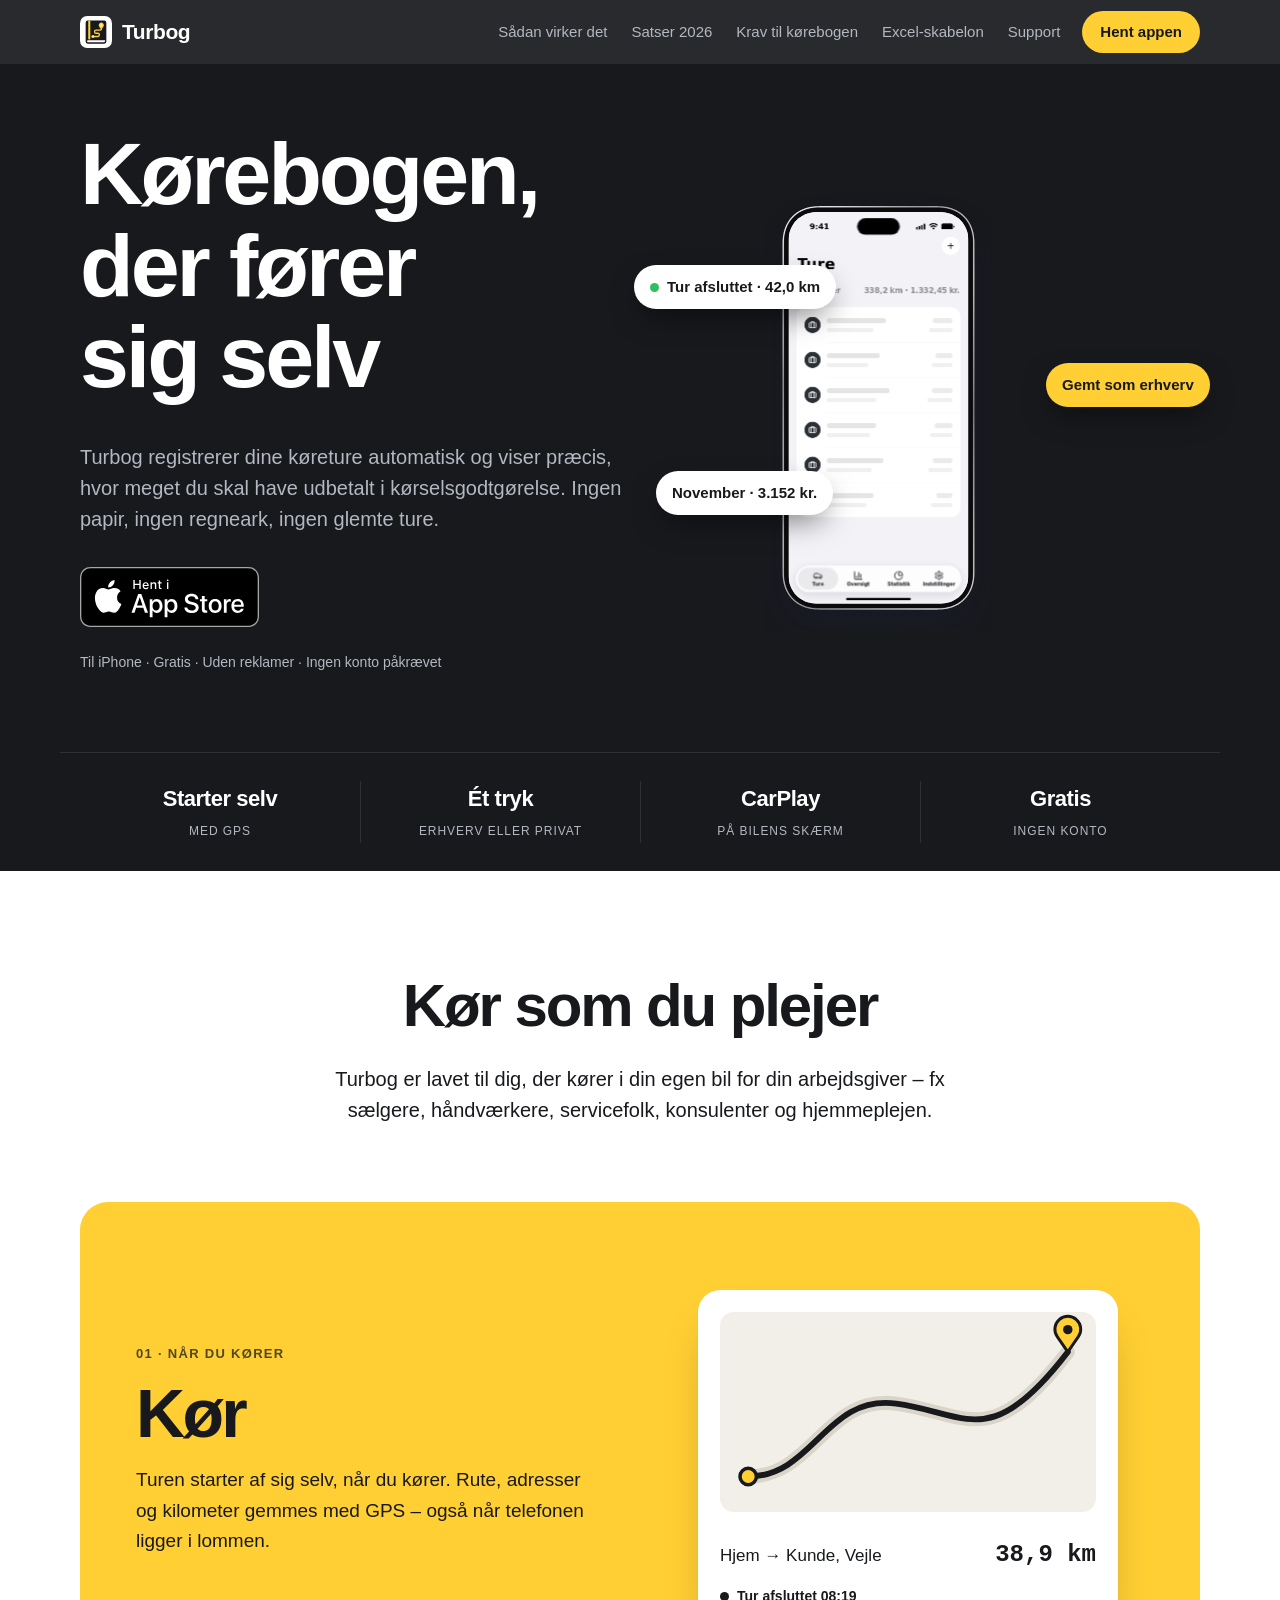
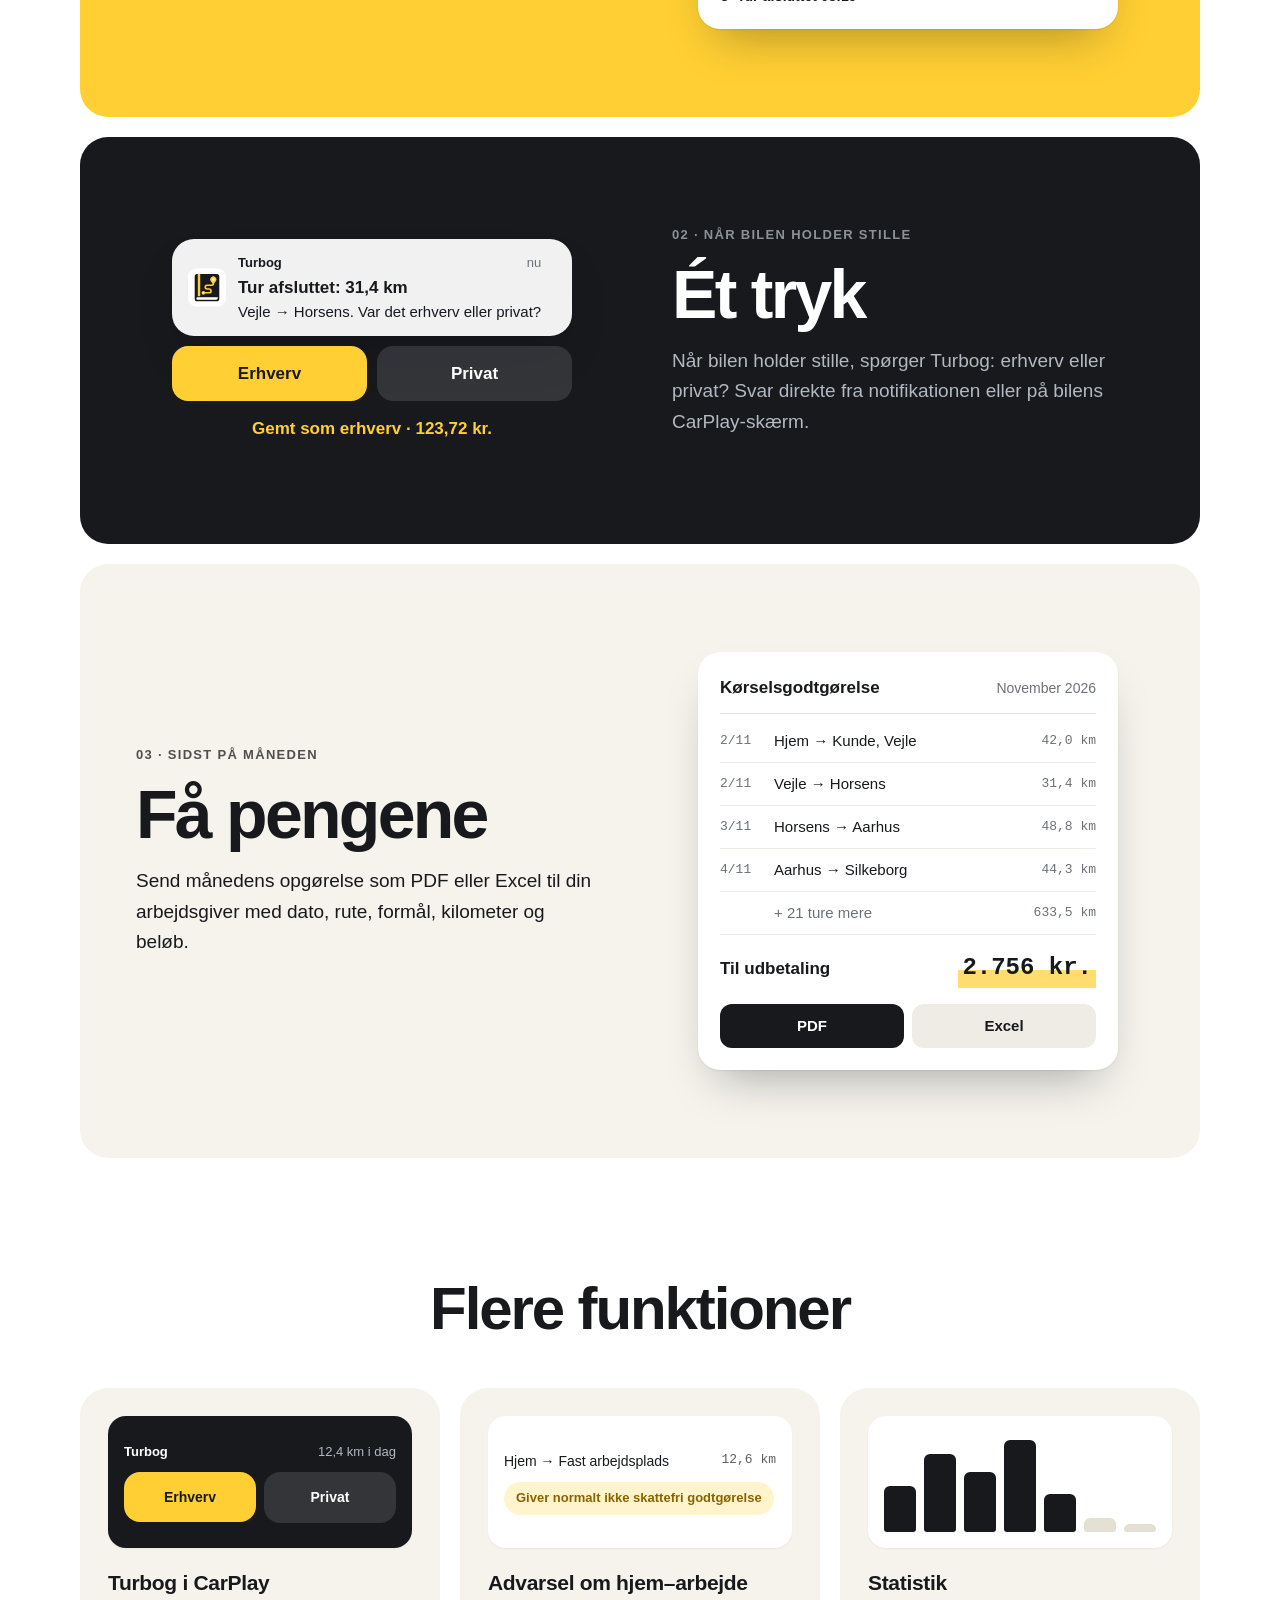
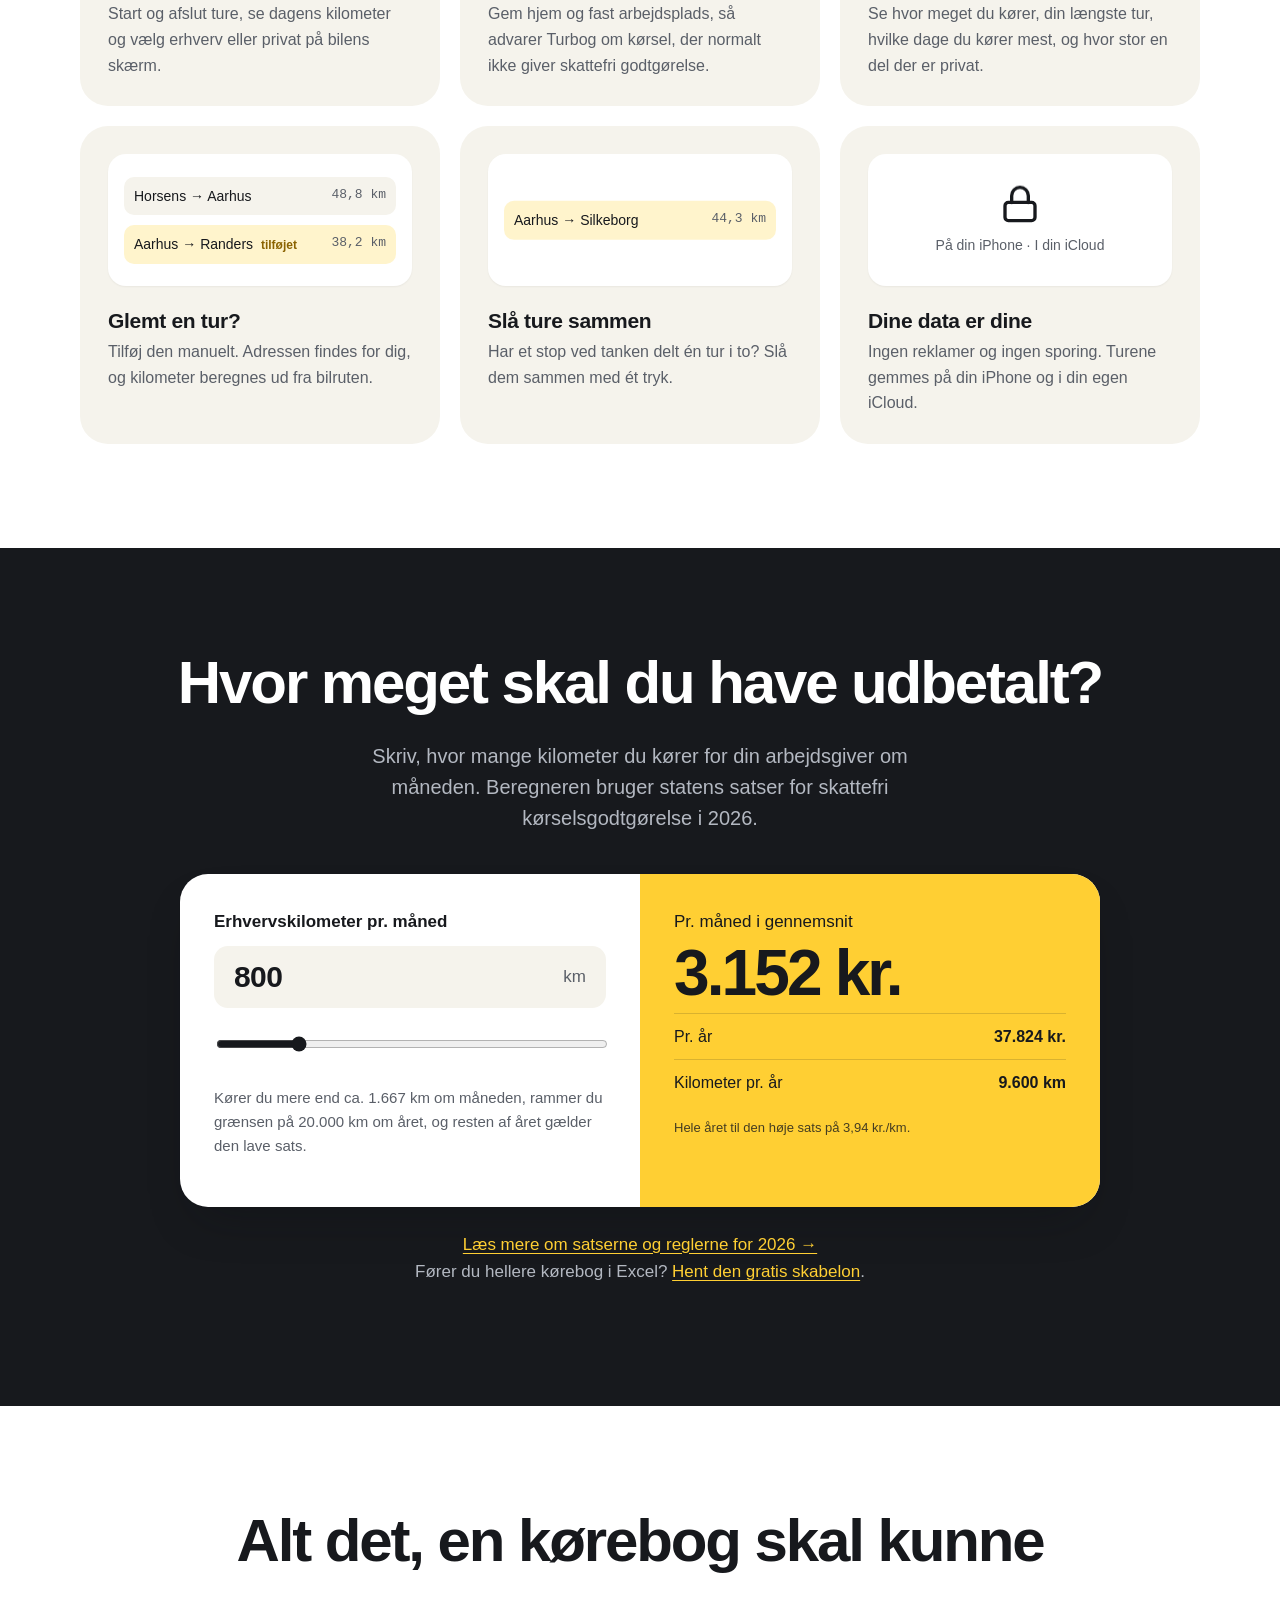
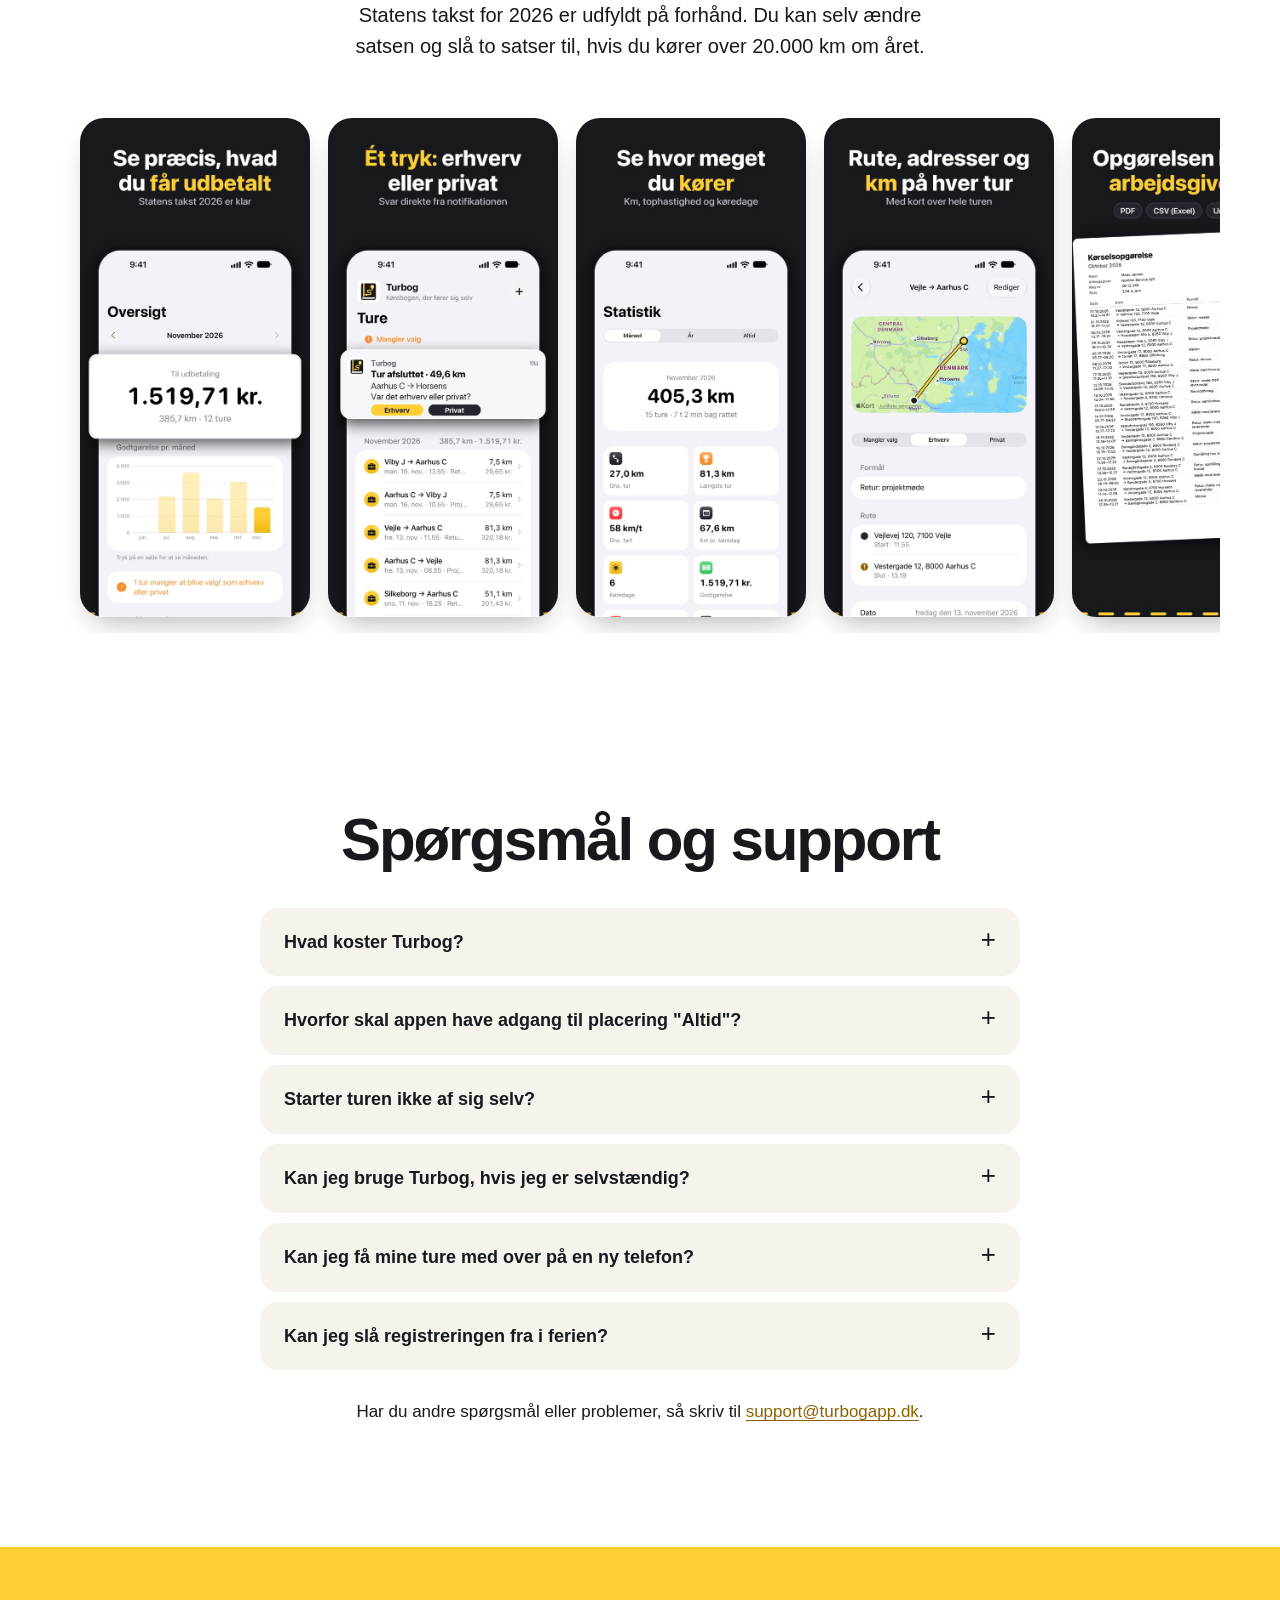
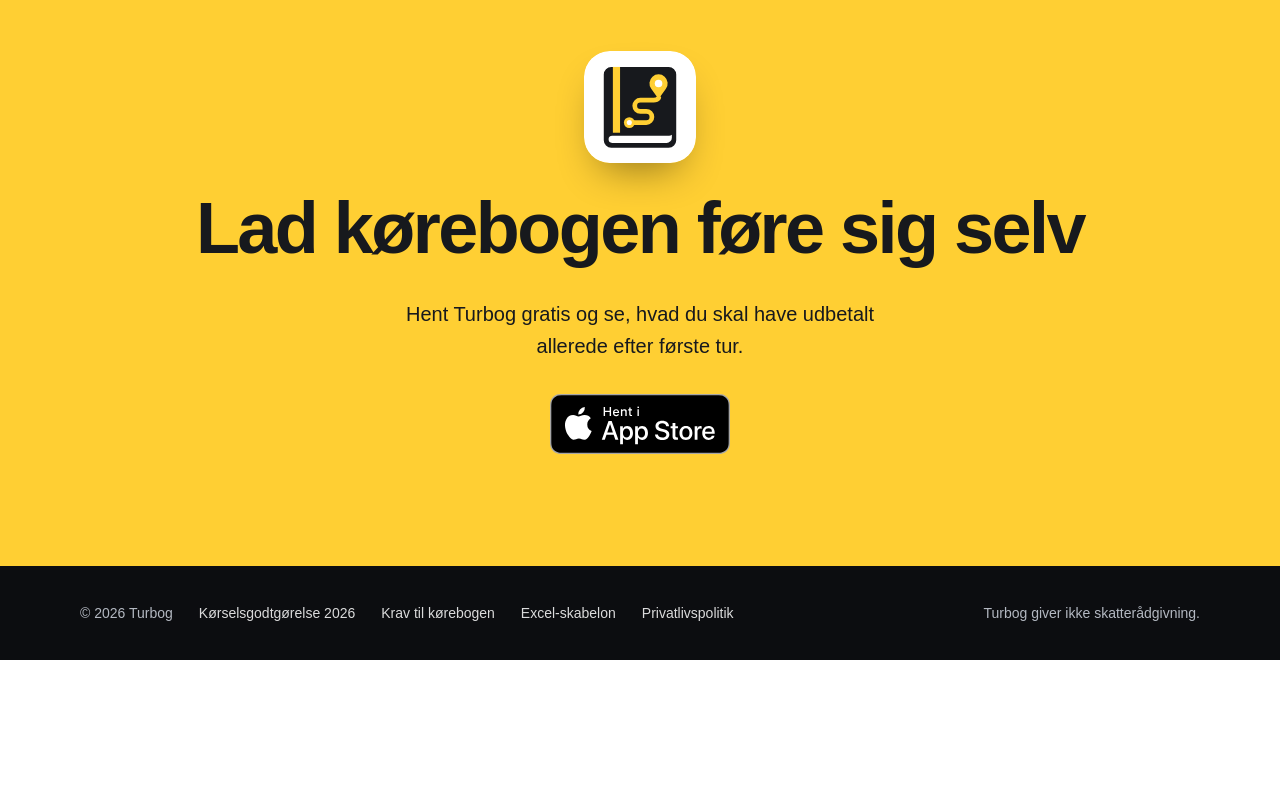
<file: index.html>
<!doctype html>
<html lang="da">
<head>
<meta charset="utf-8">
<meta name="viewport" content="width=device-width, initial-scale=1">
<title>Turbog – automatisk kørebog og kørselsgodtgørelse til iPhone</title>
<meta name="description" content="Gratis automatisk kørebog til iPhone. Registrerer dine ture med GPS, beregner kørselsgodtgørelse og laver opgørelsen til din arbejdsgiver.">
<meta property="og:title" content="Turbog – kørebogen, der fører sig selv">
<meta property="og:description" content="Gratis, automatisk kørebog til iPhone. Se præcis, hvad du får udbetalt i kørselsgodtgørelse.">
<meta property="og:image" content="https://turbogapp.dk/img/da-1-automatisk.jpg">
<meta property="og:type" content="website">
<meta property="og:url" content="https://turbogapp.dk/">
<meta property="og:locale" content="da_DK">
<meta name="apple-itunes-app" content="app-id=6831318578">
<link rel="icon" href="img/logo.svg" type="image/svg+xml">
<link rel="apple-touch-icon" href="img/logo-180.png">
<link rel="canonical" href="https://turbogapp.dk/">
<link rel="stylesheet" href="stageshow/stageshow.css">
<link rel="stylesheet" href="style.css">
<script type="application/ld+json">
{
  "@context": "https://schema.org",
  "@type": "SoftwareApplication",
  "name": "Turbog: Automatisk kørebog",
  "operatingSystem": "iOS",
  "applicationCategory": "BusinessApplication",
  "inLanguage": "da",
  "url": "https://apps.apple.com/dk/app/id6831318578",
  "sameAs": "https://turbogapp.dk/",
  "offers": { "@type": "Offer", "price": "0", "priceCurrency": "DKK" }
}
</script>
</head>
<body>

<header class="top">
  <div class="wrap">
    <a class="brand" href="./"><img src="img/logo.svg" alt="" width="34" height="34">Turbog</a>
    <nav>
      <a href="#saadan">Sådan virker det</a>
      <a href="korselsgodtgorelse-2026.html">Satser 2026</a>
      <a href="korebog-krav.html">Krav til kørebogen</a>
      <a href="korebog-skabelon.html">Excel-skabelon</a>
      <a href="#support">Support</a>
    </nav>
    <a class="btn small" href="https://apps.apple.com/dk/app/id6831318578">Hent appen</a>
  </div>
</header>

<main>
  <section class="hero">
    <div class="wrap hero-grid">
      <div class="hero-text">
        <h1>Kørebogen, der fører sig selv</h1>
        <p class="lead">Turbog registrerer dine køreture automatisk og viser præcis, hvor meget du skal have udbetalt i kørselsgodtgørelse. Ingen papir, ingen regneark, ingen glemte ture.</p>
        <a class="store-badge" href="https://apps.apple.com/dk/app/id6831318578"><img src="img/app-store-badge.svg" alt="Hent i App Store" width="180" height="60"></a>
        <p class="note">Til iPhone · Gratis · Uden reklamer · Ingen konto påkrævet</p>
      </div>
      <div class="hero-device">
        <div class="ss-hero" id="turbog-demo" aria-label="Animation af Turbog: en afsluttet tur strøges til erhverv, og månedens beløb tæller op"></div>
        <div class="boble b1" aria-hidden="true"><span class="prik"></span>Tur afsluttet · 42,0 km</div>
        <div class="boble b2" aria-hidden="true">Gemt som erhverv</div>
        <div class="boble b3" aria-hidden="true">November · 3.152 kr.</div>
      </div>
    </div>
    <ul class="facts wrap">
      <li><strong>Starter selv</strong><span>Med GPS</span></li>
      <li><strong>Ét tryk</strong><span>Erhverv eller privat</span></li>
      <li><strong>CarPlay</strong><span>På bilens skærm</span></li>
      <li><strong>Gratis</strong><span>Ingen konto</span></li>
    </ul>
  </section>

  <section class="intro" id="saadan">
    <div class="wrap center">
      <h2>Kør som du plejer</h2>
      <p class="lead">Turbog er lavet til dig, der kører i din egen bil for din arbejdsgiver – fx sælgere, håndværkere, servicefolk, konsulenter og hjemmeplejen.</p>
    </div>
  </section>

  <!-- Tre situationer. Hver har et lille stykke app, der spiller, når man ruller hen til det (anim.js) -->
  <section class="scene s-gul" data-anim>
    <div class="wrap scene-grid">
      <div class="scene-text">
        <p class="eyebrow">01 · Når du kører</p>
        <h3>Kør</h3>
        <p>Turen starter af sig selv, når du kører. Rute, adresser og kilometer gemmes med GPS – også når telefonen ligger i lommen.</p>
      </div>
      <div class="kort rute-kort" aria-hidden="true">
        <svg viewBox="0 0 320 170" class="kortet">
          <path class="vej" d="M24 140 C 80 140, 90 70, 150 78 S 230 120, 296 34"/>
          <path class="rute" d="M24 140 C 80 140, 90 70, 150 78 S 230 120, 296 34"/>
          <circle class="start" cx="24" cy="140" r="7"/>
          <g class="pin"><path d="M296 34 l-9 -13 a11 11 0 1 1 18 0 z"/><circle cx="296" cy="15" r="4"/></g>
        </svg>
        <div class="kort-row"><span>Hjem → Kunde, Vejle</span><strong><span data-count="42" data-dec="1">0,0</span> km</strong></div>
        <div class="status"><span class="prik"></span><span class="s-paa">Registrerer turen …</span><span class="s-slut">Tur afsluttet 08:19</span></div>
      </div>
    </div>
  </section>

  <section class="scene s-grafit" data-anim>
    <div class="wrap scene-grid vend">
      <div class="scene-text">
        <p class="eyebrow">02 · Når bilen holder stille</p>
        <h3>Ét tryk</h3>
        <p>Når bilen holder stille, spørger Turbog: erhverv eller privat? Svar direkte fra notifikationen eller på bilens CarPlay-skærm.</p>
      </div>
      <div class="notif-stak" aria-hidden="true">
        <div class="notif">
          <img src="img/logo.svg" alt="" width="38" height="38">
          <div>
            <div class="notif-top"><strong>Turbog</strong><span>nu</span></div>
            <div class="notif-titel">Tur afsluttet: 31,4 km</div>
            <div class="notif-tekst">Vejle → Horsens. Var det erhverv eller privat?</div>
          </div>
        </div>
        <div class="valg"><span class="v-erhverv">Erhverv</span><span>Privat</span></div>
        <div class="gemt">Gemt som erhverv · 123,72 kr.</div>
      </div>
    </div>
  </section>

  <section class="scene s-papir" data-anim>
    <div class="wrap scene-grid">
      <div class="scene-text">
        <p class="eyebrow">03 · Sidst på måneden</p>
        <h3>Få pengene</h3>
        <p>Send månedens opgørelse som PDF eller Excel til din arbejdsgiver med dato, rute, formål, kilometer og beløb.</p>
      </div>
      <div class="kort rapport" aria-hidden="true">
        <div class="rapport-top"><strong>Kørselsgodtgørelse</strong><span>November 2026</span></div>
        <ul>
          <li><span>2/11</span><span>Hjem → Kunde, Vejle</span><span>42,0 km</span></li>
          <li><span>2/11</span><span>Vejle → Horsens</span><span>31,4 km</span></li>
          <li><span>3/11</span><span>Horsens → Aarhus</span><span>48,8 km</span></li>
          <li><span>4/11</span><span>Aarhus → Silkeborg</span><span>44,3 km</span></li>
          <li class="flere"><span></span><span>+ 21 ture mere</span><span>633,5 km</span></li>
        </ul>
        <div class="rapport-sum"><span>Til udbetaling</span><strong><span data-count="3152">0</span> kr.</strong></div>
        <div class="rapport-knapper"><span>PDF</span><span>Excel</span></div>
      </div>
    </div>
  </section>

  <section class="mere">
    <div class="wrap">
      <h2 class="center">Flere funktioner</h2>
      <div class="bento">
        <article class="felt" data-anim>
          <div class="mini carplay" aria-hidden="true">
            <div class="cp-top"><span>Turbog</span><span>12,4 km i dag</span></div>
            <div class="cp-knapper"><span class="v-erhverv">Erhverv</span><span>Privat</span></div>
          </div>
          <h3>Turbog i CarPlay</h3>
          <p>Start og afslut ture, se dagens kilometer og vælg erhverv eller privat på bilens skærm.</p>
        </article>
        <article class="felt" data-anim>
          <div class="mini advarsel" aria-hidden="true">
            <div class="adv-linje"><span>Hjem → Fast arbejdsplads</span><span>12,6 km</span></div>
            <div class="adv-chip">Giver normalt ikke skattefri godtgørelse</div>
          </div>
          <h3>Advarsel om hjem–arbejde</h3>
          <p>Gem hjem og fast arbejdsplads, så advarer Turbog om kørsel, der normalt ikke giver skattefri godtgørelse.</p>
        </article>
        <article class="felt" data-anim>
          <div class="mini stat" aria-hidden="true">
            <span style="--h:46%"></span><span style="--h:78%"></span><span style="--h:60%"></span><span style="--h:92%"></span><span style="--h:38%"></span><span class="fri" style="--h:14%"></span><span class="fri" style="--h:8%"></span>
          </div>
          <h3>Statistik</h3>
          <p>Se hvor meget du kører, din længste tur, hvilke dage du kører mest, og hvor stor en del der er privat.</p>
        </article>
        <article class="felt" data-anim>
          <div class="mini glemt" aria-hidden="true">
            <div class="g-linje"><span>Horsens → Aarhus</span><span>48,8 km</span></div>
            <div class="g-linje ny"><span>Aarhus → Randers <em>tilføjet</em></span><span>38,2 km</span></div>
          </div>
          <h3>Glemt en tur?</h3>
          <p>Tilføj den manuelt. Adressen findes for dig, og kilometer beregnes ud fra bilruten.</p>
        </article>
        <article class="felt" data-anim>
          <div class="mini samlet" aria-hidden="true">
            <div class="g-linje del1"><span>Aarhus → Tank</span><span>11,9 km</span></div>
            <div class="g-linje del2"><span>Tank → Silkeborg</span><span>32,4 km</span></div>
            <div class="g-linje hel"><span>Aarhus → Silkeborg</span><span>44,3 km</span></div>
          </div>
          <h3>Slå ture sammen</h3>
          <p>Har et stop ved tanken delt én tur i to? Slå dem sammen med ét tryk.</p>
        </article>
        <article class="felt" data-anim>
          <div class="mini laas" aria-hidden="true">
            <svg viewBox="0 0 24 24"><rect width="18" height="11" x="3" y="11" rx="2"/><path d="M7 11V7a5 5 0 0 1 10 0v4"/></svg>
            <span>På din iPhone · I din iCloud</span>
          </div>
          <h3>Dine data er dine</h3>
          <p>Ingen reklamer og ingen sporing. Turene gemmes på din iPhone og i din egen iCloud.</p>
        </article>
      </div>
    </div>
  </section>

  <section class="regn" id="beregner">
    <div class="wrap">
      <div class="center">
        <h2>Hvor meget skal du have udbetalt?</h2>
        <p class="lead">Skriv, hvor mange kilometer du kører for din arbejdsgiver om måneden. Beregneren bruger statens satser for skattefri kørselsgodtgørelse i 2026.</p>
      </div>
      <div class="calc" data-calc>
        <div class="in">
          <label for="km">Erhvervskilometer pr. måned</label>
          <div class="field"><input id="km" type="number" inputmode="numeric" min="0" step="50" value="800"><span>km</span></div>
          <input type="range" min="0" max="4000" step="50" value="800" aria-label="Kilometer pr. måned">
          <p class="muted">Kører du mere end ca. 1.667 km om måneden, rammer du grænsen på 20.000 km om året, og resten af året gælder den lave sats.</p>
        </div>
        <div class="out" aria-live="polite">
          <div>Pr. måned i gennemsnit</div>
          <div class="big" data-out="month"></div>
          <div class="row"><span>Pr. år</span><strong data-out="year"></strong></div>
          <div class="row"><span>Kilometer pr. år</span><strong data-out="yearkm"></strong></div>
          <small data-out="note"></small>
        </div>
      </div>
      <p class="calc-links center"><a href="korselsgodtgorelse-2026.html">Læs mere om satserne og reglerne for 2026 →</a><br><span class="muted">Fører du hellere kørebog i Excel? <a href="korebog-skabelon.html">Hent den gratis skabelon</a>.</span></p>
    </div>
  </section>

  <section class="billeder">
    <div class="wrap">
      <h2 class="center">Alt det, en kørebog skal kunne</h2>
      <p class="lead center">Statens takst for 2026 er udfyldt på forhånd. Du kan selv ændre satsen og slå to satser til, hvis du kører over 20.000 km om året.</p>
      <div class="shots" tabindex="0" aria-label="Billeder fra appen">
        <img src="img/da-2-udbetalt.jpg" alt="Se præcis, hvad du får udbetalt" loading="lazy" width="900" height="1955">
        <img src="img/da-3-erhverv-privat.jpg" alt="Ét tryk: erhverv eller privat" loading="lazy" width="900" height="1955">
        <img src="img/da-8-statistik.jpg" alt="Se hvor meget du kører: km, tophastighed og køredage" loading="lazy" width="900" height="1955">
        <img src="img/da-4-rute.jpg" alt="Rute, adresser og km på hver tur" loading="lazy" width="900" height="1955">
        <img src="img/da-5-opgoerelse.jpg" alt="Opgørelsen klar til arbejdsgiveren" loading="lazy" width="900" height="1955">
        <img src="img/da-6-glemt-tur.jpg" alt="Glemt en tur? Tilføj den på sekunder" loading="lazy" width="900" height="1955">
        <img src="img/da-7-gratis.jpg" alt="Gratis, uden reklamer, uden konto" loading="lazy" width="900" height="1955">
      </div>
    </div>
  </section>

  <section id="support">
    <div class="wrap faq">
      <h2 class="center">Spørgsmål og support</h2>
      <details>
        <summary>Hvad koster Turbog?</summary>
        <p>Turbog er gratis. Der er ingen reklamer, og du behøver ikke oprette en konto.</p>
      </details>
      <details>
        <summary>Hvorfor skal appen have adgang til placering "Altid"?</summary>
        <p>Så ture kan registreres, uden at du åbner appen. Placeringen bliver på din telefon og i din egen iCloud.</p>
      </details>
      <details>
        <summary>Starter turen ikke af sig selv?</summary>
        <p>Tjek under Indstillinger → Turbog på din iPhone, at placering står til "Altid", og at Bevægelse og fitness er slået til. Du kan altid starte en tur med + i appen.</p>
      </details>
      <details>
        <summary>Kan jeg bruge Turbog, hvis jeg er selvstændig?</summary>
        <p>Ja, du kan bruge den som kørebog. Satserne og opgørelsen i appen er dog lavet til lønmodtagere, der får skattefri kørselsgodtgørelse fra deres arbejdsgiver.</p>
      </details>
      <details>
        <summary>Kan jeg få mine ture med over på en ny telefon?</summary>
        <p>Ja. Turene ligger i din iCloud, når du er logget ind med samme Apple-id.</p>
      </details>
      <details>
        <summary>Kan jeg slå registreringen fra i ferien?</summary>
        <p>Ja. Slå "Al kørsel er privat" til under Indstillinger. Så gemmes turene som private, og du bliver ikke spurgt.</p>
      </details>
      <p class="support-mail">Har du andre spørgsmål eller problemer, så skriv til <a href="mailto:support@turbogapp.dk">support@turbogapp.dk</a>.</p>
    </div>
  </section>

  <section class="cta">
    <div class="wrap center">
      <img class="cta-logo" src="img/logo.svg" alt="" width="112" height="112">
      <h2>Lad kørebogen føre sig selv</h2>
      <p>Hent Turbog gratis og se, hvad du skal have udbetalt allerede efter første tur.</p>
      <a class="store-badge" href="https://apps.apple.com/dk/app/id6831318578"><img src="img/app-store-badge.svg" alt="Hent i App Store" width="180" height="60"></a>
    </div>
  </section>
</main>

<footer>
  <div class="wrap">
    <span>© 2026 Turbog</span>
    <a href="korselsgodtgorelse-2026.html">Kørselsgodtgørelse 2026</a>
    <a href="korebog-krav.html">Krav til kørebogen</a>
    <a href="korebog-skabelon.html">Excel-skabelon</a>
    <a href="privacy.html">Privatlivspolitik</a>
    <span class="spacer"></span>
    <span>Turbog giver ikke skatterådgivning.</span>
  </div>
</footer>

<script src="calc.js"></script>
<script src="anim.js" defer></script>
<script type="module" src="stageshow/turbog-demo.js"></script>
<!-- GoatCounter: tæller besøgende uden cookies. Værtsnavnet sættes foran stien, så én konto dækker alle sider. -->
<script>window.goatcounter = { path: function (p) { return location.host + p } }</script>
<script data-goatcounter="https://emilegholm.goatcounter.com/count" async src="//gc.zgo.at/count.js"></script>
</body>
</html>
</file>
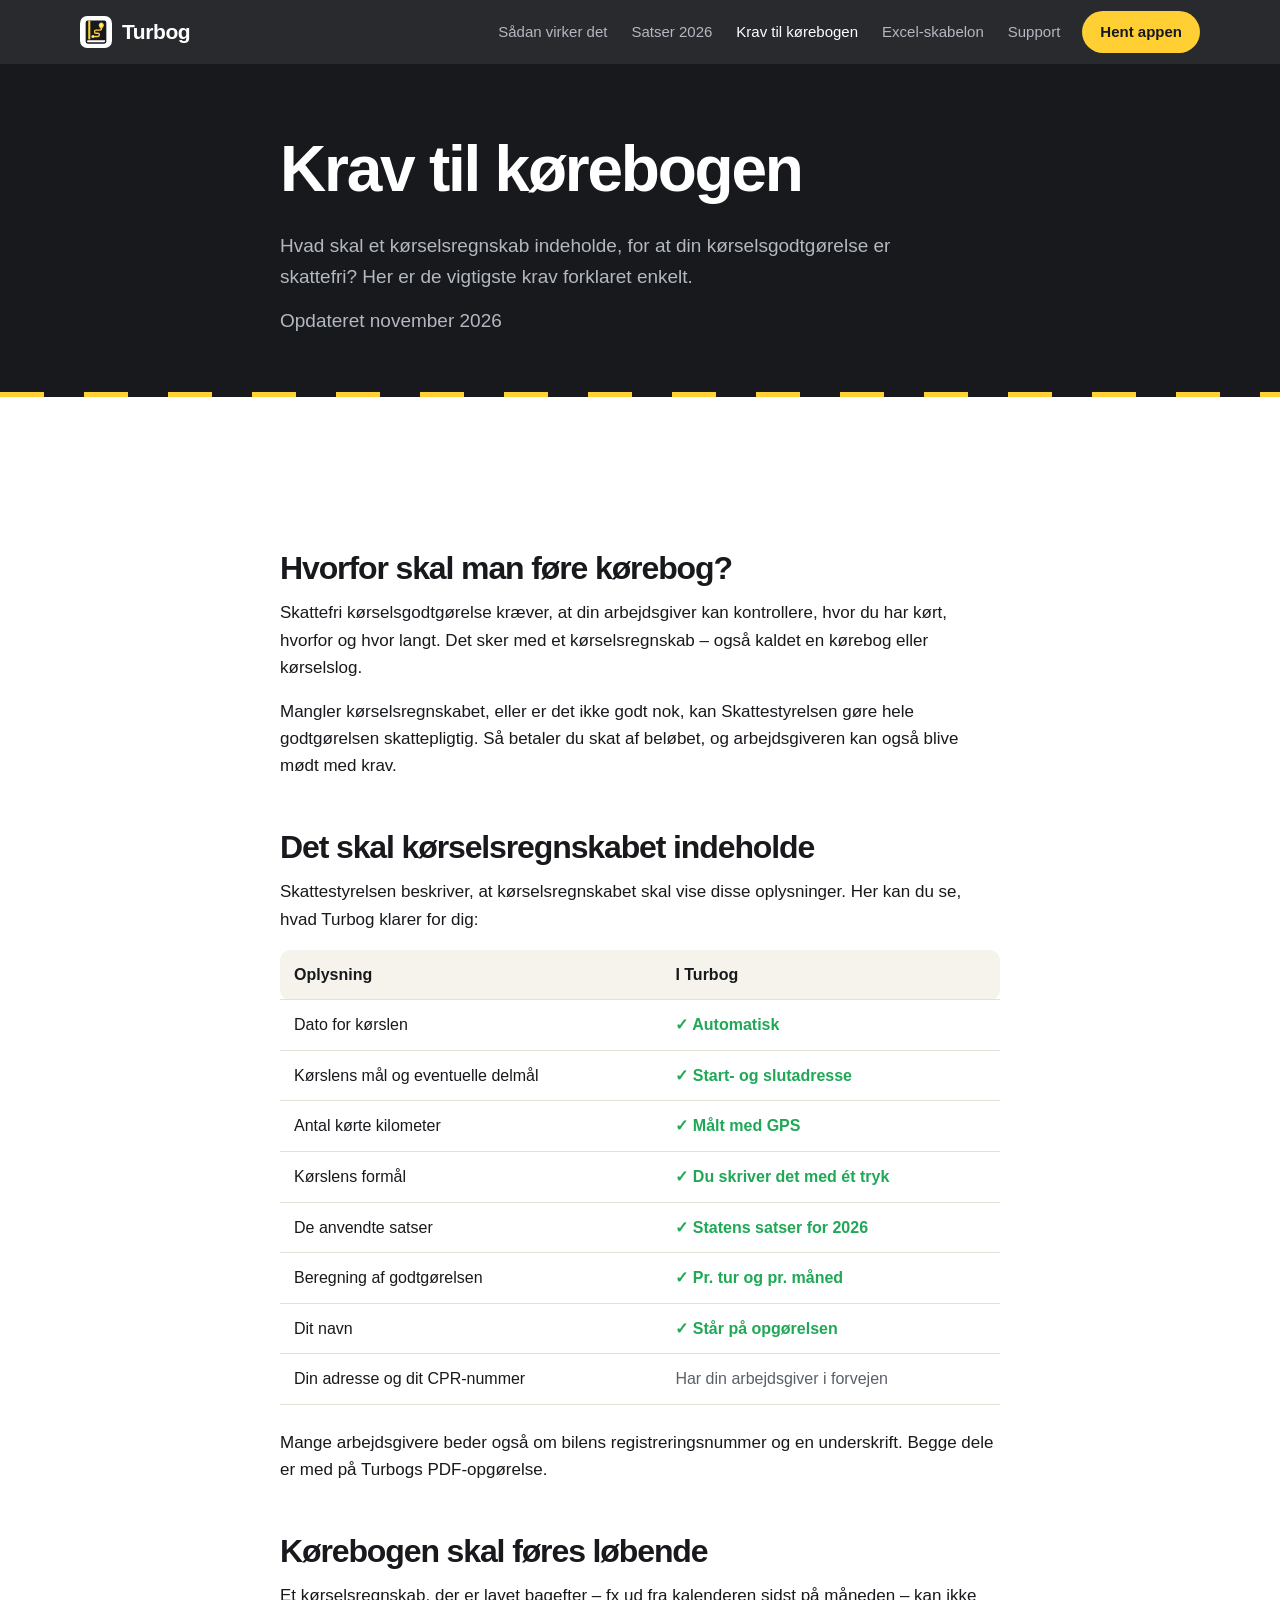
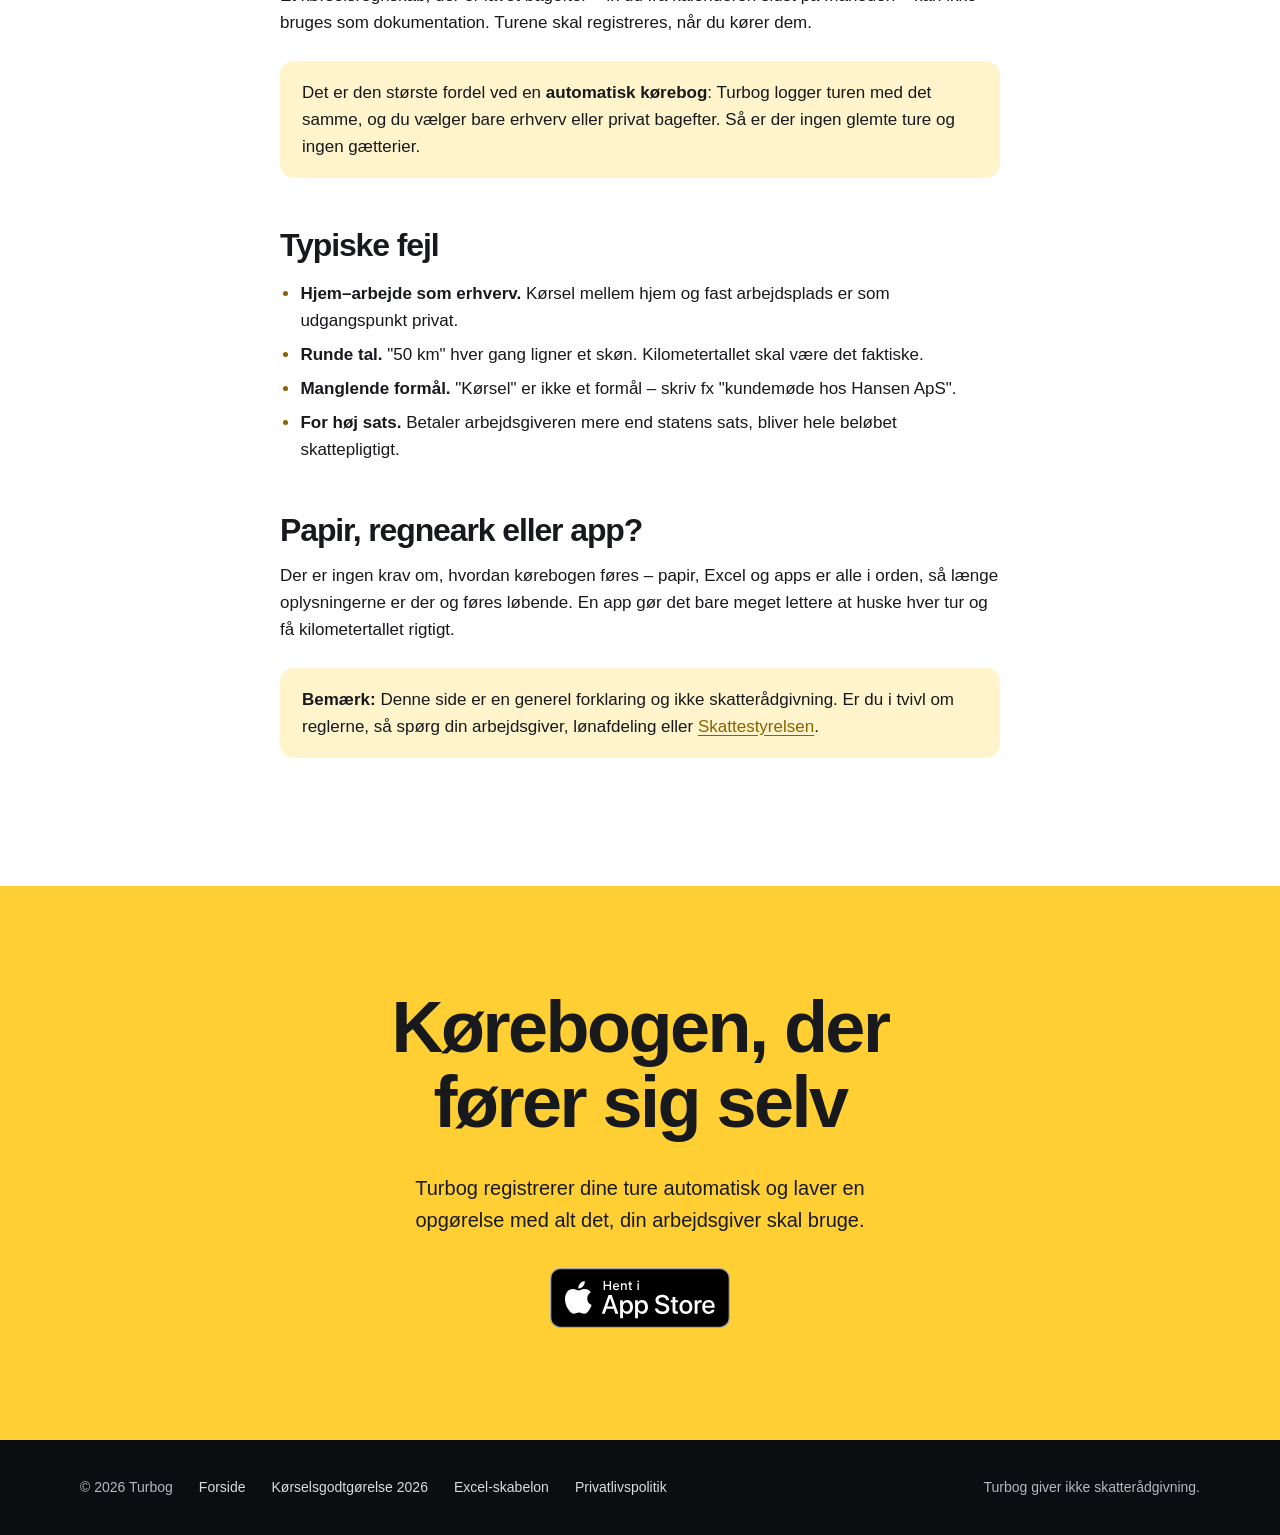
<file: korebog-krav.html>
<!doctype html>
<html lang="da">
<head>
<meta charset="utf-8">
<meta name="viewport" content="width=device-width, initial-scale=1">
<title>Krav til kørebog og kørselsregnskab | Turbog</title>
<meta name="description" content="Hvad skal en kørebog indeholde, for at kørselsgodtgørelsen er skattefri? Se Skattestyrelsens krav, og hvordan en automatisk kørebog hjælper.">
<meta property="og:title" content="Krav til kørebog og kørselsregnskab">
<meta property="og:description" content="Se hvad kørselsregnskabet skal indeholde, så din kørselsgodtgørelse er skattefri.">
<meta property="og:type" content="article">
<meta property="og:url" content="https://turbogapp.dk/korebog-krav.html">
<meta property="og:image" content="https://turbogapp.dk/img/da-5-opgoerelse.jpg">
<meta property="og:locale" content="da_DK">
<meta name="apple-itunes-app" content="app-id=6831318578">
<link rel="icon" href="img/logo.svg" type="image/svg+xml">
<link rel="canonical" href="https://turbogapp.dk/korebog-krav.html">
<link rel="stylesheet" href="style.css">
<style>
  .check { color: #1fa855; font-weight: 700; }
  .self { color: var(--muted); }
</style>
<script type="application/ld+json">
{
  "@context": "https://schema.org",
  "@graph": [
    {
      "@type": "Article",
      "headline": "Krav til kørebog og kørselsregnskab",
      "inLanguage": "da",
      "datePublished": "2026-11-12",
      "dateModified": "2026-11-12",
      "author": { "@type": "Organization", "name": "Turbog", "url": "https://turbogapp.dk/" },
      "mainEntityOfPage": "https://turbogapp.dk/korebog-krav.html"
    },
    {
      "@type": "BreadcrumbList",
      "itemListElement": [
        { "@type": "ListItem", "position": 1, "name": "Turbog", "item": "https://turbogapp.dk/" },
        { "@type": "ListItem", "position": 2, "name": "Krav til kørebogen", "item": "https://turbogapp.dk/korebog-krav.html" }
      ]
    }
  ]
}
</script>
</head>
<body>

<header class="top">
  <div class="wrap">
    <a class="brand" href="./"><img src="img/logo.svg" alt="" width="34" height="34">Turbog</a>
    <nav>
      <a href="./#saadan">Sådan virker det</a>
      <a href="korselsgodtgorelse-2026.html">Satser 2026</a>
      <a href="korebog-krav.html" aria-current="page">Krav til kørebogen</a>
      <a href="korebog-skabelon.html">Excel-skabelon</a>
      <a href="./#support">Support</a>
    </nav>
    <a class="btn small" href="https://apps.apple.com/dk/app/id6831318578">Hent appen</a>
  </div>
</header>

<main>
  <div class="page-head">
    <div class="wrap narrow">
      <h1>Krav til kørebogen</h1>
      <p>Hvad skal et kørselsregnskab indeholde, for at din kørselsgodtgørelse er skattefri? Her er de vigtigste krav forklaret enkelt.</p>
      <p class="updated">Opdateret november 2026</p>
    </div>
  </div>

  <section>
    <div class="wrap narrow article">
      <h2 class="mt-0">Hvorfor skal man føre kørebog?</h2>
      <p>Skattefri kørselsgodtgørelse kræver, at din arbejdsgiver kan kontrollere, hvor du har kørt, hvorfor og hvor langt. Det sker med et kørselsregnskab – også kaldet en kørebog eller kørselslog.</p>
      <p>Mangler kørselsregnskabet, eller er det ikke godt nok, kan Skattestyrelsen gøre hele godtgørelsen skattepligtig. Så betaler du skat af beløbet, og arbejdsgiveren kan også blive mødt med krav.</p>

      <h2>Det skal kørselsregnskabet indeholde</h2>
      <p>Skattestyrelsen beskriver, at kørselsregnskabet skal vise disse oplysninger. Her kan du se, hvad Turbog klarer for dig:</p>
      <table>
        <thead><tr><th>Oplysning</th><th>I Turbog</th></tr></thead>
        <tbody>
          <tr><td>Dato for kørslen</td><td class="check">✓ Automatisk</td></tr>
          <tr><td>Kørslens mål og eventuelle delmål</td><td class="check">✓ Start- og slutadresse</td></tr>
          <tr><td>Antal kørte kilometer</td><td class="check">✓ Målt med GPS</td></tr>
          <tr><td>Kørslens formål</td><td class="check">✓ Du skriver det med ét tryk</td></tr>
          <tr><td>De anvendte satser</td><td class="check">✓ Statens satser for 2026</td></tr>
          <tr><td>Beregning af godtgørelsen</td><td class="check">✓ Pr. tur og pr. måned</td></tr>
          <tr><td>Dit navn</td><td class="check">✓ Står på opgørelsen</td></tr>
          <tr><td>Din adresse og dit CPR-nummer</td><td class="self">Har din arbejdsgiver i forvejen</td></tr>
        </tbody>
      </table>
      <p>Mange arbejdsgivere beder også om bilens registreringsnummer og en underskrift. Begge dele er med på Turbogs PDF-opgørelse.</p>

      <h2>Kørebogen skal føres løbende</h2>
      <p>Et kørselsregnskab, der er lavet bagefter – fx ud fra kalenderen sidst på måneden – kan ikke bruges som dokumentation. Turene skal registreres, når du kører dem.</p>
      <div class="box">Det er den største fordel ved en <strong>automatisk kørebog</strong>: Turbog logger turen med det samme, og du vælger bare erhverv eller privat bagefter. Så er der ingen glemte ture og ingen gætterier.</div>

      <h2>Typiske fejl</h2>
      <ul>
        <li><strong>Hjem–arbejde som erhverv.</strong> Kørsel mellem hjem og fast arbejdsplads er som udgangspunkt privat.</li>
        <li><strong>Runde tal.</strong> "50 km" hver gang ligner et skøn. Kilometertallet skal være det faktiske.</li>
        <li><strong>Manglende formål.</strong> "Kørsel" er ikke et formål – skriv fx "kundemøde hos Hansen ApS".</li>
        <li><strong>For høj sats.</strong> Betaler arbejdsgiveren mere end statens sats, bliver hele beløbet skattepligtigt.</li>
      </ul>

      <h2>Papir, regneark eller app?</h2>
      <p>Der er ingen krav om, hvordan kørebogen føres – papir, Excel og apps er alle i orden, så længe oplysningerne er der og føres løbende. En app gør det bare meget lettere at huske hver tur og få kilometertallet rigtigt.</p>

      <div class="box">
        <strong>Bemærk:</strong> Denne side er en generel forklaring og ikke skatterådgivning. Er du i tvivl om reglerne, så spørg din arbejdsgiver, lønafdeling eller <a href="https://skat.dk">Skattestyrelsen</a>.
      </div>
    </div>
  </section>

  <section class="cta">
    <div class="wrap narrow">
      <h2>Kørebogen, der fører sig selv</h2>
      <p>Turbog registrerer dine ture automatisk og laver en opgørelse med alt det, din arbejdsgiver skal bruge.</p>
      <a class="store-badge" href="https://apps.apple.com/dk/app/id6831318578"><img src="img/app-store-badge.svg" alt="Hent i App Store" width="180" height="60"></a>
    </div>
  </section>
</main>

<footer>
  <div class="wrap">
    <span>© 2026 Turbog</span>
    <a href="./">Forside</a>
    <a href="korselsgodtgorelse-2026.html">Kørselsgodtgørelse 2026</a>
    <a href="korebog-skabelon.html">Excel-skabelon</a>
    <a href="privacy.html">Privatlivspolitik</a>
    <span class="spacer"></span>
    <span>Turbog giver ikke skatterådgivning.</span>
  </div>
</footer>

<!-- GoatCounter: tæller besøgende uden cookies. Værtsnavnet sættes foran stien, så én konto dækker alle sider. -->
<script>window.goatcounter = { path: function (p) { return location.host + p } }</script>
<script data-goatcounter="https://emilegholm.goatcounter.com/count" async src="//gc.zgo.at/count.js"></script>
</body>
</html>
</file>
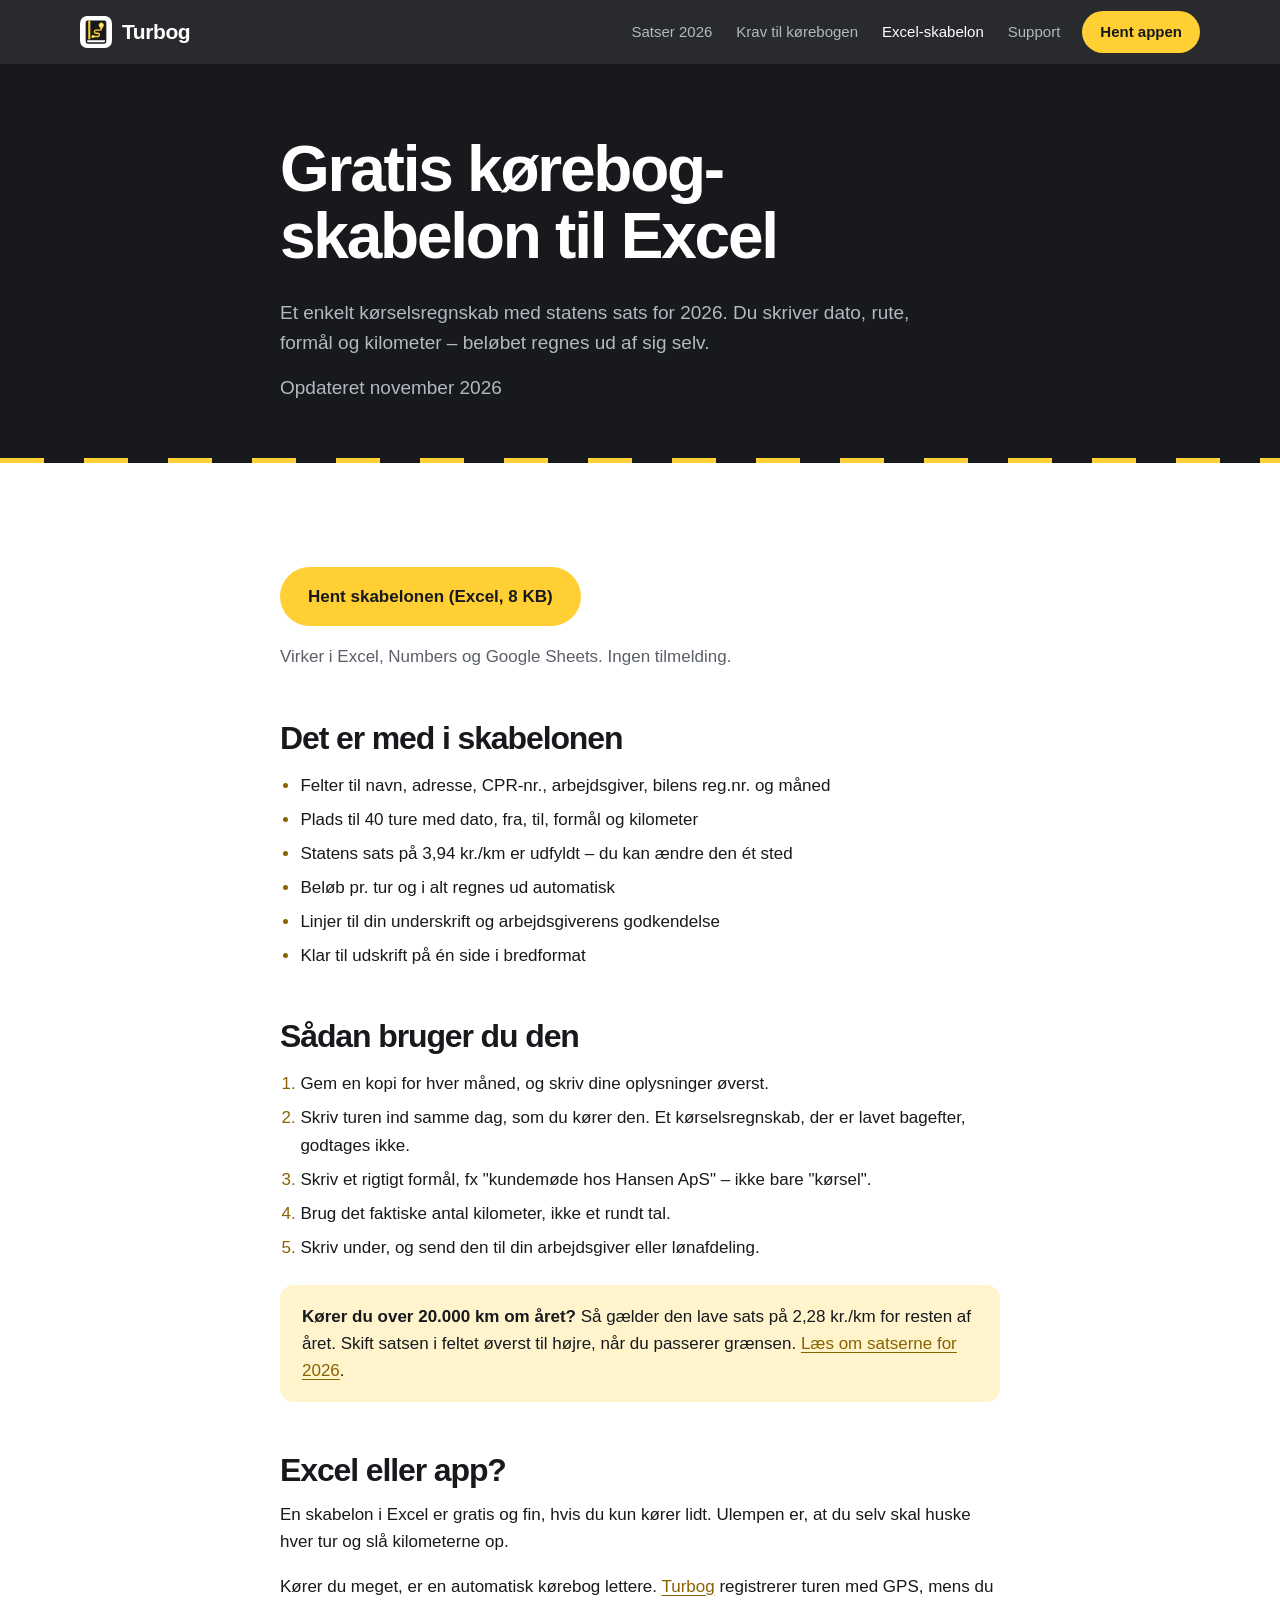
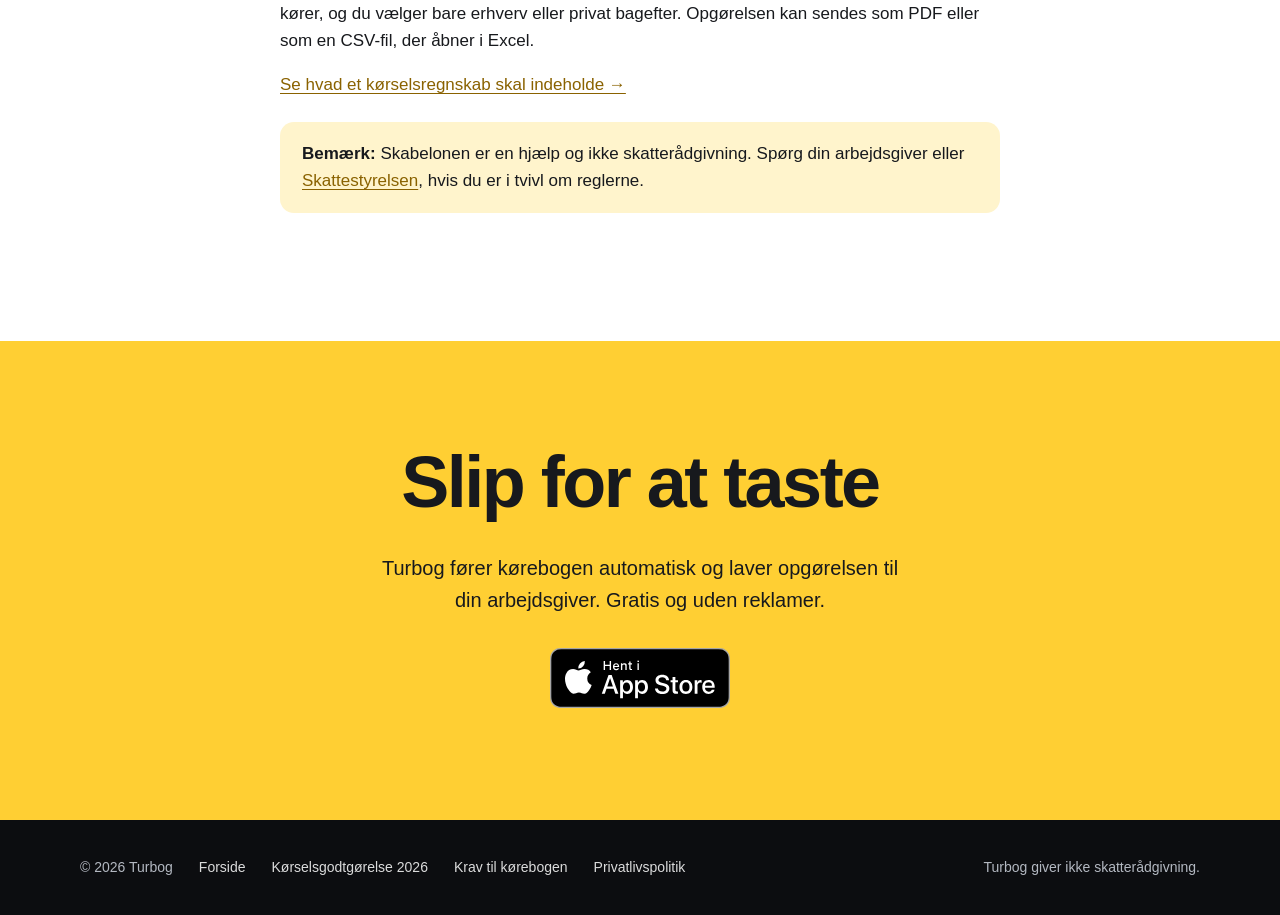
<file: korebog-skabelon.html>
<!doctype html>
<html lang="da">
<head>
<meta charset="utf-8">
<meta name="viewport" content="width=device-width, initial-scale=1">
<title>Gratis kørebog-skabelon til Excel 2026 | Turbog</title>
<meta name="description" content="Hent en gratis kørebog-skabelon til Excel med statens sats for 2026. Felter til dato, rute, formål og km – beløbet regnes ud automatisk.">
<meta property="og:title" content="Gratis kørebog-skabelon til Excel 2026">
<meta property="og:description" content="Kørselsregnskab i Excel med statens sats for 2026. Beløbet regnes ud automatisk.">
<meta property="og:type" content="article">
<meta property="og:url" content="https://turbogapp.dk/korebog-skabelon.html">
<meta property="og:image" content="https://turbogapp.dk/img/da-5-opgoerelse.jpg">
<meta property="og:locale" content="da_DK">
<meta name="apple-itunes-app" content="app-id=6831318578">
<link rel="icon" href="img/logo.svg" type="image/svg+xml">
<link rel="canonical" href="https://turbogapp.dk/korebog-skabelon.html">
<link rel="stylesheet" href="style.css">
<script type="application/ld+json">
{
  "@context": "https://schema.org",
  "@graph": [
    {
      "@type": "Article",
      "headline": "Gratis kørebog-skabelon til Excel 2026",
      "inLanguage": "da",
      "datePublished": "2026-11-12",
      "dateModified": "2026-11-12",
      "author": { "@type": "Organization", "name": "Turbog", "url": "https://turbogapp.dk/" },
      "mainEntityOfPage": "https://turbogapp.dk/korebog-skabelon.html"
    },
    {
      "@type": "BreadcrumbList",
      "itemListElement": [
        { "@type": "ListItem", "position": 1, "name": "Turbog", "item": "https://turbogapp.dk/" },
        { "@type": "ListItem", "position": 2, "name": "Kørebog-skabelon", "item": "https://turbogapp.dk/korebog-skabelon.html" }
      ]
    }
  ]
}
</script>
</head>
<body>

<header class="top">
  <div class="wrap">
    <a class="brand" href="./"><img src="img/logo.svg" alt="" width="34" height="34">Turbog</a>
    <nav>
      <a href="korselsgodtgorelse-2026.html">Satser 2026</a>
      <a href="korebog-krav.html">Krav til kørebogen</a>
      <a href="korebog-skabelon.html" aria-current="page">Excel-skabelon</a>
      <a href="./#support">Support</a>
    </nav>
    <a class="btn small" href="https://apps.apple.com/dk/app/id6831318578">Hent appen</a>
  </div>
</header>

<main>
  <div class="page-head">
    <div class="wrap narrow">
      <h1>Gratis kørebog-skabelon til Excel</h1>
      <p>Et enkelt kørselsregnskab med statens sats for 2026. Du skriver dato, rute, formål og kilometer – beløbet regnes ud af sig selv.</p>
      <p class="updated">Opdateret november 2026</p>
    </div>
  </div>

  <section>
    <div class="wrap narrow article">
      <p><a class="btn" href="korebog-skabelon-2026.xlsx" download>Hent skabelonen (Excel, 8 KB)</a></p>
      <p class="muted">Virker i Excel, Numbers og Google Sheets. Ingen tilmelding.</p>

      <h2>Det er med i skabelonen</h2>
      <ul>
        <li>Felter til navn, adresse, CPR-nr., arbejdsgiver, bilens reg.nr. og måned</li>
        <li>Plads til 40 ture med dato, fra, til, formål og kilometer</li>
        <li>Statens sats på 3,94 kr./km er udfyldt – du kan ændre den ét sted</li>
        <li>Beløb pr. tur og i alt regnes ud automatisk</li>
        <li>Linjer til din underskrift og arbejdsgiverens godkendelse</li>
        <li>Klar til udskrift på én side i bredformat</li>
      </ul>

      <h2>Sådan bruger du den</h2>
      <ol>
        <li>Gem en kopi for hver måned, og skriv dine oplysninger øverst.</li>
        <li>Skriv turen ind samme dag, som du kører den. Et kørselsregnskab, der er lavet bagefter, godtages ikke.</li>
        <li>Skriv et rigtigt formål, fx "kundemøde hos Hansen ApS" – ikke bare "kørsel".</li>
        <li>Brug det faktiske antal kilometer, ikke et rundt tal.</li>
        <li>Skriv under, og send den til din arbejdsgiver eller lønafdeling.</li>
      </ol>

      <div class="box"><strong>Kører du over 20.000 km om året?</strong> Så gælder den lave sats på 2,28 kr./km for resten af året. Skift satsen i feltet øverst til højre, når du passerer grænsen. <a href="korselsgodtgorelse-2026.html">Læs om satserne for 2026</a>.</div>

      <h2>Excel eller app?</h2>
      <p>En skabelon i Excel er gratis og fin, hvis du kun kører lidt. Ulempen er, at du selv skal huske hver tur og slå kilometerne op.</p>
      <p>Kører du meget, er en automatisk kørebog lettere. <a href="./">Turbog</a> registrerer turen med GPS, mens du kører, og du vælger bare erhverv eller privat bagefter. Opgørelsen kan sendes som PDF eller som en CSV-fil, der åbner i Excel.</p>

      <p><a href="korebog-krav.html">Se hvad et kørselsregnskab skal indeholde →</a></p>

      <div class="box">
        <strong>Bemærk:</strong> Skabelonen er en hjælp og ikke skatterådgivning. Spørg din arbejdsgiver eller <a href="https://skat.dk">Skattestyrelsen</a>, hvis du er i tvivl om reglerne.
      </div>
    </div>
  </section>

  <section class="cta">
    <div class="wrap narrow">
      <h2>Slip for at taste</h2>
      <p>Turbog fører kørebogen automatisk og laver opgørelsen til din arbejdsgiver. Gratis og uden reklamer.</p>
      <a class="store-badge" href="https://apps.apple.com/dk/app/id6831318578"><img src="img/app-store-badge.svg" alt="Hent i App Store" width="180" height="60"></a>
    </div>
  </section>
</main>

<footer>
  <div class="wrap">
    <span>© 2026 Turbog</span>
    <a href="./">Forside</a>
    <a href="korselsgodtgorelse-2026.html">Kørselsgodtgørelse 2026</a>
    <a href="korebog-krav.html">Krav til kørebogen</a>
    <a href="privacy.html">Privatlivspolitik</a>
    <span class="spacer"></span>
    <span>Turbog giver ikke skatterådgivning.</span>
  </div>
</footer>

<!-- GoatCounter: tæller besøgende uden cookies. Værtsnavnet sættes foran stien, så én konto dækker alle sider. -->
<script>window.goatcounter = { path: function (p) { return location.host + p } }</script>
<script data-goatcounter="https://emilegholm.goatcounter.com/count" async src="//gc.zgo.at/count.js"></script>
</body>
</html>
</file>
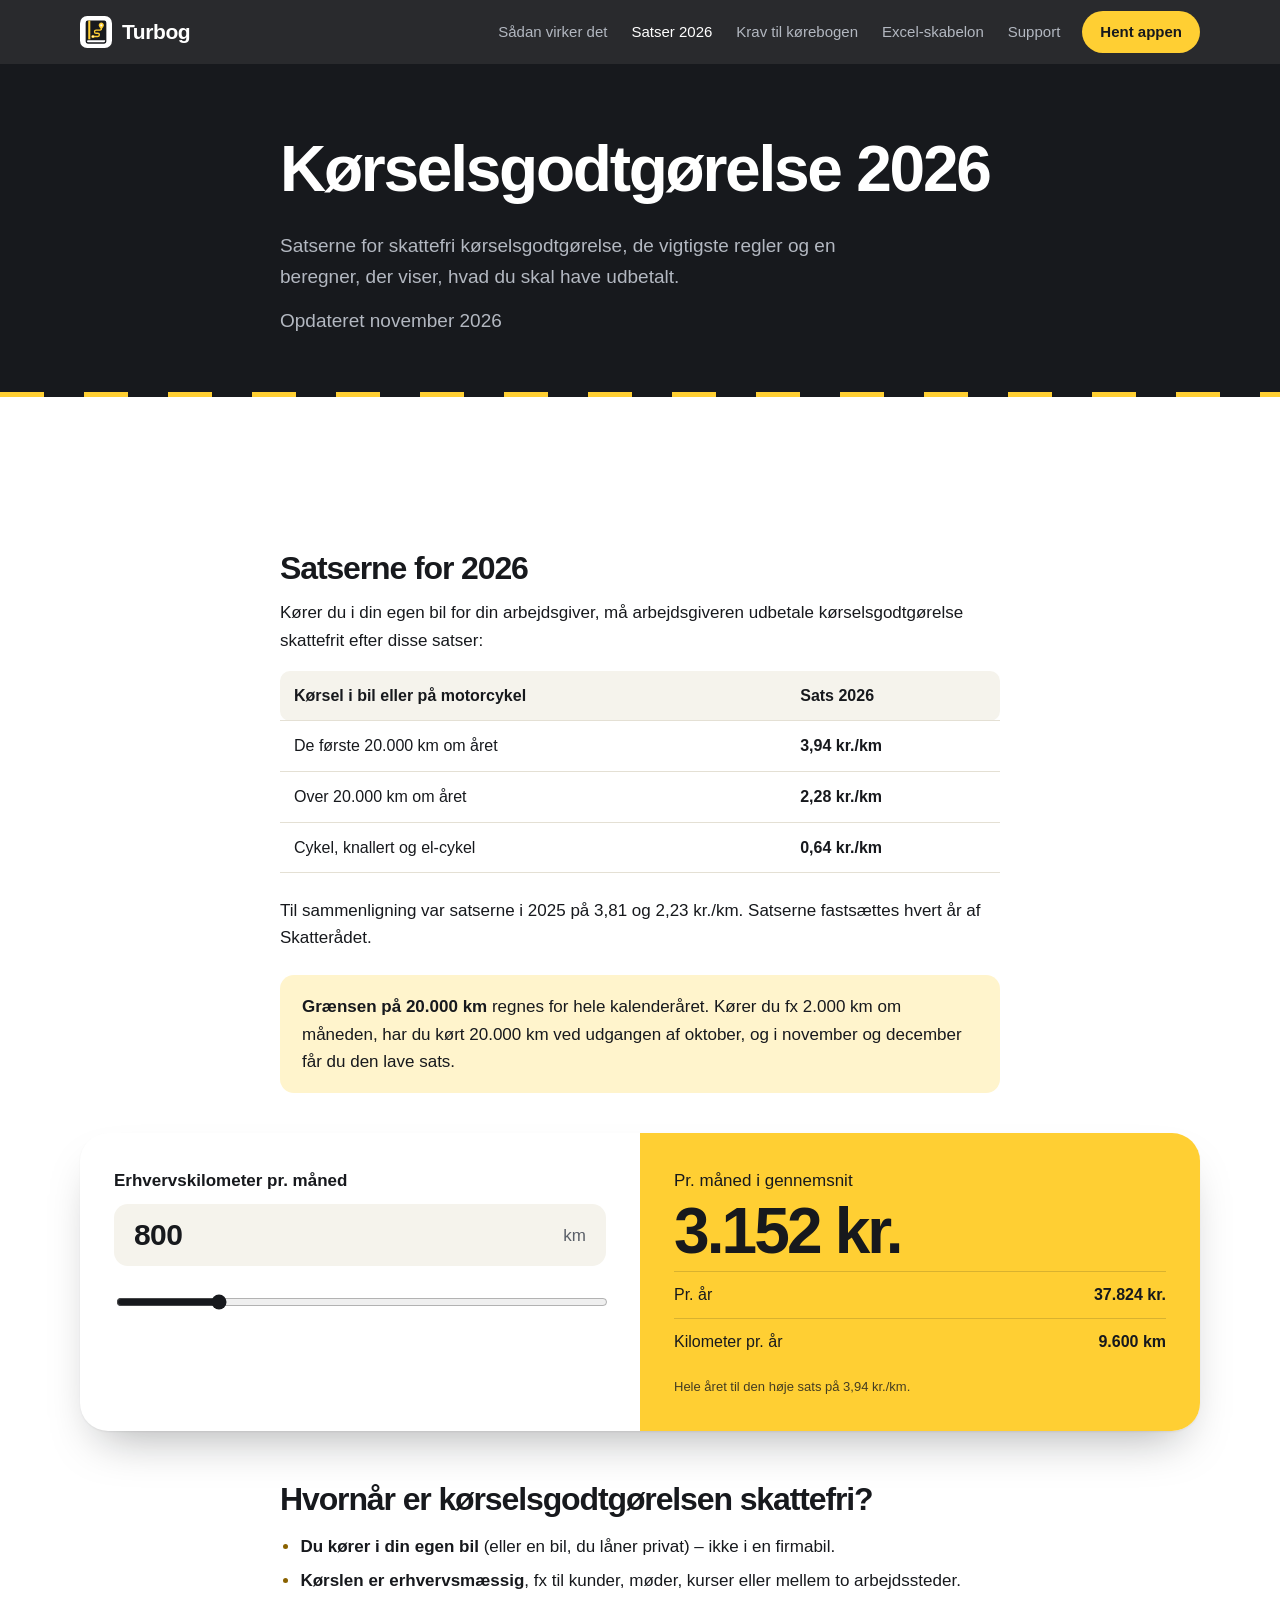
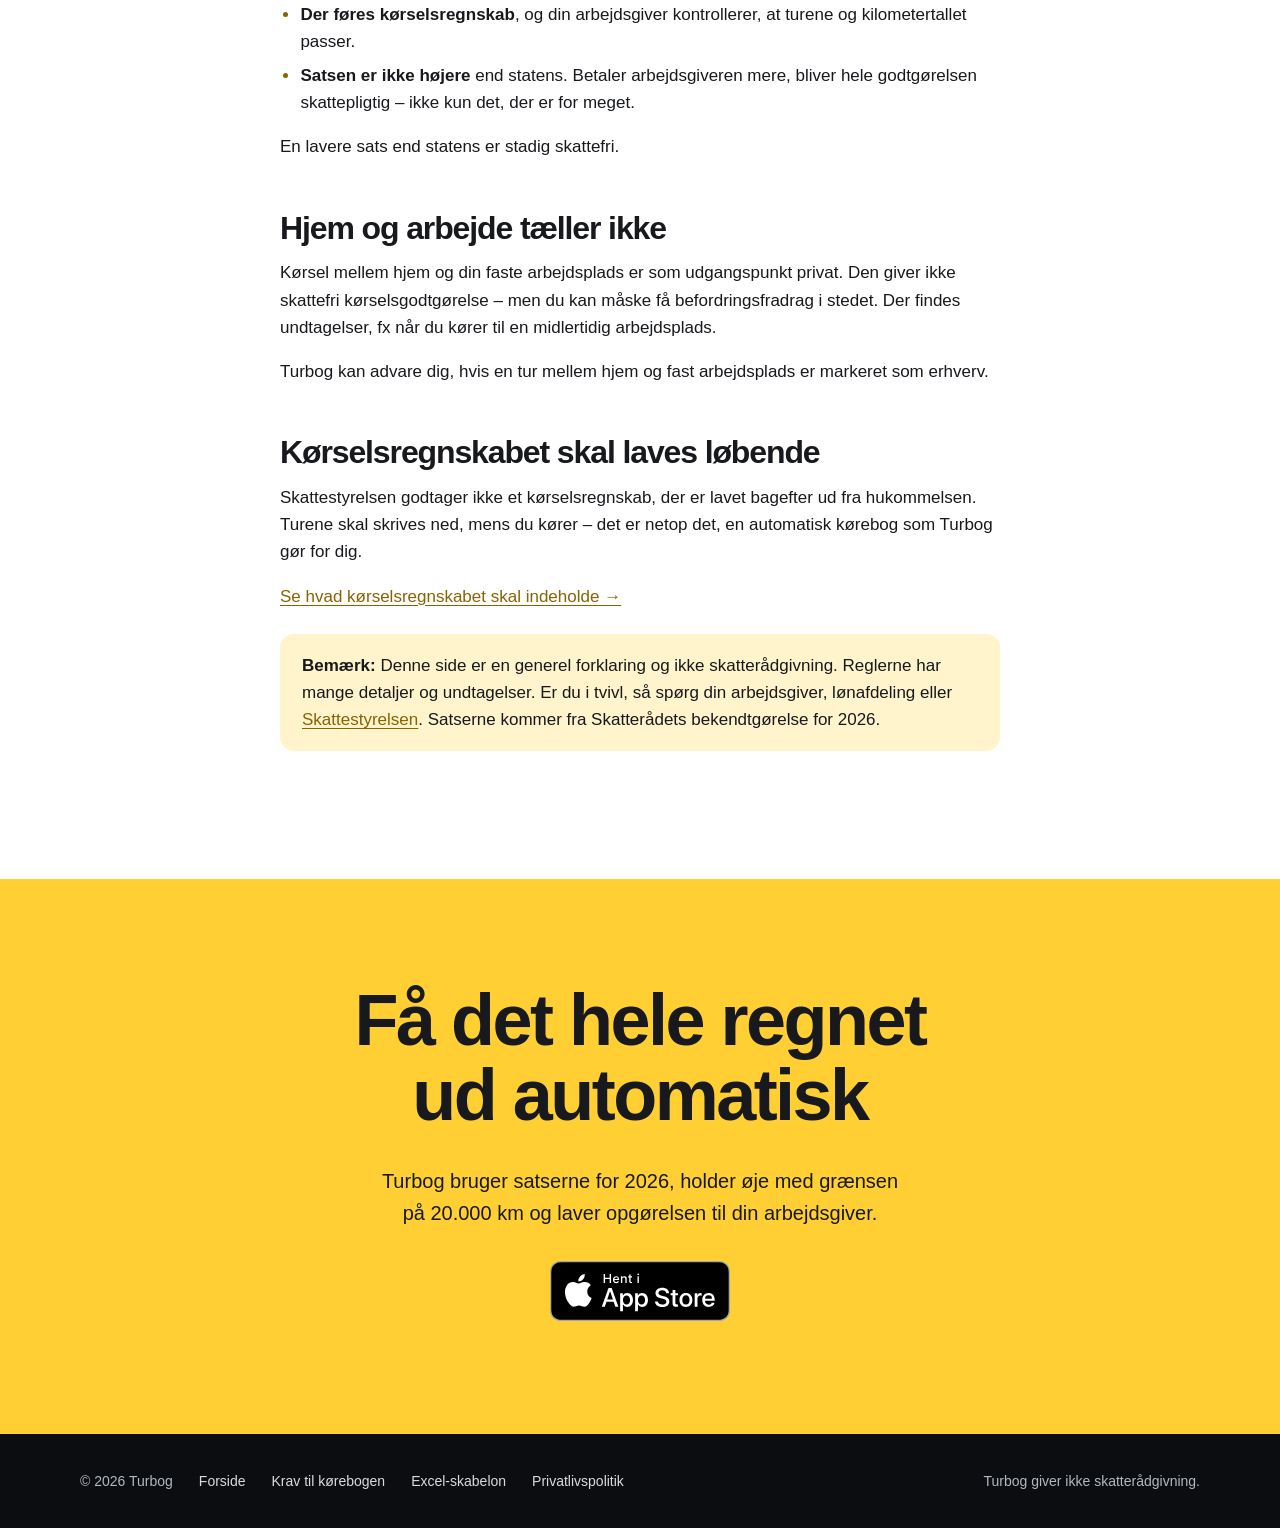
<file: korselsgodtgorelse-2026.html>
<!doctype html>
<html lang="da">
<head>
<meta charset="utf-8">
<meta name="viewport" content="width=device-width, initial-scale=1">
<title>Kørselsgodtgørelse 2026: Satser, regler og beregner | Turbog</title>
<meta name="description" content="Skattefri kørselsgodtgørelse 2026: 3,94 kr. pr. km op til 20.000 km og 2,28 kr. pr. km derover. Se reglerne, og beregn hvad du skal have udbetalt.">
<meta property="og:title" content="Kørselsgodtgørelse 2026: Satser, regler og beregner">
<meta property="og:description" content="3,94 kr./km op til 20.000 km og 2,28 kr./km derover. Beregn din kørselsgodtgørelse.">
<meta property="og:type" content="article">
<meta property="og:url" content="https://turbogapp.dk/korselsgodtgorelse-2026.html">
<meta property="og:image" content="https://turbogapp.dk/img/da-2-udbetalt.jpg">
<meta property="og:locale" content="da_DK">
<meta name="apple-itunes-app" content="app-id=6831318578">
<link rel="icon" href="img/logo.svg" type="image/svg+xml">
<link rel="canonical" href="https://turbogapp.dk/korselsgodtgorelse-2026.html">
<link rel="stylesheet" href="style.css">
<script type="application/ld+json">
{
  "@context": "https://schema.org",
  "@type": "FAQPage",
  "mainEntity": [
    {
      "@type": "Question",
      "name": "Hvad er satsen for skattefri kørselsgodtgørelse i 2026?",
      "acceptedAnswer": { "@type": "Answer", "text": "I 2026 er satsen 3,94 kr. pr. km for de første 20.000 km om året og 2,28 kr. pr. km for kørsel derover." }
    },
    {
      "@type": "Question",
      "name": "Er kørsel mellem hjem og arbejde erhvervskørsel?",
      "acceptedAnswer": { "@type": "Answer", "text": "Nej, kørsel mellem hjem og fast arbejdsplads er som udgangspunkt privat kørsel og giver ikke skattefri kørselsgodtgørelse." }
    },
    {
      "@type": "Question",
      "name": "Må arbejdsgiveren betale en lavere sats?",
      "acceptedAnswer": { "@type": "Answer", "text": "Ja. Satserne er de højeste, der må udbetales skattefrit. En lavere sats er stadig skattefri, men betales der mere end satsen, bliver hele godtgørelsen skattepligtig." }
    }
  ]
}
</script>
<script type="application/ld+json">
{
  "@context": "https://schema.org",
  "@graph": [
    {
      "@type": "Article",
      "headline": "Kørselsgodtgørelse 2026: Satser, regler og beregner",
      "inLanguage": "da",
      "datePublished": "2026-11-12",
      "dateModified": "2026-11-12",
      "author": { "@type": "Organization", "name": "Turbog", "url": "https://turbogapp.dk/" },
      "mainEntityOfPage": "https://turbogapp.dk/korselsgodtgorelse-2026.html"
    },
    {
      "@type": "BreadcrumbList",
      "itemListElement": [
        { "@type": "ListItem", "position": 1, "name": "Turbog", "item": "https://turbogapp.dk/" },
        { "@type": "ListItem", "position": 2, "name": "Kørselsgodtgørelse 2026", "item": "https://turbogapp.dk/korselsgodtgorelse-2026.html" }
      ]
    }
  ]
}
</script>
</head>
<body>

<header class="top">
  <div class="wrap">
    <a class="brand" href="./"><img src="img/logo.svg" alt="" width="34" height="34">Turbog</a>
    <nav>
      <a href="./#saadan">Sådan virker det</a>
      <a href="korselsgodtgorelse-2026.html" aria-current="page">Satser 2026</a>
      <a href="korebog-krav.html">Krav til kørebogen</a>
      <a href="korebog-skabelon.html">Excel-skabelon</a>
      <a href="./#support">Support</a>
    </nav>
    <a class="btn small" href="https://apps.apple.com/dk/app/id6831318578">Hent appen</a>
  </div>
</header>

<main>
  <div class="page-head">
    <div class="wrap narrow">
      <h1>Kørselsgodtgørelse 2026</h1>
      <p>Satserne for skattefri kørselsgodtgørelse, de vigtigste regler og en beregner, der viser, hvad du skal have udbetalt.</p>
      <p class="updated">Opdateret november 2026</p>
    </div>
  </div>

  <section>
    <div class="wrap narrow article">
      <h2 class="mt-0">Satserne for 2026</h2>
      <p>Kører du i din egen bil for din arbejdsgiver, må arbejdsgiveren udbetale kørselsgodtgørelse skattefrit efter disse satser:</p>
      <table>
        <thead><tr><th>Kørsel i bil eller på motorcykel</th><th>Sats 2026</th></tr></thead>
        <tbody>
          <tr><td>De første 20.000 km om året</td><td class="num">3,94 kr./km</td></tr>
          <tr><td>Over 20.000 km om året</td><td class="num">2,28 kr./km</td></tr>
          <tr><td>Cykel, knallert og el-cykel</td><td class="num">0,64 kr./km</td></tr>
        </tbody>
      </table>
      <p>Til sammenligning var satserne i 2025 på 3,81 og 2,23 kr./km. Satserne fastsættes hvert år af Skatterådet.</p>

      <div class="box"><strong>Grænsen på 20.000 km</strong> regnes for hele kalenderåret. Kører du fx 2.000 km om måneden, har du kørt 20.000 km ved udgangen af oktober, og i november og december får du den lave sats.</div>
    </div>

    <div class="wrap">
      <div class="calc" data-calc>
        <div class="in">
          <label for="km">Erhvervskilometer pr. måned</label>
          <div class="field"><input id="km" type="number" inputmode="numeric" min="0" step="50" value="800"><span>km</span></div>
          <input type="range" min="0" max="4000" step="50" value="800" aria-label="Kilometer pr. måned">
        </div>
        <div class="out" aria-live="polite">
          <div>Pr. måned i gennemsnit</div>
          <div class="big" data-out="month"></div>
          <div class="row"><span>Pr. år</span><strong data-out="year"></strong></div>
          <div class="row"><span>Kilometer pr. år</span><strong data-out="yearkm"></strong></div>
          <small data-out="note"></small>
        </div>
      </div>
    </div>

    <div class="wrap narrow article">
      <h2>Hvornår er kørselsgodtgørelsen skattefri?</h2>
      <ul>
        <li><strong>Du kører i din egen bil</strong> (eller en bil, du låner privat) – ikke i en firmabil.</li>
        <li><strong>Kørslen er erhvervsmæssig</strong>, fx til kunder, møder, kurser eller mellem to arbejdssteder.</li>
        <li><strong>Der føres kørselsregnskab</strong>, og din arbejdsgiver kontrollerer, at turene og kilometertallet passer.</li>
        <li><strong>Satsen er ikke højere</strong> end statens. Betaler arbejdsgiveren mere, bliver hele godtgørelsen skattepligtig – ikke kun det, der er for meget.</li>
      </ul>
      <p>En lavere sats end statens er stadig skattefri.</p>

      <h2>Hjem og arbejde tæller ikke</h2>
      <p>Kørsel mellem hjem og din faste arbejdsplads er som udgangspunkt privat. Den giver ikke skattefri kørselsgodtgørelse – men du kan måske få befordringsfradrag i stedet. Der findes undtagelser, fx når du kører til en midlertidig arbejdsplads.</p>
      <p>Turbog kan advare dig, hvis en tur mellem hjem og fast arbejdsplads er markeret som erhverv.</p>

      <h2>Kørselsregnskabet skal laves løbende</h2>
      <p>Skattestyrelsen godtager ikke et kørselsregnskab, der er lavet bagefter ud fra hukommelsen. Turene skal skrives ned, mens du kører – det er netop det, en automatisk kørebog som Turbog gør for dig.</p>
      <p><a href="korebog-krav.html">Se hvad kørselsregnskabet skal indeholde →</a></p>

      <div class="box">
        <strong>Bemærk:</strong> Denne side er en generel forklaring og ikke skatterådgivning. Reglerne har mange detaljer og undtagelser. Er du i tvivl, så spørg din arbejdsgiver, lønafdeling eller <a href="https://skat.dk">Skattestyrelsen</a>. Satserne kommer fra Skatterådets bekendtgørelse for 2026.
      </div>
    </div>
  </section>

  <section class="cta">
    <div class="wrap narrow">
      <h2>Få det hele regnet ud automatisk</h2>
      <p>Turbog bruger satserne for 2026, holder øje med grænsen på 20.000 km og laver opgørelsen til din arbejdsgiver.</p>
      <a class="store-badge" href="https://apps.apple.com/dk/app/id6831318578"><img src="img/app-store-badge.svg" alt="Hent i App Store" width="180" height="60"></a>
    </div>
  </section>
</main>

<footer>
  <div class="wrap">
    <span>© 2026 Turbog</span>
    <a href="./">Forside</a>
    <a href="korebog-krav.html">Krav til kørebogen</a>
    <a href="korebog-skabelon.html">Excel-skabelon</a>
    <a href="privacy.html">Privatlivspolitik</a>
    <span class="spacer"></span>
    <span>Turbog giver ikke skatterådgivning.</span>
  </div>
</footer>

<script src="calc.js"></script>
<!-- GoatCounter: tæller besøgende uden cookies. Værtsnavnet sættes foran stien, så én konto dækker alle sider. -->
<script>window.goatcounter = { path: function (p) { return location.host + p } }</script>
<script data-goatcounter="https://emilegholm.goatcounter.com/count" async src="//gc.zgo.at/count.js"></script>
</body>
</html>
</file>
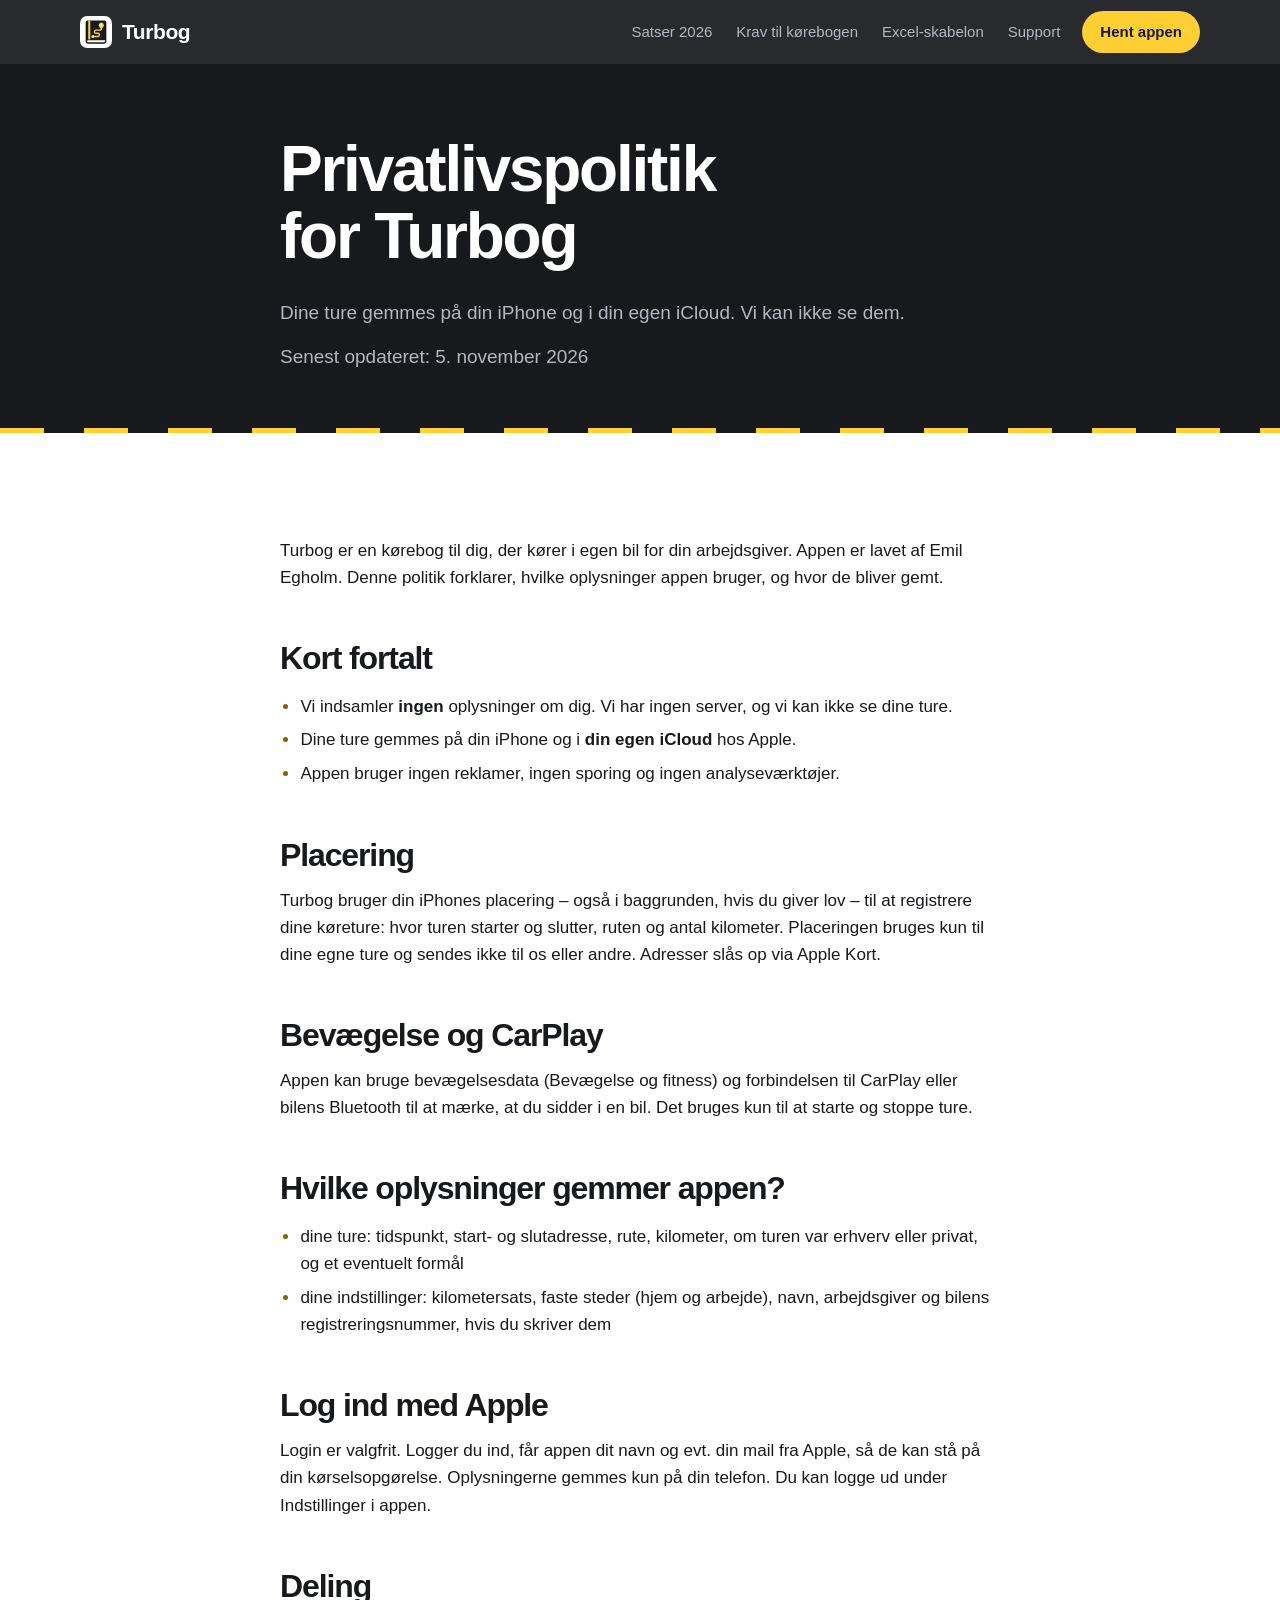
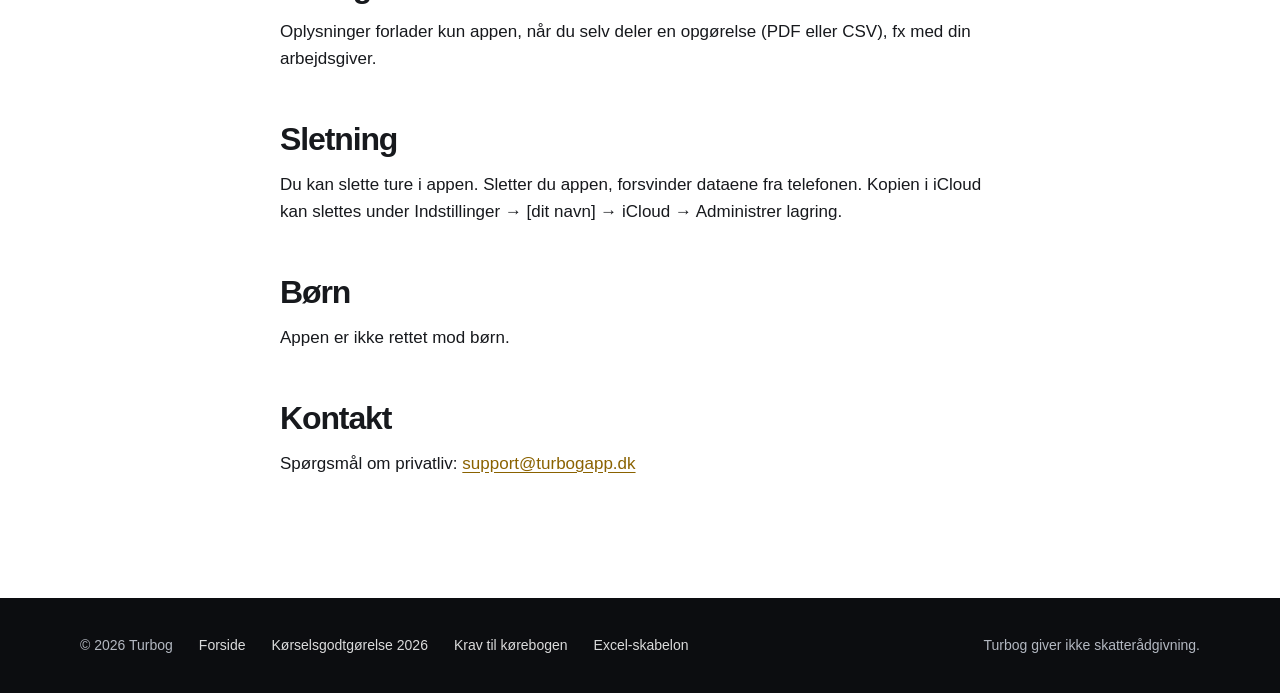
<file: privacy.html>
<!doctype html>
<html lang="da">
<head>
<meta charset="utf-8">
<meta name="viewport" content="width=device-width, initial-scale=1">
<title>Privatlivspolitik – Turbog</title>
<meta name="description" content="Sådan behandler Turbog dine data. Dine ture gemmes på din iPhone og i din egen iCloud.">
<link rel="icon" href="img/logo.svg" type="image/svg+xml">
<link rel="apple-touch-icon" href="img/logo-180.png">
<link rel="canonical" href="https://turbogapp.dk/privacy.html">
<link rel="stylesheet" href="style.css">
</head>
<body>
<header class="top">
  <div class="wrap">
    <a class="brand" href="./"><img src="img/logo.svg" alt="" width="34" height="34">Turbog</a>
    <nav>
      <a href="korselsgodtgorelse-2026.html">Satser 2026</a>
      <a href="korebog-krav.html">Krav til kørebogen</a>
      <a href="korebog-skabelon.html">Excel-skabelon</a>
      <a href="./#support">Support</a>
    </nav>
    <a class="btn small" href="https://apps.apple.com/dk/app/id6831318578">Hent appen</a>
  </div>
</header>

<main>
  <div class="page-head">
    <div class="wrap narrow">
      <h1>Privatlivspolitik for Turbog</h1>
      <p>Dine ture gemmes på din iPhone og i din egen iCloud. Vi kan ikke se dem.</p>
      <p class="updated">Senest opdateret: 5. november 2026</p>
    </div>
  </div>
  <section>
    <div class="wrap narrow article">

<p>Turbog er en kørebog til dig, der kører i egen bil for din arbejdsgiver. Appen er lavet af Emil Egholm. Denne politik forklarer, hvilke oplysninger appen bruger, og hvor de bliver gemt.</p>

<h2>Kort fortalt</h2>
<ul>
  <li>Vi indsamler <strong>ingen</strong> oplysninger om dig. Vi har ingen server, og vi kan ikke se dine ture.</li>
  <li>Dine ture gemmes på din iPhone og i <strong>din egen iCloud</strong> hos Apple.</li>
  <li>Appen bruger ingen reklamer, ingen sporing og ingen analyseværktøjer.</li>
</ul>

<h2>Placering</h2>
<p>Turbog bruger din iPhones placering – også i baggrunden, hvis du giver lov – til at registrere dine køreture: hvor turen starter og slutter, ruten og antal kilometer. Placeringen bruges kun til dine egne ture og sendes ikke til os eller andre. Adresser slås op via Apple Kort.</p>

<h2>Bevægelse og CarPlay</h2>
<p>Appen kan bruge bevægelsesdata (Bevægelse og fitness) og forbindelsen til CarPlay eller bilens Bluetooth til at mærke, at du sidder i en bil. Det bruges kun til at starte og stoppe ture.</p>

<h2>Hvilke oplysninger gemmer appen?</h2>
<ul>
  <li>dine ture: tidspunkt, start- og slutadresse, rute, kilometer, om turen var erhverv eller privat, og et eventuelt formål</li>
  <li>dine indstillinger: kilometersats, faste steder (hjem og arbejde), navn, arbejdsgiver og bilens registreringsnummer, hvis du skriver dem</li>
</ul>

<h2>Log ind med Apple</h2>
<p>Login er valgfrit. Logger du ind, får appen dit navn og evt. din mail fra Apple, så de kan stå på din kørselsopgørelse. Oplysningerne gemmes kun på din telefon. Du kan logge ud under Indstillinger i appen.</p>

<h2>Deling</h2>
<p>Oplysninger forlader kun appen, når du selv deler en opgørelse (PDF eller CSV), fx med din arbejdsgiver.</p>

<h2>Sletning</h2>
<p>Du kan slette ture i appen. Sletter du appen, forsvinder dataene fra telefonen. Kopien i iCloud kan slettes under Indstillinger → [dit navn] → iCloud → Administrer lagring.</p>

<h2>Børn</h2>
<p>Appen er ikke rettet mod børn.</p>

<h2>Kontakt</h2>
<p>Spørgsmål om privatliv: <a href="mailto:support@turbogapp.dk">support@turbogapp.dk</a></p>
    </div>
  </section>
</main>

<footer>
  <div class="wrap">
    <span>© 2026 Turbog</span>
    <a href="./">Forside</a>
    <a href="korselsgodtgorelse-2026.html">Kørselsgodtgørelse 2026</a>
    <a href="korebog-krav.html">Krav til kørebogen</a>
    <a href="korebog-skabelon.html">Excel-skabelon</a>
    <span class="spacer"></span>
    <span>Turbog giver ikke skatterådgivning.</span>
  </div>
</footer>
<!-- GoatCounter: tæller besøgende uden cookies. Værtsnavnet sættes foran stien, så én konto dækker alle sider. -->
<script>window.goatcounter = { path: function (p) { return location.host + p } }</script>
<script data-goatcounter="https://emilegholm.goatcounter.com/count" async src="//gc.zgo.at/count.js"></script>
</body>
</html>
</file>
<file: stageshow/stageshow.css>
@layer stageshow{.ss-fit{position:relative;width:100%;margin-inline:auto}.ss-stage{--ss-canvas: #f6f5f4;--ss-surface: #fff;--ss-chrome: #fff;--ss-ink-1: rgba(0, 0, 0, .04);--ss-ink-2: rgba(0, 0, 0, .06);--ss-ink-3: rgba(0, 0, 0, .08);--ss-fill: #ebebeb;--ss-ink-4: rgba(0, 0, 0, .1);--ss-ink-5: rgba(0, 0, 0, .15);--ss-line: rgba(0, 0, 0, .06);--ss-line-faint: rgba(0, 0, 0, .04);--ss-text: #7a7a7d;--ss-text-strong: #262628;--ss-text-faint: #9a9a9d;--ss-icon: #707074;--ss-icon-faint: #c4c4c7;--ss-accent: #3b82f6;--ss-accent-soft: rgba(59, 130, 246, .12);--ss-success: #22c55e;--ss-danger: #ef4444;--ss-warning: #f59e0b;--ss-well: #efeeec;--ss-success-soft: rgba(34, 197, 94, .12);--ss-success-text: #15803d;--ss-danger-soft: rgba(239, 68, 68, .1);--ss-danger-text: #b91c1c;--ss-warning-soft: rgba(245, 158, 11, .14);--ss-warning-text: #b45309;--ss-accent-2: #8b5cf6;--ss-accent-text: color-mix(in srgb, var(--ss-accent) 82%, #000);--ss-shadow-window: 0 0 0 1px rgba(0, 0, 0, .06), 0 4px 16px rgba(0, 0, 0, .08);--ss-shadow-float: 0 0 0 1px rgba(0, 0, 0, .08), 0 4px 16px rgba(0, 0, 0, .12), 0 12px 32px rgba(0, 0, 0, .08);--ss-shadow-card: 0 1px 2px rgba(0, 0, 0, .04);--ss-shadow-hero: 0 0 0 1px rgba(0, 0, 0, .06), 0 30px 60px -12px rgba(50, 50, 93, .25), 0 18px 36px -18px rgba(0, 0, 0, .3);--ss-shadow-lift: 0 0 0 1px rgba(0, 0, 0, .04), 0 12px 28px -6px rgba(50, 50, 93, .28), 0 6px 12px -6px rgba(0, 0, 0, .16);--ss-raised: #fff;--ss-shadow-satellite: 0 0 0 1px rgba(0, 0, 0, .04), 0 14px 32px -8px rgba(50, 50, 93, .24), 0 4px 10px -4px rgba(0, 0, 0, .1);--ss-shadow-ground: 0 0 0 1px rgba(50, 50, 93, .06), 0 24px 48px -24px rgba(50, 50, 93, .18);--ss-font: system-ui, -apple-system, sans-serif;--ss-mono: "SF Mono", "SFMono-Regular", ui-monospace, Consolas, monospace;--ss-radius-sm: 6px;--ss-radius-md: 8px;--ss-radius-lg: 10px;--ss-radius-window: 12px;--ss-radius-pill: 999px;--ss-control: 34px;--ss-row: 26px;position:absolute;top:0;left:0;transform-origin:0 0;font-family:var(--ss-font);-webkit-font-smoothing:antialiased;-webkit-user-select:none;user-select:none;font-size:16px;font-weight:400;font-style:normal;line-height:normal;letter-spacing:normal;word-spacing:normal;text-align:start;text-indent:0;text-transform:none;white-space:normal;color:#000}.ss-ground{--ss-orb-1: #c9b8ff;--ss-orb-2: #ffc59a;--ss-orb-3: #a9d8ff;position:absolute;inset:0;z-index:-1;overflow:hidden;border-radius:var(--ss-ground-radius, 20px);background:radial-gradient(60% 75% at 8% 4%,color-mix(in srgb,var(--ss-orb-1) 85%,transparent),transparent 70%),radial-gradient(55% 70% at 96% 92%,color-mix(in srgb,var(--ss-orb-2) 80%,transparent),transparent 70%),radial-gradient(45% 55% at 78% 8%,color-mix(in srgb,var(--ss-orb-3) 55%,transparent),transparent 70%),var(--ss-canvas);pointer-events:none}.ss-stage[data-theme=dark] .ss-ground{background:radial-gradient(60% 75% at 8% 4%,color-mix(in srgb,var(--ss-orb-1) 30%,transparent),transparent 70%),radial-gradient(55% 70% at 96% 92%,color-mix(in srgb,var(--ss-orb-2) 24%,transparent),transparent 70%),radial-gradient(45% 55% at 78% 8%,color-mix(in srgb,var(--ss-orb-3) 18%,transparent),transparent 70%),var(--ss-canvas)}.ss-stage[data-theme=dark]{--ss-canvas: #111113;--ss-surface: #1a1a1d;--ss-chrome: #1d1d20;--ss-ink-1: rgba(255, 255, 255, .05);--ss-ink-2: rgba(255, 255, 255, .07);--ss-ink-3: rgba(255, 255, 255, .1);--ss-fill: #313134;--ss-ink-4: rgba(255, 255, 255, .13);--ss-ink-5: rgba(255, 255, 255, .2);--ss-line: rgba(255, 255, 255, .08);--ss-line-faint: rgba(255, 255, 255, .05);--ss-text: #9d9da1;--ss-text-strong: #ececee;--ss-text-faint: #6c6c70;--ss-icon: #9a9aa0;--ss-icon-faint: #4a4a50;--ss-accent-soft: rgba(59, 130, 246, .2);--ss-accent-text: color-mix(in srgb, var(--ss-accent) 70%, #fff);--ss-well: #0a0a0b;--ss-success-soft: rgba(34, 197, 94, .16);--ss-success-text: #4ade80;--ss-danger-soft: rgba(239, 68, 68, .16);--ss-danger-text: #f87171;--ss-warning-soft: rgba(245, 158, 11, .18);--ss-warning-text: #fbbf24;--ss-shadow-lift: 0 0 0 1px rgba(255, 255, 255, .1), 0 12px 28px -6px rgba(0, 0, 0, .6);--ss-shadow-window: 0 0 0 1px rgba(255, 255, 255, .08), 0 4px 16px rgba(0, 0, 0, .4);--ss-shadow-float: 0 0 0 1px rgba(255, 255, 255, .1), 0 4px 16px rgba(0, 0, 0, .4), 0 12px 32px rgba(0, 0, 0, .3);--ss-shadow-card: 0 0 0 1px rgba(255, 255, 255, .05);--ss-shadow-hero: 0 0 0 1px rgba(255, 255, 255, .08), 0 30px 60px -12px rgba(0, 0, 0, .6);--ss-shadow-satellite: 0 0 0 1px rgba(255, 255, 255, .1), 0 14px 32px -8px rgba(0, 0, 0, .7), 0 4px 10px -4px rgba(0, 0, 0, .5);--ss-shadow-ground: 0 0 0 1px rgba(255, 255, 255, .1), 0 24px 48px -24px rgba(0, 0, 0, .6);--ss-raised: #26262a}.ss-stage[data-theme=blueprint]{--ss-canvas: transparent;--ss-surface: #1857bd;--ss-raised: #1b5cc4;--ss-chrome: transparent;--ss-ink-1: rgba(214, 232, 255, .12);--ss-ink-2: rgba(214, 232, 255, .16);--ss-ink-3: rgba(214, 232, 255, .22);--ss-fill: #4277cc;--ss-ink-4: rgba(214, 232, 255, .3);--ss-ink-5: rgba(214, 232, 255, .45);--ss-line: rgba(214, 232, 255, .35);--ss-line-faint: rgba(214, 232, 255, .2);--ss-text: #b3c9ec;--ss-text-strong: #f0f6ff;--ss-text-faint: #7fa1da;--ss-icon: #c9dcf7;--ss-icon-faint: #6f97d6;--ss-accent: #ffffff;--ss-accent-soft: rgba(255, 255, 255, .15);--ss-success: #e6f0ff;--ss-danger: #e6f0ff;--ss-warning: #e6f0ff;--ss-success-soft: rgba(255, 255, 255, .14);--ss-danger-soft: rgba(255, 255, 255, .14);--ss-warning-soft: rgba(255, 255, 255, .14);--ss-success-text: #ffffff;--ss-danger-text: #ffffff;--ss-warning-text: #ffffff;--ss-well: #1450b4;--ss-shadow-window: 0 0 0 1px rgba(214, 232, 255, .55);--ss-shadow-float: 0 0 0 1px rgba(214, 232, 255, .7);--ss-shadow-card: 0 0 0 1px rgba(214, 232, 255, .35);--ss-shadow-hero: 0 0 0 1px rgba(214, 232, 255, .55);--ss-shadow-satellite: 0 0 0 1px rgba(214, 232, 255, .8);--ss-shadow-ground: 0 0 0 1px rgba(214, 232, 255, .7);background-color:var(--ss-well);background-image:linear-gradient(rgba(214,232,255,.08) 1px,transparent 1px),linear-gradient(90deg,rgba(214,232,255,.08) 1px,transparent 1px);background-size:16px 16px;background-position:var(--ss-grid-x, 0) var(--ss-grid-y, 0)}.ss-stage[data-theme=glass]{--ss-canvas: rgba(255, 255, 255, .5);--ss-surface: rgba(255, 255, 255, .62);--ss-chrome: rgba(255, 255, 255, .38);--ss-raised: rgba(255, 255, 255, .74);--ss-line: rgba(255, 255, 255, .65);--ss-line-faint: rgba(255, 255, 255, .45);--ss-well: #ebe9f5;--ss-shadow-window: inset 0 0 0 1px rgba(255, 255, 255, .75), 0 20px 50px -14px rgba(40, 40, 90, .28);--ss-shadow-hero: inset 0 0 0 1px rgba(255, 255, 255, .75), 0 30px 60px -16px rgba(40, 40, 90, .3);--ss-shadow-satellite: inset 0 0 0 1px rgba(255, 255, 255, .85), 0 16px 36px -10px rgba(40, 40, 90, .32);--ss-shadow-float: inset 0 0 0 1px rgba(255, 255, 255, .85), 0 12px 32px -8px rgba(40, 40, 90, .28);--ss-shadow-ground: inset 0 0 0 1px rgba(255, 255, 255, .85), 0 24px 48px -24px rgba(40, 40, 90, .24);--ss-shadow-card: inset 0 0 0 1px rgba(255, 255, 255, .6);background:radial-gradient(55% 65% at 12% 18%,color-mix(in srgb,var(--ss-accent) 42%,transparent),transparent 70%),radial-gradient(50% 60% at 88% 28%,color-mix(in srgb,var(--ss-accent-2) 38%,transparent),transparent 70%),radial-gradient(60% 55% at 58% 100%,rgba(255,168,120,.42),transparent 70%),var(--ss-well)}.ss-stage[data-theme=glass] .ss-window,.ss-stage[data-theme=glass] .ss-popover,.ss-stage[data-theme=glass] .ss-glass{backdrop-filter:blur(24px) saturate(1.6);-webkit-backdrop-filter:blur(24px) saturate(1.6)}.ss-stage[data-greys=cool]:not([data-theme=dark],[data-theme=blueprint],[data-theme=glass]){--ss-canvas: #f4f5f8;--ss-well: #eceef2}.ss-stage[data-palette=mono]{--ss-accent: #1a1a1a;--ss-accent-soft: rgba(0, 0, 0, .06);--ss-success: #1a1a1a;--ss-danger: #1a1a1a;--ss-warning: #1a1a1a;--ss-accent-2: #1a1a1a;--ss-success-text: #1a1a1a;--ss-danger-text: #1a1a1a;--ss-success-soft: rgba(0, 0, 0, .06);--ss-danger-soft: rgba(0, 0, 0, .04)}.ss-stage[data-palette=mono][data-theme=dark]{--ss-accent: #f2f2f2;--ss-accent-soft: rgba(255, 255, 255, .1);--ss-success: #f2f2f2;--ss-danger: #f2f2f2;--ss-warning: #f2f2f2;--ss-accent-2: #f2f2f2;--ss-success-text: #f2f2f2;--ss-danger-text: #f2f2f2;--ss-success-soft: rgba(255, 255, 255, .1);--ss-danger-soft: rgba(255, 255, 255, .06)}.ss-stage[data-palette=mono] img,.ss-stage[data-palette=mono] .ss-keep-mono{filter:grayscale(1)}.ss-fade-b{-webkit-mask-image:linear-gradient(to bottom,#000 calc(100% - var(--ss-fade, 64px)),transparent);mask-image:linear-gradient(to bottom,#000 calc(100% - var(--ss-fade, 64px)),transparent)}.ss-fade-r{-webkit-mask-image:linear-gradient(to right,#000 calc(100% - var(--ss-fade, 64px)),transparent);mask-image:linear-gradient(to right,#000 calc(100% - var(--ss-fade, 64px)),transparent)}.ss-fade-br{-webkit-mask-image:linear-gradient(to bottom,#000 calc(100% - var(--ss-fade, 64px)),transparent),linear-gradient(to right,#000 calc(100% - var(--ss-fade, 64px)),transparent);mask-image:linear-gradient(to bottom,#000 calc(100% - var(--ss-fade, 64px)),transparent),linear-gradient(to right,#000 calc(100% - var(--ss-fade, 64px)),transparent);-webkit-mask-composite:source-in;mask-composite:intersect}.ss-recede{transition:opacity .3s ease}.ss-recede[data-receded=true]{opacity:.4}.ss-stage [data-instant],.ss-stage[data-instant] *,.ss-stage [data-instant] *,.ss-stage[data-instant] *:before,.ss-stage[data-instant] *:after{transition:none!important}@keyframes ss-spin{to{transform:rotate(1turn)}}@keyframes ss-fade-in{0%{opacity:0;filter:blur(2px);transform:translateY(3px)}}.ss-stage[data-still] *,.ss-stage[data-still] *:before,.ss-stage[data-still] *:after{transition:none!important;animation:none!important}.ss-stage[data-offscreen],.ss-stage[data-offscreen] *,.ss-stage[data-offscreen] *:before,.ss-stage[data-offscreen] *:after{transition:none!important;animation-play-state:paused!important}.ss-stage[data-placing] *,.ss-stage[data-placing] *:before,.ss-stage[data-placing] *:after{transition:none!important}.ss-stage *,.ss-stage *:before,.ss-stage *:after{box-sizing:border-box}.ss-stage[data-hit] *{pointer-events:auto!important}}:where(.ss-stage) :is(p,h1,h2,h3,h4,h5,h6,ul,ol,li,dl,dt,dd,a,figure,figcaption,blockquote,pre,code,hr,table,th,td,button,input,label):not(html):not(body){all:revert}:where(.ss-stage,.ss-stage *,.ss-stage :before,.ss-stage :after):not(html){border-width:revert-layer;border-style:revert-layer;border-color:revert-layer;box-sizing:revert-layer;padding:revert-layer;margin:revert-layer}:where(.ss-stage) :is(svg,img):not(html):not(body){max-width:none;vertical-align:revert-layer}:where(.ss-stage :is(.ss-fly__lift,.ss-expand__face))>:is(svg,img):not(html):not(body):not(head){max-width:100%}@layer stageshow{.ss-keys{position:absolute;bottom:16px;left:50%;z-index:99;display:flex;gap:4px;opacity:0;transform:translate(-50%,6px) scale(.96);transition:opacity .16s ease,transform .2s cubic-bezier(.22,1,.36,1);pointer-events:none}.ss-keys[data-show=true]{opacity:1;transform:translate(-50%) scale(1)}.ss-keys[data-at=top]{top:16px;bottom:auto}.ss-keys[data-at=bottom-left],.ss-keys[data-at=bottom-right]{left:auto;transform:translateY(6px) scale(.96)}.ss-keys[data-at=bottom-left]{left:16px}.ss-keys[data-at=bottom-right]{right:16px}.ss-keys[data-at=bottom-left][data-show=true],.ss-keys[data-at=bottom-right][data-show=true]{transform:none}.ss-key{display:grid;place-items:center;min-width:28px;height:28px;padding:0 8px;border-radius:7px;background:#18181be0;box-shadow:inset 0 -2px #0006,0 4px 12px #0000002e;color:#fff;font:500 13px/1 var(--ss-font);transition:transform .08s ease-out,box-shadow .08s ease-out}.ss-key[data-down=true]{transform:translateY(1px) scale(.94);box-shadow:inset 0 -1px #0006,0 2px 6px #0000002e}}@layer stageshow{.ss-cursor{position:absolute;top:0;left:0;z-index:100;pointer-events:none;will-change:transform;transition:opacity .25s ease}.ss-cursor[data-idle]{opacity:0;transition-duration:.6s}.ss-cursor__press{display:grid;transform-origin:0 0;transition:transform .26s cubic-bezier(.22,1,.36,1)}.ss-cursor[data-pressed=true] .ss-cursor__press{transform:scale(.9);transition:transform .08s ease-out}.ss-cursor__glyph{grid-area:1 / 1;transform:scale(0);opacity:0;transition:transform .2s ease,opacity .2s ease}.ss-cursor__glyph[data-active=true]{transform:scale(var(--ss-cursor-size, 1));opacity:1}.ss-cursor__glyph[data-glyph^=resize]{transform:scale(calc(var(--ss-cursor-size, 1) * .5))}.ss-cursor[data-kind^=resize] .ss-cursor__glyph:not([data-active=true]){transform:scale(calc(var(--ss-cursor-size, 1) * .6))}.ss-cursor[data-kind^=resize] .ss-cursor__glyph,.ss-cursor__glyph[data-glyph^=resize]{transition:transform .28s cubic-bezier(.22,1,.36,1),opacity .2s ease}.ss-cursor__glyph[data-glyph^=resize][data-active=true]{transform:scale(var(--ss-cursor-size, 1))}.ss-cursor[data-kind^=resize] .ss-cursor__glyph:not([data-active=true]),.ss-cursor:not([data-kind^=resize]) .ss-cursor__glyph[data-glyph^=resize]{transition:transform .28s cubic-bezier(.22,1,.36,1),opacity .1s ease}.ss-cursor:is([data-kind=open],[data-kind=grab]) .ss-cursor__glyph:is([data-glyph=open],[data-glyph=grab]){transform:scale(var(--ss-cursor-size, 1));transition:opacity .08s linear}.ss-cursor[data-style=large]{--ss-cursor-size: 1.5}.ss-cursor[data-style=large] .ss-cursor__glyph[data-glyph=ibeam]{--ss-cursor-size: 1.15}.ss-cursor__dot{display:block;width:22px;height:22px;margin:-11px 0 0 -11px;border-radius:50%;background:#76768042;-webkit-backdrop-filter:blur(5px) saturate(1.8) brightness(1.04);backdrop-filter:blur(5px) saturate(1.8) brightness(1.04);box-shadow:inset 0 1px 1px #fff6,inset 0 -1px 1px #0000000d,0 2px 10px #0000001a;transition:background .15s ease}.ss-cursor__dot{transition:background .15s ease,width .2s cubic-bezier(.22,1,.36,1),height .2s cubic-bezier(.22,1,.36,1),margin .2s cubic-bezier(.22,1,.36,1),border-radius .2s ease}.ss-cursor[data-style=circle][data-kind=ibeam] .ss-cursor__dot{width:4px;height:20px;margin:-10px 0 0 -2px;border-radius:2px;background:#3c3c438c}.ss-stage[data-theme=dark] .ss-cursor__dot{background:#fff3;box-shadow:inset 0 1px 1px #ffffff4d,0 2px 10px #0000004d}.ss-cursor[data-style=circle][data-pressed=true] .ss-cursor__press{transform:scale(.8)}.ss-cursor[data-style=circle][data-pressed=true] .ss-cursor__dot{-webkit-backdrop-filter:none;backdrop-filter:none;background:#76768038}.ss-stage[data-theme=dark] .ss-cursor[data-style=circle][data-pressed=true] .ss-cursor__dot{background:#ffffff2e}.ss-cursor[data-style=circle][data-pressed=true] .ss-cursor__dot,.ss-cursor[data-style=circle][data-kind=grab] .ss-cursor__dot{background:#76768066}.ss-cursor[data-style=touch] .ss-cursor__dot{width:34px;height:34px;margin:-17px 0 0 -17px;background:#76768024;-webkit-backdrop-filter:none;backdrop-filter:none;opacity:0;transform:scale(.7);transition:opacity .4s ease,transform .45s cubic-bezier(.22,1,.36,1)}.ss-cursor__streak{position:absolute;left:0;top:-13px;width:0;height:26px;border-radius:13px;background:linear-gradient(to right,#76768000,#76768029);transform-origin:100% 50%;opacity:0;pointer-events:none;transition:opacity .16s ease}.ss-cursor[data-swiping] .ss-cursor__streak{opacity:1;transition:none}.ss-cursor[data-style=touch][data-touching] .ss-cursor__dot{opacity:1;transform:scale(1);transition:opacity .14s ease,transform .16s cubic-bezier(.22,1,.36,1)}.ss-cursor[data-style=touch][data-pressed=true] .ss-cursor__dot,.ss-cursor[data-style=touch][data-swiping] .ss-cursor__dot{background:#76768038;transform:scale(.82);transition:background .08s ease,transform .1s ease-out}.ss-cursor__glyph svg{display:block;filter:drop-shadow(0 1px 2px rgba(0,0,0,.3))}.ss-cursor__arrow path{fill:var(--ss-cursor-ink, #111);stroke:var(--ss-cursor-ink, #111);stroke-width:2.4;stroke-linejoin:round}.ss-cursor__arrow{display:block;filter:drop-shadow(0 1px 1.5px rgba(0,0,0,.18))}.ss-stage[data-theme=dark] .ss-cursor__arrow,.ss-stage[data-theme=blueprint] .ss-cursor__arrow{--ss-cursor-ink: #fff}.ss-stage[data-theme=dark] .ss-cursor,.ss-stage[data-theme=blueprint] .ss-cursor{--ss-cursor-line: #fff;--ss-cursor-edge: rgba(0, 0, 0, .75)}.ss-ripple{position:absolute;z-index:99;width:36px;height:36px;margin:-18px 0 0 -18px;border-radius:50%;border:1.5px solid var(--ss-accent);background:color-mix(in srgb,var(--ss-accent) 10%,transparent);pointer-events:none;animation:ss-ripple .55s cubic-bezier(.25,.8,.25,1) forwards}@keyframes ss-ripple{0%{transform:scale(.2);opacity:1}to{transform:scale(1);opacity:0}}.ss-stage[data-palette=mono] .ss-ripple{border-color:var(--ss-text-strong);background:transparent}.ss-stage[data-hit] :is(.ss-cursor,.ss-cursor *){pointer-events:none!important}}@layer stageshow{.ss-stage[data-theme=blueprint] .ss-window__dot{background:transparent;box-shadow:inset 0 0 0 1px var(--ss-line)}.ss-stage[data-theme=blueprint] .ss-window__url{background:transparent;box-shadow:inset 0 0 0 1px var(--ss-line-faint)}.ss-stage[data-palette=mono] .ss-window__dot{background:var(--ss-ink-5);box-shadow:none}:where(.ss-window){position:relative;--ss-lights-y: 19px;--ss-dot: 9px;--ss-side-inset: 0px}.ss-window{display:flex;flex-direction:column;overflow:hidden;background:var(--ss-canvas);border-radius:var(--ss-radius-window);box-shadow:var(--ss-shadow-window)}.ss-window__bar{display:flex;flex-shrink:0;align-items:center;gap:6px;height:38px;padding:0 calc(var(--ss-lights-y) - var(--ss-dot) / 2);background:var(--ss-chrome);border-bottom:1px solid var(--ss-line)}.ss-window__lights{display:flex;flex-shrink:0;gap:6px}.ss-window__dot{width:var(--ss-dot);height:var(--ss-dot);border-radius:50%;box-shadow:inset 0 0 0 .5px #0000001f}.ss-window__dot:nth-child(1){background:#ff5f57}.ss-window__dot:nth-child(2){background:#febc2e}.ss-window__dot:nth-child(3){background:#28c840}.ss-window__url{flex:1;min-width:0;margin-left:8px;padding:4px 10px;overflow:hidden;background:var(--ss-ink-1);border-radius:6px;color:var(--ss-text-faint);font-size:10.5px;line-height:1.4;white-space:nowrap;text-overflow:ellipsis}.ss-window[data-url-shape=pill] .ss-window__url{padding-inline:12px;border-radius:999px}.ss-window__title{flex:1;margin-right:36px;text-align:center;font-size:13px;font-weight:600;color:var(--ss-text-strong)}.ss-window__body{position:relative;flex:1;min-height:0}.ss-window__spacer{flex:1}.ss-window[data-lights=grey] .ss-window__dot{background:#bac8da80;box-shadow:none}.ss-window[data-lights=white] .ss-window__dot{background:#ffffff80;box-shadow:none}.ss-window[data-chrome=glass]{background:#f8fafd73;-webkit-backdrop-filter:blur(12px);backdrop-filter:blur(12px);border-radius:12px;box-shadow:0 0 0 1px #e5edf580,0 15px 35px #17171714}.ss-window[data-chrome=glass]>.ss-window__bar{display:grid;grid-template-columns:1fr minmax(0,262px) 1fr;gap:12px;height:35px;padding:0 20px;background:none;border:0}.ss-window[data-chrome=glass] .ss-window__lights{gap:4px}.ss-window[data-chrome=glass] .ss-window__dot{width:8px;height:8px}.ss-window[data-chrome=glass] .ss-window__url{display:flex;grid-column:2;align-items:center;justify-content:center;gap:4px;height:20px;margin:0;padding:0 8px;background:#ffffff61;border-radius:999px;box-shadow:inset 0 0 0 1px #e5edf580;color:#50617a;font-size:10px}.ss-window__lock{flex-shrink:0;color:#667691}.ss-window__url-text{overflow:hidden;text-overflow:ellipsis}.ss-window[data-chrome=glass] .ss-window__end{display:flex;grid-column:3;justify-content:flex-end;gap:6px}.ss-window[data-chrome=glass]>.ss-window__body{margin:0 6px 6px;overflow:hidden;background:#fff;border-radius:6px;box-shadow:0 3px 6px #1717170f}.ss-window[data-chrome=card]{background:#fff;border-radius:8px;box-shadow:0 50px 100px -20px #32325d40,0 30px 60px -30px #0000004d}.ss-window[data-chrome=card]>.ss-window__bar{gap:14px;height:44px;padding:0 16px;background:none;border:0}.ss-window[data-chrome=card]:not([data-lights=color]) .ss-window__dot{background:#ecf2f7;box-shadow:none}.ss-window[data-chrome=card] .ss-window__url{flex:1;height:24px;margin:0;padding:0 10px;background:#ecf2f7;border-radius:4px;box-shadow:none;color:#425466;font-size:12px;font-weight:300;line-height:24px}.ss-window[data-chrome=card] .ss-window__end:empty{display:none}.ss-window[data-chrome=card]>.ss-window__body{background:#fff}.ss-window[data-chrome=hairline]{background:#fff;border-radius:8px;box-shadow:0 0 0 1px #0000000f,0 12px 28px -12px #32325d33}.ss-window[data-chrome=hairline]>.ss-window__bar{display:grid;grid-template-columns:1fr auto 1fr;height:20px;padding:0 8px;background:none;border:0;border-bottom:1px solid rgba(0,0,0,.06)}.ss-window[data-chrome=hairline] .ss-window__lights{gap:3px}.ss-window[data-chrome=hairline] .ss-window__dot{width:5px;height:5px}.ss-window[data-chrome=hairline]:not([data-lights=color]) .ss-window__dot{background:#e3e8ee;box-shadow:none}.ss-window[data-chrome=hairline] .ss-window__url{grid-column:2;height:auto;margin:0;padding:0;background:none;box-shadow:none;color:#8792a2;font-size:9px}.ss-window[data-chrome=hairline] .ss-window__end{grid-column:3;justify-self:end}.ss-window[data-chrome=terminal]{--ss-term-bg: #17171a;background:var(--ss-term-bg);box-shadow:inset 0 0 0 1px #ffffff12,var(--ss-shadow-hero, var(--ss-shadow-window))}.ss-window[data-chrome=terminal]>.ss-window__bar{position:relative;background:none;border:0}.ss-window[data-chrome=terminal][data-lights=grey] .ss-window__dot{background:#ffffff29;box-shadow:none}.ss-term__title{position:absolute;left:50%;translate:-50% 0;color:#ffffff6b;font-size:11px;font-weight:500;white-space:nowrap}.ss-term{display:flex;flex-direction:column;gap:3px;padding:4px 16px 16px;overflow:hidden;color:#9d9da6;font:11.5px/1.65 var(--ss-mono);font-variant-ligatures:none}.ss-term>*+.ss-term__prompt{margin-top:8px}.ss-term__line,.ss-term>div,.ss-term>p{margin:0;white-space:pre}.ss-term__path{color:var(--ss-term-path, #6f8ccf)}.ss-term__sigil{margin:0 7px;color:var(--ss-term-sigil, #6ee7a8)}.ss-term__cmd{color:#f1f1f3}.ss-term .ok{color:var(--ss-term-ok, #6ee7a8)}.ss-term .err{color:var(--ss-term-err, #f87171)}.ss-term .dim{color:var(--ss-term-dim, #63636b)}.ss-term__caret{display:inline-block;width:.6em;height:1.2em;margin-left:1px;vertical-align:-.22em;background:#e8e8ec;animation:ss-term-blink 1.06s steps(1) infinite}.ss-term__caret[data-still]{animation:none}@keyframes ss-term-blink{50%{opacity:0}}@media(prefers-reduced-motion:reduce){.ss-term__caret{animation:none}}.ss-window__title[data-toolbar]{margin:0 0 0 14px;text-align:left}.ss-window__nav{display:flex;flex-shrink:0;gap:6px;margin-left:10px;color:var(--ss-text-faint)}.ss-window__nav+.ss-window__url{margin-left:4px}.ss-window__tabs{display:flex;flex-shrink:0;align-items:flex-end;gap:2px;height:38px;padding:0 calc(var(--ss-lights-y) - var(--ss-dot) / 2);background:var(--ss-canvas)}.ss-window__tabs .ss-window__lights{align-self:center;margin-right:14px}.ss-window__tab{display:flex;align-items:center;gap:7px;width:140px;min-width:0;height:30px;padding:0 12px;border-radius:8px 8px 0 0;font-size:11px;color:var(--ss-text-faint)}.ss-window__tab[data-active]{background:var(--ss-chrome);color:var(--ss-text-strong)}.ss-window__tab-label{overflow:hidden;white-space:nowrap;text-overflow:ellipsis}.ss-window__favicon{flex-shrink:0;width:10px;height:10px;border-radius:3px;background:var(--ss-ink-4)}.ss-window__tab[data-active] .ss-window__favicon{background:var(--ss-accent)}[data-kind=tabs]>.ss-window__bar .ss-window__url{margin-left:0}[data-kind=tabs]>.ss-window__bar .ss-window__nav{margin-left:0}.ss-window[data-kind=sidebar]{flex-direction:row}.ss-window__side{display:flex;flex-direction:column;flex-shrink:0;background:var(--ss-canvas);border-right:1px solid var(--ss-line)}.ss-window__side-top{display:flex;flex-shrink:0;align-items:center;height:calc((var(--ss-lights-y) - var(--ss-side-inset)) * 2);padding:0 calc(var(--ss-lights-y) - var(--ss-side-inset) - var(--ss-dot) / 2)}.ss-window__main{display:flex;flex-direction:column;flex:1;min-width:0;background:var(--ss-surface)}.ss-window__main>.ss-window__bar{padding:0 16px}.ss-window__heading{font-size:13px;font-weight:600;color:var(--ss-text-strong)}.ss-bar{display:block;flex-shrink:0}.ss-bar[data-shrink]{flex-shrink:1;min-width:0;max-width:100%}.ss-window[data-lights-size=large]{--ss-dot: 12px}.ss-window[data-lights-size=large] .ss-window__lights{gap:8px}.ss-window[data-bar=tall]{--ss-lights-y: 26px}.ss-window[data-bar=tall]>.ss-window__bar,.ss-window[data-bar=tall] .ss-window__main>.ss-window__bar{align-items:flex-start;height:64px;padding-top:10px;background:none;border-bottom:0}.ss-window[data-bar=tall]>.ss-window__bar>.ss-window__lights{margin-top:calc(16px - var(--ss-dot) / 2)}.ss-window[data-bar=tall] .ss-window__url{margin-top:5px}.ss-window[data-bar=tall] .ss-window__title,.ss-window[data-bar=tall] .ss-window__heading{line-height:32px}.ss-window[data-side=floating]{--ss-side-inset: 8px;border-radius:24px;background:var(--ss-surface)}.ss-window[data-side=floating]>.ss-window__side{position:relative;z-index:1;margin:var(--ss-side-inset) 0 var(--ss-side-inset) var(--ss-side-inset);border-right:0;border-radius:16px;box-shadow:0 0 0 .5px #00000012,inset 0 .5px #fff,0 3px 14px #14234612}.ss-stage[data-theme=dark] .ss-window[data-side=floating]>.ss-window__side{background:var(--ss-raised);box-shadow:0 0 0 1px #ffffff14,0 3px 14px #0000004d}.ss-text{white-space:nowrap}.ss-text[data-wrap]{white-space:normal}}@layer stageshow{:where(.ss-phone){position:relative}.ss-phone{flex-shrink:0;box-shadow:0 calc(var(--ps) * 40) calc(var(--ps) * 80) calc(var(--ps) * -16) #32325d40,0 calc(var(--ps) * 24) calc(var(--ps) * 48) calc(var(--ps) * -24) #0000004d}.ss-phone__glass{height:100%}.ss-phone__window{position:relative;overflow:hidden;isolation:isolate}.ss-phone:is([data-frame=pro],[data-frame=silver],[data-frame=bezel],[data-frame=clay],[data-frame=outline],[data-frame=bare]){--ss-phone-glass: #0b0b0c;--ss-phone-rim: #2c2c2d;--ss-phone-seam: #e0dfdc;--ss-phone-line: var(--ss-text-faint, #9a9a9d);background:none}.ss-phone__bands{position:absolute;inset:0;overflow:visible;pointer-events:none}.ss-phone:is([data-frame=pro],[data-frame=silver],[data-frame=bezel],[data-frame=clay],[data-frame=outline]) .ss-phone__glass{position:relative}.ss-phone[data-frame=pro]{--ss-phone-band-1: #e3e3e6;--ss-phone-band-2: #9a9ba0;--ss-phone-band-3: #cfd0d4;--ss-phone-band-4: #85868b;--ss-phone-band-5: #c9cacd}.ss-stage[data-theme=dark] .ss-phone[data-frame=pro],.ss-stage[data-theme=glass] .ss-phone[data-frame=pro][data-dark]{--ss-phone-band-1: #5b5c61;--ss-phone-band-2: #2b2c2f;--ss-phone-band-3: #48494d;--ss-phone-band-4: #232427;--ss-phone-band-5: #404145}.ss-phone[data-frame=silver]{--ss-phone-band-1: #f4f4f6;--ss-phone-band-2: #c9cacf;--ss-phone-band-3: #eeeef1;--ss-phone-band-4: #b9babf;--ss-phone-band-5: #e6e6ea}.ss-phone[data-frame=bezel]{--ss-phone-glass: #111113}.ss-phone[data-frame=clay]{--ss-phone-clay-top: color-mix(in srgb, var(--ss-phone-clay, #ecebe8), #fff 45%);--ss-phone-clay-bottom: color-mix(in srgb, var(--ss-phone-clay, #ecebe8), #000 6%);box-shadow:0 calc(var(--ps) * 30) calc(var(--ps) * 60) calc(var(--ps) * -12) #32325d33,0 calc(var(--ps) * 16) calc(var(--ps) * 32) calc(var(--ps) * -16) #00000029}.ss-stage[data-theme=dark] .ss-phone[data-frame=clay]{--ss-phone-clay-top: color-mix(in srgb, var(--ss-phone-clay, #2a2a2e), #fff 6%);--ss-phone-clay-bottom: var(--ss-phone-clay, #2a2a2e);--ss-phone-seam: #333338}.ss-phone[data-frame=outline]{box-shadow:none}.ss-stage[data-theme=blueprint] .ss-phone[data-frame=outline]{--ss-phone-line: var(--ss-line)}.ss-phone:not([data-frame=android],[data-frame=soft]) .ss-phone__status{height:62px;padding:0}.ss-phone:not([data-frame=android],[data-frame=soft]) .ss-phone__time{position:absolute;top:21.5px;left:0;width:138.5px;line-height:22px;text-align:center}.ss-phone:not([data-frame=android],[data-frame=soft]) .ss-phone__glyphs{position:absolute;top:25.33px;left:285.25px;align-items:flex-start;gap:8px}.ss-phone:not([data-frame=android],[data-frame=soft]) .ss-phone__signal{margin-top:1px}.ss-phone:not([data-frame=android],[data-frame=soft]) .ss-phone__battery{margin-top:.33px}.ss-phone[data-frame=photo]{position:relative;background:none}.ss-phone__photo{position:absolute;z-index:4;background:var(--ss-phone-photo-light, none) center / 100% 100% no-repeat;pointer-events:none}.ss-stage[data-theme=dark] .ss-phone__photo,.ss-phone[data-dark] .ss-phone__photo{background-image:var(--ss-phone-photo-dark, var(--ss-phone-photo-light, none))}.ss-phone[data-frame=android]{background:linear-gradient(150deg,#3a3b3f,#1d1e21 40%,#2f3034 70%,#1a1b1e)}.ss-phone[data-frame=android] .ss-phone__glass{background:#050505}.ss-phone[data-frame=android] .ss-phone__island{top:14px;width:24px;height:24px;border-radius:50%}.ss-phone[data-frame=android] .ss-phone__status{height:48px;padding:0 26px}.ss-phone[data-frame=android] .ss-phone__time{font-family:system-ui,sans-serif;font-size:15px;font-weight:500}.ss-phone[data-frame=android] .ss-phone__content[data-status]{padding-top:48px}.ss-phone[data-frame=android] .ss-phone__home{width:108px;height:4px}.ss-phone[data-frame=soft]{box-shadow:0 0 0 calc(var(--ps) * 1.5) #0a25400d,0 calc(var(--ps) * 30) calc(var(--ps) * 60) calc(var(--ps) * -12) #32325d2e,0 calc(var(--ps) * 18) calc(var(--ps) * 36) calc(var(--ps) * -18) #0000001f}.ss-phone[data-frame=soft] .ss-phone__glass{background:#f6f9fc;box-shadow:inset 0 calc(var(--ps) * -2.9) calc(var(--ps) * 7.2) #0a254038}.ss-stage[data-theme=dark] .ss-phone[data-frame=soft] .ss-phone__glass{background:#1c2433;box-shadow:inset 0 calc(var(--ps) * -2.9) calc(var(--ps) * 7.2) #00000073}.ss-phone__screen{--pt: 1px;position:absolute;top:0;left:0;display:flex;flex-direction:column;overflow:hidden;background:#fff;color:#000;font-family:-apple-system,system-ui,sans-serif;font-size:15px;letter-spacing:-.015em;transform-origin:0 0;-webkit-font-smoothing:antialiased}.ss-phone[data-dark] .ss-phone__screen{background:#000;color:#fff}.ss-phone__status{position:absolute;top:0;right:0;left:0;z-index:2;display:flex;align-items:center;justify-content:space-between;height:54px;padding:0 34px 0 52px;transition:color .3s ease;will-change:transform}.ss-phone__time{font-family:SF Pro Text,-apple-system,system-ui,sans-serif;font-variation-settings:"opsz" 17;font-size:17.67px;font-weight:590;letter-spacing:0}.ss-phone__island{position:absolute;top:var(--ss-island-top, 14px);left:50%;z-index:3;width:var(--ss-island-w, 95px);height:37px;border-radius:18.5px;background:#000;transform:translate(-50%)}.ss-phone__glyphs{display:flex;align-items:center;gap:8px}.ss-phone__glyph{display:block}.ss-phone__content{position:relative;flex:1;min-height:0}.ss-phone__content[data-status]{padding-top:62px}.ss-phone__content:not([data-status]){padding-top:44px}.ss-phone[data-frame=bare] .ss-phone__content{padding-right:8px;padding-left:8px}.ss-phone__home{position:absolute;bottom:8px;left:50%;z-index:2;width:144px;height:5px;border-radius:2.5px;background:currentColor;transform:translate(-50%);transition:color .3s ease;will-change:transform}.ss-lock{position:absolute;inset:0;color:#fff;text-align:center}.ss-lock__date{margin-top:66px;font-size:22px;font-weight:600;letter-spacing:-.01em;opacity:.85}.ss-lock__clock{margin-top:-4px;font-size:112px;font-weight:700;line-height:1;letter-spacing:-.035em;font-variant-numeric:tabular-nums;opacity:.92}.ss-lock__stack{position:absolute;right:0;bottom:118px;left:0;display:flex;flex-direction:column;gap:8px;text-align:left}.ss-lock__stack[data-at=top]{top:290px;bottom:auto}.ss-lock__controls{position:absolute;right:46px;bottom:48px;left:46px;display:flex;justify-content:space-between}.ss-lock__control{display:grid;place-items:center;width:50px;height:50px;border-radius:50%;background:#0a0c1842;-webkit-backdrop-filter:blur(24px) saturate(1.3);backdrop-filter:blur(24px) saturate(1.3);color:#fff}.ss-notification{display:flex;align-items:center;gap:13px;margin:0 18px;padding:14px 17px 14px 14px;border-radius:23px;background:#fcfcfdc2;-webkit-backdrop-filter:blur(30px) saturate(1.25);backdrop-filter:blur(30px) saturate(1.25);box-shadow:0 4px 24px #0000000f;color:#000;text-align:left}.ss-notification[data-banner]{position:absolute;top:56px;right:0;left:0;z-index:2;animation:ss-banner-in .52s cubic-bezier(.2,.9,.25,1) both}@keyframes ss-banner-in{0%{transform:translateY(-110px)}}.ss-notification__icon{display:grid;flex-shrink:0;place-items:center;width:38px;height:38px;overflow:hidden;border-radius:9px;background:var(--ss-accent);color:#fff}.ss-notification__icon:has(>img){background:none}.ss-notification__icon>img{display:block;width:100%;height:100%}.ss-notification__text{display:flex;flex:1;flex-direction:column;min-width:0;font-size:15px;line-height:18px;letter-spacing:-.016em}.ss-notification__head{display:flex;align-items:baseline;gap:8px}.ss-notification__title{flex:1;min-width:0;overflow:hidden;font-weight:600;white-space:nowrap;text-overflow:ellipsis}.ss-notification__time{flex-shrink:0;font-size:12px;letter-spacing:-.005em;color:#3c3c4399}.ss-notification__body{display:-webkit-box;overflow:hidden;-webkit-line-clamp:3;-webkit-box-orient:vertical}.ss-lock[data-size=satellite] .ss-lock__stack{top:232px;bottom:auto}.ss-lock[data-size=satellite][data-clock=off] .ss-lock__stack{top:74px}.ss-notification{will-change:transform}.ss-phone:not([data-dark]) .ss-notification{background:#ffffffeb;box-shadow:0 0 0 .5px #00000014,0 8px 24px #0000001f}.ss-phone__time-bar{display:inline-block;width:30px;height:7px;border-radius:4px;background:currentColor;opacity:.5}}@layer stageshow{.ss-kb{--ss-kb-sheet: #e3e4e9;--ss-kb-key: #fff;--ss-kb-down: #c4c6cd;--ss-kb-ink: #000;--ss-kb-faint: #3c3c43;position:relative;flex:none;margin:0 3px 4px;padding:0 3px;border-radius:28px 28px 52px 52px;background:color-mix(in srgb,var(--ss-kb-sheet) 94%,transparent);box-shadow:inset 0 .5px #ffffffb3,0 -.5px #0000000f;color:var(--ss-kb-ink);font-family:-apple-system,SF Pro Text,system-ui,sans-serif;-webkit-user-select:none;user-select:none}.ss-kb[data-dark]{--ss-kb-sheet: #2a2a2c;--ss-kb-key: #4a4a4c;--ss-kb-down: #6b6b6e;--ss-kb-ink: #fff;--ss-kb-faint: #ebebf5;box-shadow:inset 0 .5px #ffffff1a}.ss-kb__suggest{display:grid;grid-template-columns:repeat(3,1fr);align-items:center;height:50px;font-size:17px;letter-spacing:-.01em;text-align:center}.ss-kb__suggest span+span{border-left:1px solid color-mix(in srgb,var(--ss-kb-faint) 22%,transparent)}.ss-kb__row{--k: calc((100% - 54px)*.1) ;display:flex;justify-content:center;gap:6px;height:42.5px;margin-bottom:11px}.ss-kb__key{position:relative;display:grid;flex:none;place-items:center;width:var(--k);border-radius:8.5px;background:var(--ss-kb-key);font-size:23px;line-height:1;transition:background-color .12s ease}.ss-kb[data-dark] .ss-kb__key{font-weight:400}.ss-kb__key[data-down]{background:var(--ss-kb-down);transition:none}.ss-kb__row:not(.ss-kb__row--bottom) .ss-kb__key:not(.ss-kb__key--wide)[data-down]{background:var(--ss-kb-key)}.ss-kb__key--wide{width:calc(var(--k) * 1.36)}.ss-kb__row[data-row="2"]>.ss-kb__key--wide:first-child{margin-right:7.2px}.ss-kb__row[data-row="2"]>.ss-kb__key--wide:last-child{margin-left:7.2px}.ss-kb__key--mode{width:calc(var(--k) * 2.78);font-size:17px}.ss-kb__key--space{flex:1;width:auto}.ss-kb__callout{position:absolute;bottom:30px;left:50%;display:grid;place-items:center;width:145%;height:54px;padding-bottom:6px;border-radius:12px;background:var(--ss-kb-key);box-shadow:0 1px 6px #00000029;font-size:34px;transform:translate(-50%);pointer-events:none;z-index:2}.ss-kb__callout:after{content:"";position:absolute;top:100%;left:50%;width:69%;height:14px;margin-top:-4px;background:var(--ss-kb-key);transform:translate(-50%)}.ss-kb__row:first-of-type .ss-kb__key:first-child .ss-kb__callout,.ss-kb__row[data-row="0"] .ss-kb__key:first-child .ss-kb__callout{left:0;transform:none}.ss-kb__row[data-row="0"] .ss-kb__key:first-child .ss-kb__callout:after{left:0;transform:none}.ss-kb__row[data-row="0"] .ss-kb__key:last-child .ss-kb__callout{left:auto;right:0;transform:none}.ss-kb__row[data-row="0"] .ss-kb__key:last-child .ss-kb__callout:after{left:auto;right:0;transform:none}.ss-kb__row--bottom{margin-bottom:0}.ss-kb__below{display:flex;align-items:center;justify-content:space-between;height:72px;padding:0 22px 6px;color:var(--ss-kb-faint)}}@layer stageshow{.ss-roll{white-space:pre}.ss-roll__mid{display:inline-grid;padding-block:.45em;margin-block:-.45em;-webkit-mask-image:linear-gradient(transparent,#000 .5em,#000 calc(100% - .5em),transparent);mask-image:linear-gradient(transparent,#000 .5em,#000 calc(100% - .5em),transparent);vertical-align:bottom;transition:width .5s cubic-bezier(.22,1,.36,1)}.ss-roll__item{grid-area:1 / 1;justify-self:start;width:max-content}.ss-roll[data-align=end] .ss-roll__mid{grid-template-columns:100%}.ss-roll[data-align=end] .ss-roll__item{justify-self:unsafe end}.ss-roll__char{display:inline-block;white-space:pre;animation:ss-roll-in .42s cubic-bezier(.32,.72,0,1) both}.ss-roll__item[data-out]{animation:ss-roll-out .42s cubic-bezier(.32,.72,0,1) both}@keyframes ss-roll-in{0%{opacity:0;transform:translateY(100%)}}@keyframes ss-roll-out{to{opacity:0;transform:translateY(-100%)}}.ss-roll[data-variant=fade] .ss-roll__char{animation-name:ss-fade-in;animation-duration:.35s;animation-delay:.12s}.ss-roll[data-variant=fade] .ss-roll__item[data-out]{animation-name:ss-fade-out;animation-duration:.16s}.ss-roll[data-variant=fade] .ss-roll__mid{padding-block:0;margin-block:0;-webkit-mask-image:none;mask-image:none;clip-path:inset(0);transition-duration:.4s}@keyframes ss-fade-out{to{opacity:0;filter:blur(2px);transform:translateY(-3px)}}}@layer stageshow{.ss-thread{--ss-thread-size: 15px;--ss-me: #0a84ff;--ss-me-text: #fff;--ss-them: #e9e9eb;--ss-them-text: #000;--ss-scroll: .55s cubic-bezier(.25, 1, .5, 1);display:flex;flex-direction:column;justify-content:flex-end;gap:3px;min-height:0;clip-path:inset(0 -100vw -100vh -100vw);font-size:var(--ss-thread-size);line-height:1.3;letter-spacing:-.01em}.ss-phone__content .ss-thread{--ss-thread-size: 17px}.ss-phone__content .ss-stamp,.ss-phone__content .ss-receipt{font-size:14px}.ss-thread[data-app=sms]{--ss-me: #34c759}.ss-stage[data-theme=dark] .ss-thread,.ss-phone[data-dark] .ss-thread{--ss-them: #26252a;--ss-them-text: #fff}.ss-bubble-row{position:relative;top:0;will-change:transform;display:flex;flex:none;transition:top var(--ss-scroll)}.ss-bubble-row[data-from=me]{justify-content:flex-end}.ss-bubble-row[data-from=me]+.ss-bubble-row[data-from=them],.ss-bubble-row[data-from=them]+.ss-bubble-row[data-from=me]{margin-top:8px}.ss-bubble{position:relative;max-width:75%;padding:.42em .76em;top:0;left:0;border-radius:1.06em;isolation:isolate;color:var(--t);overflow-wrap:break-word;transition:width .35s cubic-bezier(.22,1,.36,1),height .35s cubic-bezier(.22,1,.36,1)}.ss-bubble:before{content:"";position:absolute;inset:0;z-index:-1;border-radius:inherit;background:var(--b);transform-origin:inherit;transition:opacity .3s ease .06s}.ss-bubble-row[data-avatar]{align-items:flex-end}.ss-bubble__avatar{display:inline-flex;flex:none;margin-right:8px;transition:margin-bottom .45s cubic-bezier(.22,1,.36,1)}.ss-bubble-row:has(.ss-bubble[data-tapback]) .ss-bubble__avatar{margin-bottom:21px}.ss-bubble[data-tapback]{margin-bottom:21px}.ss-bubble{transition:width .35s cubic-bezier(.22,1,.36,1),height .35s cubic-bezier(.22,1,.36,1),margin-bottom .3s cubic-bezier(.22,1,.36,1) .12s}.ss-bubble[data-tapback]{transition:width .35s cubic-bezier(.22,1,.36,1),height .35s cubic-bezier(.22,1,.36,1),margin-bottom .45s cubic-bezier(.22,1,.36,1)}.ss-tapback{position:absolute;bottom:-17px;left:8px;z-index:1;display:flex;align-items:center;justify-content:center;width:24px;height:24px;padding:0;border-radius:50%;background:var(--ss-thread-ground, #fff);box-shadow:0 1px 2px #00000014,0 0 0 .5px #0000000d;font-size:13px;line-height:1;pointer-events:none;transform-origin:50% 50%;transform:scale(0);transition:transform .45s cubic-bezier(.22,1.4,.36,1),opacity .1s ease}.ss-bubble-row[data-from=me] .ss-tapback{left:auto;right:8px}.ss-stage[data-theme=dark] .ss-tapback{background:var(--ss-thread-ground, #2c2c2e);box-shadow:0 1px 3px #0006}.ss-tapback[data-show]{transform:scale(1)}.ss-tapback:not([data-show]){opacity:0;transform:scale(.5);transition:transform .16s ease,opacity .14s ease}.ss-tapback__emoji{display:block;width:1em;height:1em;line-height:1;text-align:center}.ss-bubble[data-arrived]{animation:ss-bubble-in .45s cubic-bezier(.22,1,.36,1) both}.ss-bubble[data-arrived]:before{animation:ss-bubble-fill .45s cubic-bezier(.22,1,.36,1) both}.ss-bubble[data-arrived][data-source],.ss-bubble[data-arrived][data-source]:before{animation:none}.ss-bubble[data-flying]:before{opacity:0;transition:none}.ss-bubble[data-arrived][data-source][data-tail]>.ss-bubble__tail{animation-delay:.32s}[data-from=me]>.ss-bubble{--b: var(--ss-me);--t: var(--ss-me-text);transform-origin:100% 100%}[data-from=them]>.ss-bubble{--b: var(--ss-them);--t: var(--ss-them-text);transform-origin:0 100%}@keyframes ss-bubble-in{0%{opacity:0;top:6px}}@keyframes ss-bubble-fill{0%{transform:scale(.8)}}[data-from=them]>.ss-bubble[style*=width]{clip-path:inset(0 0 -1em -1em)}[data-from=me]>.ss-bubble[style*=width]{clip-path:inset(0 -1em -1em 0)}.ss-bubble__text{display:block}.ss-bubble[data-grew]>.ss-bubble__text{animation:ss-fade-in .28s ease both}.ss-bubble__tail{position:absolute;bottom:0;width:1.06em;height:.94em;fill:var(--b);pointer-events:none;opacity:0;transform:scale(.2);transition:transform .3s cubic-bezier(.25,1,.5,1),opacity .18s ease}.ss-bubble[data-tail]>.ss-bubble__tail{opacity:1;transform:none}[data-from=me]>.ss-bubble>.ss-bubble__tail{right:-.36em;transform-origin:15% 85%}[data-from=them]>.ss-bubble>.ss-bubble__tail{left:-.36em;transform-origin:85% 85%}.ss-bubble[data-arrived][data-tail]>.ss-bubble__tail{animation:ss-tail-in .32s cubic-bezier(.25,1,.5,1) .2s backwards}@keyframes ss-tail-in{0%{opacity:0;transform:scale(.2)}}.ss-bubble__bar{display:inline-block;height:.4em;border-radius:.2em;background:currentColor;opacity:.35;vertical-align:middle}.ss-bubble[data-typing]{padding:.84em .8em}.ss-bubble__dots{display:flex;gap:.24em}.ss-bubble__dots i{width:.46em;height:.46em;border-radius:50%;background:#8e8e93;animation:ss-typing 1.2s ease-in-out infinite}.ss-bubble__dots i:nth-child(2){animation-delay:.16s}.ss-bubble__dots i:nth-child(3){animation-delay:.32s}@keyframes ss-typing{0%,60%,to{opacity:.4;transform:none}30%{opacity:1;transform:translateY(-.12em)}}.ss-stamp{position:relative;top:0;will-change:transform;transition:top var(--ss-scroll)}.ss-stamp{flex:none;margin:10px 0 6px;color:#8e8e93;font-size:.7em;font-weight:500;text-align:center}.ss-receipt{display:grid;flex:none;grid-template-rows:0fr;justify-items:end;color:#8e8e93;font-size:.66em;font-weight:500;position:relative;top:0;will-change:transform;transition:top var(--ss-scroll),grid-template-rows var(--ss-scroll),opacity .25s ease;opacity:0}.ss-receipt .ss-roll[data-variant=fade] .ss-roll__item[data-out]{animation:ss-receipt-out .3s ease both}.ss-receipt .ss-roll[data-variant=fade] .ss-roll__char{animation:ss-receipt-in .4s cubic-bezier(.25,1,.5,1) .08s both}.ss-receipt .ss-roll[data-variant=fade] .ss-roll__mid{transition-duration:.45s}@keyframes ss-receipt-out{to{opacity:0;filter:blur(1.5px);transform:translateY(-.5em)}}@keyframes ss-receipt-in{0%{opacity:0;filter:blur(1.5px);transform:translateY(.5em)}}.ss-receipt>span{min-height:0;overflow:hidden;padding-right:.3em}.ss-receipt[data-show]{grid-template-rows:1fr;opacity:1}.ss-thread[data-app=chat]{--ss-me: var(--ss-ink-1);--ss-me-text: var(--ss-text-strong);gap:18px;line-height:1.55}.ss-thread[data-app=chat] .ss-bubble{border-radius:1.2em;padding:.5em .9em}.ss-thread[data-app=chat] .ss-bubble__tail{display:none}.ss-thread[data-app=chat] [data-from=them]>.ss-bubble{--b: transparent;transition:none;max-width:100%;padding:0;border-radius:0;background:none;color:var(--ss-text)}.ss-thread[data-app=chat] .ss-bubble-row+.ss-bubble-row{margin-top:0}@media(prefers-reduced-motion:reduce){.ss-bubble,.ss-bubble__text{animation-duration:.01s}.ss-bubble__dots i{animation:none;opacity:.6}.ss-bubble-row,.ss-bubble{transition-duration:.01s}}}@layer stageshow{.ss-connector{position:absolute;inset:0;z-index:20;width:100%;height:100%;overflow:visible;pointer-events:none}.ss-connector__line{fill:none;stroke:var(--ss-accent);stroke-width:1.5;stroke-dasharray:1;stroke-dashoffset:1;transition:stroke-dashoffset 1s cubic-bezier(.65,0,.35,1),opacity .25s ease}.ss-connector[data-dashed] .ss-connector__line{stroke-dasharray:4 4;stroke-dashoffset:0}.ss-connector__reveal{stroke-dasharray:1;stroke-dashoffset:1;transition:stroke-dashoffset 1s cubic-bezier(.65,0,.35,1)}.ss-connector[data-show] .ss-connector__reveal{stroke-dashoffset:0}.ss-connector:not([data-show]) .ss-connector__reveal{transition:stroke-dashoffset 0s .25s}.ss-connector[data-show] .ss-connector__line{stroke-dashoffset:0}.ss-connector[data-show][data-dashed] .ss-connector__line{opacity:1}.ss-connector:not([data-show]) .ss-connector__line{opacity:0;transition:opacity .25s ease,stroke-dashoffset 0s .25s}.ss-connector__dot{fill:var(--ss-accent);stroke:#fff;stroke-width:2;filter:drop-shadow(0 1px 1px rgb(20 35 55 / .16));opacity:0;transform-box:fill-box;transform-origin:center;transform:scale(.4);transition:opacity .2s ease,transform .3s cubic-bezier(.22,1,.36,1)}.ss-connector[data-arrived] .ss-connector__dot,.ss-connector[data-show] .ss-connector__dot--start{opacity:1;transform:scale(1)}.ss-connector__arrow{fill:none;stroke:var(--ss-accent);stroke-width:1.5;stroke-linecap:round;stroke-linejoin:round;opacity:0;transition:opacity .2s ease}.ss-connector[data-arrived] .ss-connector__arrow{opacity:1}.ss-connector__arrow{stroke-dasharray:none;stroke-dashoffset:0;transition:opacity .2s ease}.ss-connector__label{position:absolute;z-index:21;padding:2px 7px;border-radius:999px;background:var(--ss-raised);box-shadow:0 0 0 1px var(--ss-line),var(--ss-shadow-card);font-size:10.5px;font-weight:500;line-height:14px;color:var(--ss-text-strong);white-space:nowrap;opacity:0;transform:translate(-50%,-50%);pointer-events:none;transition:opacity .2s ease}.ss-connector__label[data-step]{display:grid;place-items:center;width:18px;height:18px;padding:0;font-variant-numeric:tabular-nums}.ss-connector__label[data-arrived]{opacity:1;transition:opacity .2s ease}}@layer stageshow{.ss-count{display:inline-flex;align-items:baseline;font-variant-numeric:tabular-nums;white-space:nowrap}.ss-count__char{display:inline-block}.ss-count__unit{display:inline-block;margin-left:var(--ss-count-unit-gap, .08em)}.ss-count__unit[data-space]{margin-left:.28em}.ss-count__digit{display:inline-block;height:1em;overflow:hidden;line-height:1;vertical-align:baseline;-webkit-mask-image:linear-gradient(to bottom,transparent,#000 8%,#000 92%,transparent);mask-image:linear-gradient(to bottom,transparent,#000 8%,#000 92%,transparent)}.ss-count__strip{display:flex;flex-direction:column;will-change:transform;transition-property:transform;transition-timing-function:cubic-bezier(.3,.75,.1,1)}.ss-count__strip>span{display:block;height:1em;line-height:1;text-align:left}.ss-count[data-snap] .ss-count__strip{transition:none}@media(prefers-reduced-motion:reduce){.ss-count__strip{transition:none}}}@layer stageshow{.ss-swap{position:relative;display:inline-block;vertical-align:top;overflow-x:clip;overflow-y:visible}.ss-swap[data-swapping]{-webkit-mask-image:linear-gradient(to right,#000 calc(100% - 8px),transparent);mask-image:linear-gradient(to right,#000 calc(100% - 8px),transparent)}.ss-swap__in,.ss-swap__out{display:block;width:max-content;max-width:100%;text-box:inherit}.ss-swap__out{position:absolute;top:0;left:0;animation:ss-swap-out ease forwards}.ss-swap__in{animation:ss-swap-in cubic-bezier(.25,.8,.25,1) both}@keyframes ss-swap-out{to{opacity:0;filter:blur(2px)}}@keyframes ss-swap-in{0%,30%{opacity:0;filter:blur(2px)}to{opacity:1;filter:none}}@media(prefers-reduced-motion:reduce){.ss-swap__in,.ss-swap__out{animation-duration:1ms!important}}}@layer stageshow{.ss-collapse{display:grid;grid-template-rows:0fr;opacity:0;transition:grid-template-rows .42s cubic-bezier(.4,0,.2,1) .05s,opacity .42s cubic-bezier(0,.8,.5,1)}.ss-collapse[data-open]{grid-template-rows:1fr;opacity:1;transition:grid-template-rows .46s cubic-bezier(.4,0,.2,1),opacity .24s ease-out .15s}.ss-collapse[data-solid],.ss-collapse[data-solid][data-open]{opacity:1}.ss-collapse__inner{min-height:0;overflow:clip;overflow-clip-margin:3px}.ss-collapse[data-reveal=clip]>.ss-collapse__inner{display:flex;flex-direction:column;justify-content:center;overflow-clip-margin:0}.ss-collapse[data-reveal=clip][data-tall]>.ss-collapse__inner{justify-content:flex-start}.ss-collapse[data-reveal=clip][data-tall][data-open]{transition:grid-template-rows .46s cubic-bezier(.4,0,.2,1),opacity .24s ease-out .3s}.ss-collapse[data-open]:not([data-moving])>.ss-collapse__inner{overflow:visible}.ss-collapse[data-reveal=drop]>.ss-collapse__inner{overflow:visible}.ss-collapse__glide{display:grid;min-width:0}.ss-collapse[data-reveal=drop]>.ss-collapse__inner>.ss-collapse__glide{transform:translateY(-10px);will-change:transform;transition:transform .3s ease}.ss-collapse[data-reveal=drop][data-from=below]>.ss-collapse__inner>.ss-collapse__glide{transform:translateY(10px)}.ss-collapse[data-reveal=drop][data-open]>.ss-collapse__inner>.ss-collapse__glide{transform:none;transition:transform .6s cubic-bezier(.22,1,.36,1) .2s}.ss-collapse[data-reveal=drop][data-open]{transition:grid-template-rows .5s cubic-bezier(.45,0,.2,1),opacity .3s ease .24s}}@layer stageshow{.ss-fly{position:absolute;z-index:30;pointer-events:none}.ss-fly>div,.ss-fly__lift{width:100%;height:100%}.ss-fly__lift{display:flex}.ss-fly__lift>*{flex:1 1 auto;max-width:100%;max-height:100%}.ss-fly[data-held]:not([data-go]) .ss-fly__lift{animation:ss-fly-bud .2s ease-out both}@keyframes ss-fly-bud{0%{opacity:0}}.ss-fly[data-go] .ss-fly__lift{animation-name:ss-fly-lift;animation-timing-function:cubic-bezier(.33,1,.68,1);animation-fill-mode:both}@keyframes ss-fly-lift{30%{transform:scale(1.12);filter:drop-shadow(0 6px 10px rgba(0,0,0,.18))}85%,to{transform:none;filter:none}}}@layer stageshow{.ss-follow{position:absolute;top:0;left:0;opacity:0;pointer-events:none;transition:opacity .18s ease;will-change:transform}.ss-follow[data-show]{opacity:1}}@layer stageshow{.ss-states{display:inline-grid;align-items:center;justify-items:center}.ss-states__item{display:inline-flex;grid-area:1 / 1;align-items:center;gap:6px;opacity:0;filter:blur(2px);will-change:transform;transform:translate3d(0,4px,0);transition:opacity .15s ease,filter .15s ease,transform 0s .15s}.ss-states__item[data-on]{opacity:1;filter:none;transform:translateZ(0);transition:opacity .25s ease-out .07s,filter .25s ease-out .07s,transform .3s cubic-bezier(.22,1,.36,1) .07s}.ss-states[data-align=start]{justify-items:start}.ss-states[data-align=end]{justify-items:end}.ss-states[data-reduced]>.ss-states__item{transform:translateZ(0);filter:none;transition:opacity .12s ease}}@layer stageshow{.ss-stream__w{opacity:0;filter:blur(3px);border-radius:3px;box-decoration-break:clone;-webkit-box-decoration-break:clone;transition:opacity .35s ease,filter .35s ease,background-color .3s ease}.ss-stream__w[data-on]{opacity:1;filter:none}.ss-stream__w[data-mark]{background-color:var(--ss-success-soft)}.ss-stream__w[data-join]{border-top-right-radius:0;border-bottom-right-radius:0}.ss-stream__w[data-joined]{border-top-left-radius:0;border-bottom-left-radius:0}}@layer stageshow{.ss-popover{position:absolute;z-index:25;isolation:isolate;overflow:visible!important;padding:4px;border-radius:var(--ss-radius-lg);opacity:0;pointer-events:none;transition:opacity .3s ease}.ss-popover:before{content:"";position:absolute;inset:0;z-index:-1;border-radius:inherit;background:var(--ss-popover-bg, var(--ss-raised));box-shadow:var(--ss-popover-shadow, var(--ss-shadow-float));transform:scale(.96);transform-origin:var(--ss-popover-origin, top left);transition:transform .3s ease;pointer-events:none}.ss-popover[data-show]{opacity:1;transition:opacity .18s ease}.ss-popover[data-show]:before{transform:none;transition:transform .24s cubic-bezier(.22,1,.36,1)}.ss-popover:not([data-show]):not([data-instant]){transform:scale(.96);transform-origin:var(--ss-popover-origin, top left);transition:opacity .24s ease,transform .24s cubic-bezier(.4,0,1,1)}.ss-popover:not([data-show]):not([data-instant]):before{transform:none;transition:none}}@property --ss-feather{syntax: "<length>"; inherits: false; initial-value: 0px;}@layer stageshow{.ss-camera-view{position:absolute;inset:0;overflow:clip;-webkit-mask-image:linear-gradient(to right,transparent,#000 var(--ss-feather),#000 calc(100% - var(--ss-feather)),transparent),linear-gradient(to bottom,transparent,#000 var(--ss-feather),#000 calc(100% - var(--ss-feather)),transparent);mask-image:linear-gradient(to right,transparent,#000 var(--ss-feather),#000 calc(100% - var(--ss-feather)),transparent),linear-gradient(to bottom,transparent,#000 var(--ss-feather),#000 calc(100% - var(--ss-feather)),transparent);-webkit-mask-composite:source-in;mask-composite:intersect}.ss-camera{position:absolute;inset:0;transform-origin:0 0}}@layer stageshow{.ss-scroll{overflow:hidden}.ss-scroll[data-scrolled]{-webkit-mask-image:linear-gradient(to bottom,transparent,#000 18px,#000 calc(100% - 18px),transparent);mask-image:linear-gradient(to bottom,transparent,#000 18px,#000 calc(100% - 18px),transparent)}.ss-scroller{position:relative;display:flex;flex-direction:column;min-height:0}.ss-scroller>.ss-scroll{flex:1;min-height:0}.ss-scroller__thumb{position:absolute;top:0;right:2px;width:6px;height:var(--ss-thumb-h, 0);border-radius:3px;background:var(--ss-ink-5);transform:translateY(var(--ss-thumb-y, 0));opacity:0;transition:opacity .5s ease .6s;pointer-events:none}.ss-scroller[data-scrolling] .ss-scroller__thumb,.ss-scroller[data-bar=always] .ss-scroller__thumb{opacity:1;transition:opacity .15s ease}.ss-stage[data-theme=dark] .ss-scroller__thumb{background:#ffffff47}}@layer stageshow{.ss-expand{position:absolute;inset:0;overflow:hidden}.ss-expand__content{position:absolute;inset:0}.ss-expand[data-launch]{transform-origin:0 0;will-change:transform;background-color:transparent;transition:transform var(--ss-expand-ms) var(--ss-expand-ease),clip-path var(--ss-expand-ms) var(--ss-expand-ease),background-color calc(var(--ss-expand-ms) * .25) ease calc(var(--ss-expand-ms) * .7)}.ss-expand[data-launch][data-open]{background-color:var(--ss-expand-bg, var(--ss-surface));transition:transform var(--ss-expand-ms) var(--ss-expand-ease),clip-path var(--ss-expand-ms) var(--ss-expand-ease),background-color calc(var(--ss-expand-ms) * .4) ease}.ss-expand[data-launch]>.ss-expand__content{opacity:0;transition:opacity calc(var(--ss-expand-ms) * .25) ease calc(var(--ss-expand-ms) * .6)}.ss-expand[data-launch][data-open]>.ss-expand__content{opacity:1;transition:opacity calc(var(--ss-expand-ms) * .4) ease calc(var(--ss-expand-ms) * .3)}.ss-expand__face{position:absolute;top:0;left:0;transform-origin:0 0;pointer-events:none;transition:opacity calc(var(--ss-expand-ms) * .3) ease calc(var(--ss-expand-ms) * .65)}.ss-expand__face>*{box-sizing:border-box;width:100%;height:100%;margin:0}.ss-expand[data-open]>.ss-expand__face{opacity:0;transition:opacity calc(var(--ss-expand-ms) * .4) ease}}@layer stageshow{.ss-avatar{will-change:transform}.ss-avatar{display:inline-grid;flex-shrink:0;place-items:center;overflow:hidden;border-radius:50%;background:var(--ss-fill, var(--ss-ink-3));color:var(--ss-text-strong);font-weight:600;line-height:1;transition:background .3s ease,color .3s ease}.ss-avatar[data-tone=accent]{background:var(--ss-accent);color:#fff}.ss-avatar[data-tone=ios]{background:linear-gradient(180deg,#a5abb8,#858a96);color:#fff;font-family:ui-rounded,SF Pro Rounded,-apple-system,system-ui,sans-serif;font-weight:600;letter-spacing:.01em}.ss-avatar[data-tone=success]{background:var(--ss-success);color:#fff}.ss-avatar__initial{display:block;text-box:trim-both cap alphabetic}.ss-avatar img{width:100%;height:100%;border-radius:inherit;object-fit:cover}.ss-avatar[data-ring]{box-shadow:0 0 0 1.5px var(--ss-ring-bg, var(--ss-surface)),0 0 0 3px var(--ss-ring, var(--ss-ink-3));transition:box-shadow .35s ease}.ss-avatar[data-ring=confirmed]{--ss-ring: var(--ss-success)}.ss-avatar[data-ring=declined]{--ss-ring: var(--ss-danger)}.ss-avatar[data-ring]{position:relative;overflow:visible}.ss-avatar[data-ring]:after{content:"";position:absolute;inset:-3px;border-radius:50%;background:conic-gradient(from 0deg,transparent 0 62%,var(--ss-accent) 100%);-webkit-mask:radial-gradient(farthest-side,transparent calc(100% - 1.5px),#000 calc(100% - 1.5px));mask:radial-gradient(farthest-side,transparent calc(100% - 1.5px),#000 calc(100% - 1.5px));opacity:0;transition:opacity .3s ease;animation:ss-avatar-wait 1.1s linear infinite;pointer-events:none}.ss-avatar[data-ring=waiting]:after{opacity:1}@keyframes ss-avatar-wait{to{transform:rotate(1turn)}}@media(prefers-reduced-motion:reduce){.ss-avatar[data-ring]:after{animation:none}}}@layer stageshow{.ss-check{display:inline-grid;flex-shrink:0;place-items:center}.ss-check svg{overflow:visible}.ss-check__ring{fill:none;stroke:var(--ss-ink-4);stroke-width:1.5;transition:opacity .2s ease}.ss-check__arc{fill:none;stroke:var(--ss-text-strong);stroke-width:1.5;stroke-linecap:round;stroke-dasharray:.28 1;opacity:0;transform-origin:8px 8px;animation:ss-spin .8s linear infinite;transition:opacity .18s ease}.ss-check[data-pending] .ss-check__arc{opacity:1}.ss-check__fill{fill:var(--ss-success);opacity:0;transform:scale(.35);transform-origin:8px 8px;transition:opacity .2s ease,transform .2s ease}.ss-check[data-on] .ss-check__fill{opacity:1;transform:scale(1);transition:transform .4s cubic-bezier(.22,1,.36,1),opacity 0s}.ss-check[data-on] .ss-check__arc{transition-duration:.08s}.ss-check[data-on] .ss-check__ring{opacity:0}.ss-check__tick{fill:none;stroke:#fff;stroke-width:1.8;stroke-linecap:round;stroke-linejoin:round;stroke-dasharray:1;stroke-dashoffset:1;opacity:0;transition:opacity .2s ease}.ss-stage[data-theme=blueprint] .ss-check__tick{stroke:var(--ss-well)}.ss-check[data-on] .ss-check__tick{stroke-dashoffset:0;opacity:1;transition:stroke-dashoffset .32s cubic-bezier(.65,0,.35,1) .16s,opacity .01s .16s}.ss-stage[data-palette=mono][data-theme=dark] .ss-check__tick{stroke:#111}@media(prefers-reduced-motion:reduce){.ss-check__arc{animation:none}}}@layer stageshow{.ss-icon{display:block;flex-shrink:0}}@layer stageshow{.ss-spinner{flex:none;animation:ss-spin .8s linear infinite}@media(prefers-reduced-motion:reduce){.ss-spinner{animation:none}}}@layer stageshow{.ss-toast{display:inline-flex;align-items:center;gap:8px;padding:8px 12px;border-radius:var(--ss-radius-lg);background:#1c1c1f;box-shadow:var(--ss-shadow-satellite);color:#fff;font-size:12px;opacity:0;will-change:transform;margin-block:var(--ss-toast-rise, 10px) calc(-1 * var(--ss-toast-rise, 10px));transition:opacity .35s ease,margin .6s cubic-bezier(.22,1,.36,1)}.ss-toast[data-show]{opacity:1;margin-block:0}.ss-toast__icon{display:grid;opacity:.8}.ss-toast__action{margin-left:6px;color:#fff9;font-weight:500}[data-theme=dark] .ss-toast,.ss-stage[data-theme=dark] .ss-toast{background:var(--ss-raised);color:var(--ss-text-strong)}}@layer stageshow{.ss-tooltip{position:absolute;z-index:20;display:flex;align-items:center;height:22px;padding:0 8px;border-radius:var(--ss-radius-sm);background:#26262a;color:#fff;font-size:11px;font-weight:500;white-space:nowrap;pointer-events:none;opacity:0;transform:translate(-50%,-2px);transition:opacity .1s ease,transform .1s ease}.ss-tooltip[data-side=above]{transform:translate(-50%,calc(-100% + 2px))}.ss-tooltip[data-show]{opacity:1;transform:translate(-50%);transition-duration:.15s}.ss-tooltip[data-side=above][data-show]{transform:translate(-50%,-100%)}.ss-tooltip__label{display:block;text-box:trim-both cap alphabetic}}@layer stageshow{.ss-meter{display:block;height:6px;overflow:hidden;border-radius:3px;background:var(--ss-ink-1)}.ss-meter__fill{display:block;width:100%;height:100%;background:linear-gradient(90deg,var(--ss-accent),var(--ss-accent-2, var(--ss-accent)));transition:clip-path .8s cubic-bezier(.45,0,.2,1)}.ss-meter__fill{position:relative}.ss-meter__fill:after{content:"";position:absolute;inset:0;background-color:var(--ss-meter-tone, var(--ss-accent));opacity:0;transition:opacity .4s ease,background-color .4s ease}.ss-meter[data-tone=danger]{--ss-meter-tone: var(--ss-danger)}.ss-meter[data-tone=warning]{--ss-meter-tone: var(--ss-warning)}.ss-meter[data-tone=success]{--ss-meter-tone: var(--ss-success)}.ss-meter[data-tone=ink]{--ss-meter-tone: var(--ss-ink-5)}.ss-meter:not([data-tone=accent]) .ss-meter__fill:after{opacity:1}}@layer stageshow{.ss-menu{display:flex;flex-direction:column}.ss-menu__item{display:flex;align-items:center;gap:8px;height:var(--ss-row);padding:0 8px;border-radius:var(--ss-radius-sm);font-size:12px;color:var(--ss-text-strong);transition:background-color .12s ease}.ss-menu__item[data-active]{background-color:var(--ss-ink-2)}.ss-menu__item{transition:background-color .15s ease}.ss-menu__item[data-hover]{background-color:var(--ss-ink-2);transition-duration:0s}}@layer stageshow{.ss-facepile{display:inline-flex;align-items:center}.ss-facepile__face{display:flex}.ss-facepile__face+.ss-facepile__face{margin-left:var(--ss-overlap)}}@layer stageshow{.ss-chip{will-change:transform}.ss-chip-slot{display:inline-flex;flex:none;overflow:hidden;border-radius:var(--ss-radius-pill);opacity:0;transition:width .4s cubic-bezier(.25,.8,.25,1) .1s,margin .4s cubic-bezier(.25,.8,.25,1) .1s,opacity .14s ease}.ss-chip-slot[data-show]{opacity:1;transition:width .4s cubic-bezier(.25,.8,.25,1),margin .4s cubic-bezier(.25,.8,.25,1),opacity .22s ease .16s}.ss-chip-slot>.ss-chip{flex:none}.ss-chip{display:inline-flex;align-items:center;gap:6px;height:24px;padding:0 10px;border-radius:var(--ss-radius-pill);background:var(--ss-accent-soft);color:var(--ss-text-strong);font-size:12px;font-weight:500;white-space:nowrap}.ss-chip[data-removable]{padding-right:4px}.ss-chip__x{display:inline-grid;place-items:center;width:16px;height:16px;border-radius:50%;color:var(--ss-text);transition:background-color .15s ease}.ss-chip__x[data-hover]{background:var(--ss-ink-2);transition-duration:0s}}@layer stageshow{.ss-brand{display:inline-flex;flex:none;align-items:center;justify-content:center;overflow:hidden}.ss-brand[data-tile]{background:var(--ss-surface);box-shadow:inset 0 0 0 1px var(--ss-line)}.ss-brand[data-tile][data-light-tile]{background:#fff;box-shadow:inset 0 0 0 1px #00000014}.ss-brand img{display:block;flex:none;min-width:0;min-height:0;width:62%;height:62%;object-fit:contain}.ss-brand__initial{color:var(--ss-text-strong);font-weight:600}}@layer stageshow{.ss-brand:not([data-tile]) img{width:100%;height:100%}}@layer stageshow{.ss-pin{--ss-pin-r: 50% 50% 50% 0;position:relative;display:inline-grid;flex-shrink:0;place-items:center;padding:2px;box-sizing:border-box;border-radius:var(--ss-pin-r);background:var(--ss-surface);box-shadow:0 0 0 1px #0000000f,0 2px 6px -1px #00000040;will-change:transform;transition:box-shadow .3s ease}.ss-pin[data-corner=br]{--ss-pin-r: 50% 50% 0 50%}.ss-pin[data-corner=tl]{--ss-pin-r: 0 50% 50% 50%}.ss-pin[data-corner=tr]{--ss-pin-r: 50% 0 50% 50%}.ss-pin__face{display:grid;place-items:center;width:100%;height:100%;overflow:hidden;border-radius:var(--ss-pin-r);background:var(--ss-ink-3);color:var(--ss-text-strong);font-weight:600;line-height:1}.ss-pin[data-tone=accent] .ss-pin__face{background:var(--ss-accent);color:#fff}.ss-pin__face img{width:100%;height:100%;object-fit:cover}.ss-pin[data-selected]{box-shadow:0 0 0 1.5px var(--ss-surface),0 0 0 3px var(--ss-accent),0 2px 6px -1px #00000040}.ss-pin[data-selected][data-tone=ink]{box-shadow:0 0 0 1.5px var(--ss-surface),0 0 0 3px var(--ss-ink-5),0 2px 6px -1px #00000040}}@layer stageshow{.ss-row{--ss-row-pad: 12px;--ss-row-title: 12px;--ss-row-subtitle: 11.5px;--ss-row-meta: 11px;--ss-row-line: 16px;--ss-row-line-2: 16px;--ss-row-gap: 2px;--ss-row-dot: 6px;position:relative;display:grid;grid-template-columns:minmax(0,1fr);align-items:center;column-gap:10px;padding:var(--ss-row-pad) var(--ss-row-pad);border-radius:var(--ss-radius-lg);will-change:transform;transition:background .2s ease}.ss-row[data-selected],.ss-row[data-hover]{background:var(--ss-ink-1)}.ss-row[data-lead]{grid-template-columns:auto minmax(0,1fr)}.ss-row>:not(.ss-row__lead):not(.ss-row__body):not(.ss-row__dot):not(.ss-row__preview){grid-row:1;align-self:center;justify-self:end}.ss-row__dot{position:absolute;grid-row:1 / 2;grid-column:1 / 2;z-index:1;left:calc(-7px - var(--ss-row-dot));top:calc(50% - 3px);width:var(--ss-row-dot);height:var(--ss-row-dot);margin-top:calc(3px - var(--ss-row-dot) / 2);border-radius:50%;background:var(--ss-accent)}.ss-phone__screen .ss-row{--ss-row-title: 17px;--ss-row-subtitle: 15px;--ss-row-meta: 15px;--ss-row-line: 22px;--ss-row-line-2: 20px;--ss-row-gap: 0px;--ss-row-dot: 10px}.ss-row__lead{grid-row:1 / 2;grid-column:1 / 2;display:inline-flex;align-items:center}.ss-row__body{grid-row:1;display:flex;flex-direction:column;gap:var(--ss-row-gap);min-width:0;justify-content:center}.ss-row:has(.ss-row__subtitle,.ss-row__preview) .ss-row__body{min-height:calc(var(--ss-row-line) + var(--ss-row-line-2) + var(--ss-row-gap))}.ss-row__head{display:flex;align-items:center;gap:8px;min-height:var(--ss-row-line)}.ss-row__title{flex:1;min-width:0;overflow:hidden;text-overflow:ellipsis;white-space:nowrap;font-size:var(--ss-row-title);font-weight:600;line-height:var(--ss-row-line);color:var(--ss-text-strong)}.ss-row__meta{flex:none;font-size:var(--ss-row-meta);line-height:var(--ss-row-line);color:var(--ss-text-faint)}.ss-row__subtitle{display:block;overflow:hidden;text-overflow:ellipsis;white-space:nowrap;font-size:var(--ss-row-subtitle);line-height:var(--ss-row-line-2);color:var(--ss-text)}.ss-row__preview{grid-row:2;display:grid;justify-items:start;row-gap:calc(var(--ss-row-line-2) - 6px);padding-top:calc((var(--ss-row-line-2) - 6px) / 2)}.ss-row__preview[data-text]{display:-webkit-box;overflow:hidden;padding-top:0;-webkit-box-orient:vertical;-webkit-line-clamp:2;font-size:var(--ss-row-subtitle);line-height:var(--ss-row-line-2);color:var(--ss-text)}.ss-row[data-lead] .ss-row__preview{grid-column:2}.ss-row__preview>.ss-bar{display:block}.ss-row:has(.ss-row__preview) .ss-row__lead,.ss-row:has(.ss-row__preview) .ss-row__dot{grid-row:1 / 3;align-self:start}.ss-row:has(.ss-row__preview){--ss-row-lead-h: calc(var(--ss-row-line) + var(--ss-row-line-2) * 2 + var(--ss-row-gap))}.ss-row:has(.ss-row__preview) .ss-row__lead{height:var(--ss-row-lead-h)}.ss-row:has(.ss-row__preview) .ss-row__dot{top:calc(var(--ss-row-lead-h) / 2 - 3px)}.ss-row__title>.ss-bar{display:block;margin:calc((var(--ss-row-line) - 6px) / 2) 0}.ss-row__subtitle>.ss-bar{display:block;margin:calc((var(--ss-row-line-2) - 6px) / 2) 0}.ss-row__meta>.ss-bar{display:block;margin:calc((var(--ss-row-line) - 6px) / 2) 0}}@layer stageshow{.ss-card{--ss-card-pad: 16px;--ss-card-radius: calc(var(--ss-radius-md) + 4px);--ss-card-inner: max(4px, calc(var(--ss-card-radius) - var(--ss-card-pad)));display:grid;align-content:start;gap:var(--ss-card-gap, 12px);box-sizing:border-box;min-width:0;padding:var(--ss-card-pad);border-radius:var(--ss-card-radius);background:var(--ss-surface);box-shadow:inset 0 0 0 1px var(--ss-line),var(--ss-shadow-card)}.ss-card[data-pad=small]{--ss-card-pad: 12px;--ss-card-radius: var(--ss-radius-lg)}.ss-card[data-pad=large]{--ss-card-pad: 20px;--ss-card-radius: calc(var(--ss-radius-lg) + 6px)}.ss-card[data-tone=sunken]{background:var(--ss-ink-1);box-shadow:none}.ss-card[data-lift]{box-shadow:inset 0 0 0 1px var(--ss-line),var(--ss-shadow-satellite)}.ss-card[data-flush]{padding:0;gap:0}.ss-card[data-flush]>*{padding:var(--ss-card-pad)}.ss-card[data-flush]>*+*{border-top:1px solid var(--ss-line)}.ss-card>:first-child{margin-top:0}.ss-card>:last-child{margin-bottom:0}}@layer stageshow{.ss-kbd{display:inline-flex;flex:none;align-items:center;gap:3px;vertical-align:middle}.ss-kbd__key{display:inline-grid;place-items:center;box-sizing:border-box;min-width:18px;height:18px;padding:0 4px;border-radius:4px;font-family:inherit;font-size:11px;font-weight:500;line-height:1;font-variant-numeric:tabular-nums;color:var(--ss-text);background:var(--ss-ink-1);box-shadow:inset 0 0 0 1px var(--ss-ink-3),inset 0 -1px 0 var(--ss-ink-3)}.ss-kbd[data-plain]{gap:1px}.ss-kbd[data-plain] .ss-kbd__key{min-width:0;padding:0;background:none;box-shadow:none;font-size:12px}}@layer stageshow{.ss-divider{display:block;flex:none;align-self:stretch;height:1px;background:var(--ss-line)}.ss-divider[data-vertical]{width:1px;height:auto;margin-block:4px}}@layer stageshow{.ss-field{display:grid;grid-template-columns:minmax(0,1fr);gap:6px}.ss-field__label{font-size:11.5px;font-weight:500;color:var(--ss-text-strong)}.ss-field__box{display:flex;align-items:center;gap:8px;height:var(--ss-control);padding:0 11px;border-radius:var(--ss-radius-md);background:var(--ss-surface);box-shadow:inset 0 0 0 1px var(--ss-ink-4),0 0 0 0 transparent;font-size:13px;color:var(--ss-text-strong);transition:box-shadow .2s ease,padding .35s cubic-bezier(.45,0,.1,1)}.ss-field__box:has(.ss-field__value[data-chip]){padding-left:calc((var(--ss-control) - 24px) / 2)}.ss-field[data-focused] .ss-field__box{box-shadow:inset 0 0 0 1px var(--ss-accent),0 0 0 3px var(--ss-accent-soft)}.ss-field[data-status=error] .ss-field__box{box-shadow:inset 0 0 0 1px var(--ss-danger),0 0 0 3px var(--ss-danger-soft)}.ss-field__text{position:relative;display:flex;flex:1;align-items:center;min-width:0;height:100%;overflow:hidden;white-space:pre}.ss-field__placeholder{position:absolute;top:50%;left:0;color:var(--ss-text-faint);translate:0 -50%;transition:opacity .2s ease}.ss-field[data-filled] .ss-field__placeholder{opacity:0;transition:none}.ss-field__value[data-password]{letter-spacing:1.5px}.ss-field__value{display:inline-flex;flex:none;align-items:center;height:24px;padding:0;border-radius:var(--ss-radius-pill);background-color:transparent;transition:none}.ss-field__chars,.ss-field__placeholder{line-height:1;text-box:trim-both cap alphabetic}.ss-field__chars{display:block}.ss-field__value[data-chip]{padding:0 calc(11px - (var(--ss-control) - 24px) / 2);background-color:var(--ss-chip-bg, var(--ss-accent-soft));color:var(--ss-chip-text, var(--ss-text-strong));transition:padding .35s cubic-bezier(.45,0,.1,1),background-color .3s ease,color .3s ease}.ss-field__value[data-chip][data-removable]{padding-right:4px}.ss-field__value[data-leaving]{opacity:0;transition:opacity .25s ease}.ss-field:has(.ss-field__value[data-leaving]) .ss-field__placeholder{opacity:0;transition:none}.ss-field__x{display:inline-grid;flex:none;place-items:center;width:16px;height:16px;margin-left:-16px;border-radius:50%;color:inherit;opacity:0;transition:background-color .15s ease}.ss-field__value[data-chip] .ss-field__x{margin-left:4px;opacity:.75;transition:margin .35s cubic-bezier(.45,0,.1,1),opacity .25s ease .12s,background-color .15s ease}.ss-field__x[data-hover]{opacity:1;background-color:var(--ss-ink-2);transition-duration:0s}.ss-field__value[data-chip]+.ss-field__caret{margin-left:6px}.ss-field__caret{flex-shrink:0;transition:margin .35s cubic-bezier(.45,0,.1,1);width:1.5px;height:16px;margin-left:1px;border-radius:1px;background:var(--ss-accent);animation:ss-caret 1.06s steps(1) .5s infinite}@keyframes ss-caret{50%{opacity:0}}.ss-field__ok{flex-shrink:0}.ss-field__ok path{fill:none;stroke:var(--ss-success);stroke-width:2;stroke-linecap:round;stroke-linejoin:round;stroke-dasharray:1;animation:ss-draw .35s cubic-bezier(.65,0,.35,1) both}@keyframes ss-draw{0%{stroke-dashoffset:1}}}@layer stageshow{.ss-seg{position:relative;display:grid;grid-template-columns:repeat(var(--n),1fr);padding:2px;border-radius:var(--ss-radius-md);background:var(--ss-ink-2)}.ss-seg__thumb{position:absolute;top:2px;bottom:2px;left:2px;width:calc((100% - 4px) / var(--n));border-radius:var(--ss-radius-sm);background:var(--ss-raised);box-shadow:0 1px 2px #00000014,0 0 0 .5px #0000000f;transition:transform .3s cubic-bezier(.22,1,.36,1)}.ss-seg__option{position:relative;display:grid;place-items:center;height:var(--ss-row);padding:0 10px;font-size:12px;font-weight:500;color:var(--ss-text);transition:color .2s ease}.ss-seg__option[data-on]{color:var(--ss-text-strong)}}@layer stageshow{.ss-toggle{position:relative;display:inline-block;flex-shrink:0;width:30px;height:18px;border-radius:9px;background:var(--ss-ink-5);transition:background-color .2s ease}.ss-toggle[data-on]{background:var(--ss-accent)}.ss-toggle__knob{position:absolute;top:2px;left:2px;width:14px;height:14px;border-radius:50%;background:#fff;box-shadow:0 .5px 1.5px #00000024,0 0 0 .5px #0000000a;transition:transform .25s cubic-bezier(.22,1,.36,1)}.ss-toggle[data-on] .ss-toggle__knob{transform:translate(12px)}.ss-stage[data-palette=mono][data-theme=dark] .ss-toggle[data-on] .ss-toggle__knob{background:#111}.ss-stage[data-theme=blueprint] .ss-toggle[data-on] .ss-toggle__knob{background:var(--ss-well);box-shadow:none}}@layer stageshow{.ss-tabs{position:relative;display:flex;gap:18px;border-bottom:1px solid var(--ss-line)}.ss-tabs__tab{padding-bottom:9px;font-size:12.5px;font-weight:500;color:var(--ss-text);transition:color .2s ease}.ss-tabs__tab[data-on]{color:var(--ss-text-strong)}.ss-tabs__bar{position:absolute;bottom:-1px;left:0;width:1px;height:2px;background:var(--ss-text-strong);transform-origin:0 0;transition:transform .35s cubic-bezier(.22,1,.36,1)}}@layer stageshow{.ss-badge{will-change:transform}.ss-badge{display:inline-flex;align-items:center;gap:5px;height:20px;padding:0 9px;border-radius:var(--ss-radius-pill);background:var(--ss-ink-2);font-size:11px;font-weight:500;color:var(--ss-text-strong);white-space:nowrap;transition:background-color .35s ease,color .35s ease}.ss-badge[data-lead]{padding-left:7px}.ss-badge[data-tone=accent]{background:var(--ss-accent-soft);color:var(--ss-accent-text)}.ss-badge[data-tone=success]{background:var(--ss-success-soft);color:var(--ss-success-text)}.ss-badge[data-tone=danger]{background:var(--ss-danger-soft);color:var(--ss-danger-text)}.ss-badge[data-tone=warning]{background:var(--ss-warning-soft);color:var(--ss-warning-text)}.ss-badge__label{display:block;text-box:trim-both cap alphabetic}.ss-badge__dot{width:6px;height:6px;border-radius:50%;background:currentColor}}@layer stageshow{.ss-button{will-change:transform;--ss-button-height: 28px;--ss-button-pad: 12px;--ss-button-pad-icon: 9px;--ss-button-icon: 14px;display:inline-flex;flex:none;align-items:center;justify-content:center;--ss-button-gap: 6px;gap:var(--ss-button-gap);box-sizing:border-box;min-height:var(--ss-button-height);padding:0 var(--ss-button-pad);border-radius:var(--ss-radius-sm);font-size:13px;font-weight:500;letter-spacing:-.005em;line-height:1.25;white-space:nowrap;color:var(--ss-text-strong);background:var(--ss-surface);box-shadow:inset 0 0 0 1px var(--ss-ink-4);transition:transform .18s cubic-bezier(.2,.8,.2,1),background-color .16s ease,color .16s ease,padding .22s cubic-bezier(.22,1,.36,1)}.ss-button[data-size=small]{--ss-button-height: 24px;--ss-button-pad: 8px;--ss-button-pad-icon: 6px;--ss-button-icon: 12px;--ss-button-gap: 5px;font-size:12px}.ss-button[data-size=large]{--ss-button-height: 32px;--ss-button-pad: 14px;--ss-button-pad-icon: 11px;--ss-button-icon: 16px;--ss-button-gap: 7px;border-radius:var(--ss-radius-md);font-size:14px}.ss-button[data-leading]{padding-left:var(--ss-button-pad-icon)}.ss-button[data-trailing]{padding-right:var(--ss-button-pad-icon)}.ss-button[data-hover]{background:color-mix(in srgb,var(--ss-surface),#000 4%)}.ss-button[data-variant=primary]{background:var(--ss-accent);color:#fff;box-shadow:none}.ss-button[data-variant=primary][data-hover]{background:color-mix(in srgb,var(--ss-accent),#000 10%)}.ss-button[data-variant=danger]{background:var(--ss-danger);color:#fff;box-shadow:none}.ss-button[data-variant=danger][data-hover]{background:color-mix(in srgb,var(--ss-danger),#000 10%)}.ss-button[data-variant=tertiary]{background:var(--ss-ink-2);box-shadow:none}.ss-button[data-variant=tertiary][data-hover]{background:var(--ss-ink-3)}.ss-button[data-variant=ghost]{background:transparent;box-shadow:none}.ss-button[data-variant=ghost][data-hover]{background:var(--ss-ink-2)}.ss-button[data-pressed]{transform:scale(.97)}.ss-button__icon{display:grid;flex:none;place-items:center;width:var(--ss-button-icon);height:var(--ss-button-icon)}.ss-button__lead{margin-right:calc(-1 * var(--ss-button-gap, 6px));width:0;opacity:0;scale:.6;transition:width .22s cubic-bezier(.22,1,.36,1),margin .22s cubic-bezier(.22,1,.36,1),opacity .16s ease,scale .22s cubic-bezier(.22,1,.36,1)}.ss-button__lead[data-open]{margin-right:0;width:var(--ss-button-icon);opacity:1;scale:1}.ss-button__icon>svg{flex:none;width:var(--ss-button-icon);height:var(--ss-button-icon)}.ss-button__label{display:block;text-box:trim-both cap alphabetic}}@layer stageshow{.ss-draft{--ss-draft-pad-y: 7px;--ss-draft-pad-x: 10px;--ss-draft-ring: var(--ss-accent);--ss-draft-radius: var(--ss-radius-sm);position:relative;display:block;min-width:0}.ss-draft[data-editing]{transition:none!important}.ss-draft__box{display:block;box-sizing:border-box;padding:0;border-radius:var(--ss-draft-radius);box-shadow:inset 0 0 0 1.5px transparent;transition:padding .35s cubic-bezier(.4,0,.2,1),box-shadow .25s ease}.ss-draft[data-editing]>.ss-draft__box{padding:var(--ss-draft-pad-y) var(--ss-draft-pad-x);box-shadow:inset 0 0 0 1.5px var(--ss-draft-ring);transition:none}.ss-draft__words{position:relative;display:grid}.ss-draft__size,.ss-draft__typed,.ss-draft__ph{grid-area:1 / 1;min-width:0;overflow-wrap:anywhere}.ss-draft__size{visibility:hidden}.ss-draft__ph{color:var(--ss-text-faint);white-space:nowrap;overflow:hidden;text-overflow:ellipsis;opacity:0;transition:opacity .12s ease;pointer-events:none}.ss-draft[data-editing][data-empty] .ss-draft__ph{opacity:1}.ss-draft:not([data-empty]) .ss-draft__ph{transition:none}.ss-draft__caret{display:inline-block;width:1.5px;height:1.1em;margin-left:1px;vertical-align:-.2em;border-radius:1px;background:var(--ss-draft-ring);animation:ss-draft-caret 1.06s steps(1) .5s infinite}@keyframes ss-draft-caret{50%{opacity:0}}}@layer stageshow{.ss-slot{flex-shrink:0;border-radius:var(--ss-radius-md);transition:height .45s cubic-bezier(.45,0,.2,1),margin-top .45s cubic-bezier(.45,0,.2,1)}.ss-slot{position:relative}.ss-slot__clip{position:absolute;inset:0;overflow:clip;border-radius:inherit;pointer-events:none}.ss-slot__mark{position:absolute;inset:0 0 auto;border:1.5px dashed var(--ss-ink-5);border-radius:inherit;opacity:0;transition:opacity .15s ease-out}.ss-slot[data-open][data-dashed] .ss-slot__mark{opacity:1;transition:opacity .16s ease-out .3s}}@layer stageshow{.ss-code{--ss-code-key: #7c3aed;--ss-code-str: #15803d;--ss-code-num: #b45309;--ss-code-fn: #2563eb;font:11.5px/19px ui-monospace,SF Mono,Menlo,monospace;color:var(--ss-text-strong)}.ss-stage[data-theme=dark] .ss-code{--ss-code-key: #c4b5fd;--ss-code-str: #86efac;--ss-code-num: #fdba74;--ss-code-fn: #93c5fd}.ss-stage[data-palette=mono] .ss-code,.ss-stage[data-theme=blueprint] .ss-code{--ss-code-key: var(--ss-text-strong);--ss-code-str: var(--ss-text);--ss-code-num: var(--ss-text-strong);--ss-code-fn: var(--ss-text-strong)}.ss-code__line{display:flex;padding-right:12px;opacity:0;transition:opacity .3s ease}.ss-code__line[data-on]{opacity:1}.ss-code__num{flex-shrink:0;width:30px;padding-right:10px;text-align:right;font-variant-numeric:tabular-nums;color:var(--ss-text-faint)}.ss-code__mark{flex-shrink:0;width:16px;color:var(--ss-text-faint)}.ss-code__text{flex:1;min-width:0;overflow:hidden;white-space:pre}.ss-code__text[data-over]{-webkit-mask-image:linear-gradient(to right,#000 calc(100% - 14px),transparent);mask-image:linear-gradient(to right,#000 calc(100% - 14px),transparent)}.ss-code__line[data-kind=add]{background:var(--ss-success-soft)}.ss-code__line[data-kind=add] .ss-code__mark{color:var(--ss-success-text)}.ss-code__line[data-kind=del]{background:var(--ss-danger-soft)}.ss-code__line[data-kind=del] .ss-code__mark{color:var(--ss-danger-text)}.ss-code__key{color:var(--ss-code-key)}.ss-code__str{color:var(--ss-code-str)}.ss-code__num+.ss-code__mark+.ss-code__text .ss-code__num,.ss-code__text .ss-code__num{width:auto;padding:0;text-align:inherit;color:var(--ss-code-num)}.ss-code__fn{color:var(--ss-code-fn)}.ss-code__com{color:var(--ss-text-faint)}}@layer stageshow{.ss-chart{display:block;overflow:visible}.ss-chart__draw{opacity:0;transition:opacity .25s ease}.ss-chart[data-show] .ss-chart__draw{opacity:1;transition:opacity .15s ease}.ss-chart__line{fill:none;stroke:var(--ss-accent);stroke-width:2;stroke-linecap:round;stroke-linejoin:round;transition:d .8s cubic-bezier(.45,0,.2,1)}.ss-chart__area{transition:d .8s cubic-bezier(.45,0,.2,1)}.ss-chart__dot{fill:var(--ss-accent);stroke:var(--ss-surface);stroke-width:2;opacity:0;transform:scale(.4);transform-box:fill-box;transform-origin:center;transition:opacity .2s ease,transform .2s ease,cx .8s cubic-bezier(.45,0,.2,1),cy .8s cubic-bezier(.45,0,.2,1)}.ss-chart[data-show] .ss-chart__dot{opacity:1;transform:none}.ss-chart__bar{fill:var(--ss-accent);transition:y .7s cubic-bezier(.25,.8,.25,1),height .7s cubic-bezier(.25,.8,.25,1)}.ss-chart[data-still] *{transition:none!important}}.ta .ss-stage{--ta-ink: #000;--ta-ink-2: #8a8a8e;--ta-line: #e3e3e6;--ta-blue: var(--app-accent, #007aff);--ta-orange: #ff9500;--ta-ground: #f2f2f7;overflow:hidden;background:transparent}.ta .ta-phone{position:absolute;top:50%;left:50%;translate:-50% -50%}.ta .ta-app{position:absolute;inset:0;background:var(--ta-ground);color:var(--ta-ink);font-family:-apple-system,BlinkMacSystemFont,SF Pro Text,system-ui,sans-serif}.ta .ta-page{position:absolute;inset:54px 0 0;opacity:0;transform:translateY(8px);pointer-events:none;will-change:transform,opacity;transition:opacity .2s ease-out,transform .2s ease-out}.ta .ta-page[data-on]{opacity:1;transform:none;transition:opacity .24s cubic-bezier(.25,.8,.25,1),transform .24s cubic-bezier(.25,.8,.25,1)}.ta .ta-banner{position:absolute;inset:0 0 auto;z-index:3;will-change:transform;transition:transform .42s cubic-bezier(.45,0,.1,1),opacity .3s ease-out}.ta .ta-banner[data-gone]{transform:translateY(-120px);opacity:0}.ta .ta-head{padding:2px 20px 6px}.ta .ta-top{display:flex;justify-content:flex-end;height:40px}.ta .ta-round{display:grid;place-items:center;width:40px;height:40px;border-radius:50%;background:#fff;color:var(--ta-ink)}.ta .ta-title{font-size:34px;font-weight:700;line-height:41px;letter-spacing:.01em}.ta .ta-pending{padding:14px 18px 4px}.ta .ta-label{display:flex;align-items:center;gap:8px;margin:0 0 10px 2px;font-size:17px;font-weight:600}.ta .ta-label--warn{color:var(--ta-orange)}.ta .ta-cell{position:relative;overflow:hidden;border-radius:22px}.ta .ta-back{position:absolute;inset:0;display:flex;align-items:center;gap:8px;padding-left:22px;background:var(--ta-blue);color:#fff;font-size:15px;font-weight:600}.ta .ta-row{column-gap:14px;padding:18px;border-radius:0;background:#fff}.ta .ta-row--card{position:relative;border-radius:22px;will-change:transform}.ta .ta-row--card .ss-row__body,.ta .ta-row--card .ss-row__meta{transition:opacity .16s ease-out}.ta .ta-row--card[data-fade] .ss-row__body,.ta .ta-row--card[data-fade] .ss-row__meta{opacity:0}.ta .ta-row .ss-row__subtitle{color:var(--ta-ink-2)}.ta .ta-km{color:var(--ta-ink);font-size:17px;font-variant-numeric:tabular-nums}.ta .ta-sub{display:flex;align-items:center;justify-content:space-between;gap:12px}.ta .ta-dot{display:grid;place-items:center;width:36px;height:36px;border-radius:50%;background:var(--ta-blue);color:#fff}.ta .ta-dot--warn{background:var(--ta-orange)}.ta .ta-section{display:flex;justify-content:space-between;gap:12px;padding:22px 20px 8px;color:var(--ta-ink-2);font-size:17px;font-weight:600}.ta .ta-total{display:inline-flex;gap:5px;font-variant-numeric:tabular-nums;white-space:nowrap}.ta .ta-group{margin:0 18px;overflow:hidden;border-radius:22px;background:#fff}.ta .ta-group .ta-row{position:relative}.ta .ta-group .ta-row:after{position:absolute;right:0;bottom:0;left:68px;height:.5px;background:var(--ta-line);content:""}.ta .ta-row .ss-row__title>.ss-bar,.ta .ta-row .ss-row__meta>.ss-bar{display:block;margin:5.5px 0}.ta .ta-sub>.ss-bar{margin:5.5px 0}.ta .ta-card{margin:0 18px;border-radius:22px;background:#fff}.ta .ta-caption{padding:22px 34px 8px;color:var(--ta-ink-2);font-size:15px;font-weight:600}.ta .ta-month{display:flex;align-items:center;justify-content:space-between;padding:14px 18px 18px;color:var(--ta-blue)}.ta .ta-month span{color:var(--ta-ink);font-size:17px;font-weight:600}.ta .ta-pay{display:flex;flex-direction:column;align-items:center;gap:8px;padding:20px 16px}.ta .ta-pay__label{color:var(--ta-ink-2);font-size:15px}.ta .ta-pay__amount{display:inline-flex;align-items:baseline;gap:8px;font-size:40px;line-height:1.05;font-weight:700;letter-spacing:-.01em;font-variant-numeric:tabular-nums}.ta .ta-pay__unit{font-size:40px}.ta .ta-pay__sub{color:var(--ta-ink-2);font-size:16px}.ta .ta-chart{display:flex;align-items:flex-end;gap:12px;height:230px;padding:16px}.ta .ta-col{display:flex;flex:1;flex-direction:column;align-items:center;gap:8px;height:100%;justify-content:flex-end}.ta .ta-col__bar{width:100%;min-height:4px;border-radius:7px 7px 3px 3px;background:color-mix(in srgb,var(--ta-blue) 22%,#fff);transition:height .7s cubic-bezier(.25,.8,.25,1)}.ta .ta-col[data-now] .ta-col__bar{background:var(--ta-blue)}.ta .ta-col__m{color:var(--ta-ink-2);font-size:13px}.ta .ta-seg{margin:10px 18px 16px}.ta .ta-tiles{display:grid;grid-template-columns:1fr 1fr;gap:12px;margin:14px 18px 0}.ta .ta-tile{display:flex;flex-direction:column;gap:2px;padding:16px;border-radius:22px;background:#fff}.ta .ta-tile__icon{display:flex;margin-bottom:8px}.ta .ta-tile__value{display:flex;align-items:center;gap:5px;height:28px;font-size:22px;font-weight:700;font-variant-numeric:tabular-nums}.ta .ta-unit{font-size:15px;font-weight:600;color:var(--ta-ink-2)}.ta .ta-tile__label{color:var(--ta-ink-2);font-size:14px}.ta .ta-split{padding:16px}.ta .ta-split__bar{display:flex;gap:3px;height:14px}.ta .ta-split__biz,.ta .ta-split__priv{flex-basis:0;border-radius:7px;transition:flex-grow .7s cubic-bezier(.25,.8,.25,1)}.ta .ta-split__biz{background:var(--ta-blue)}.ta .ta-split__priv{background:#af52de}.ta .ta-split__legend{display:flex;gap:20px;margin-top:12px;color:var(--ta-ink-2);font-size:15px}.ta .ta-split__legend>span{display:inline-flex;align-items:center;gap:6px}.ta .ta-split__legend b{display:inline-block;min-width:2.4em;color:var(--ta-ink);font-weight:600;font-variant-numeric:tabular-nums}.ta .ta-week{display:flex;align-items:flex-end;gap:10px;height:120px;padding:16px}.ta .ta-week .ta-col__bar{border-radius:6px 6px 3px 3px}.ta .ta-fix{display:inline-flex;justify-content:flex-end}.ta .ta-split__dot{width:10px;height:10px;border-radius:50%;background:var(--ta-blue)}.ta .ta-split__dot--priv{background:#af52de}.ta .ta-list{overflow:hidden}.ta .ta-set{position:relative;display:flex;align-items:center;gap:14px;min-height:56px;padding:0 16px;font-size:17px}.ta .ta-set+.ta-set:before{position:absolute;top:0;right:0;left:60px;height:.5px;background:var(--ta-line);content:""}.ta .ta-set__icon{display:grid;flex:none;place-items:center;width:30px;height:30px;border-radius:8px;color:#fff}.ta .ta-set__label{flex:1}.ta .ta-set__value{color:var(--ta-ink-2)}.ta .ta-foot{padding:8px 34px 0;color:var(--ta-ink-2);font-size:13px;line-height:1.35}.ta .ta-caption:first-of-type{padding-top:14px}.ta .ta-tabs{position:absolute;right:16px;bottom:26px;left:16px;z-index:2;display:grid;grid-template-columns:repeat(4,1fr);padding:5px;border-radius:34px;background:#ffffffd1;box-shadow:0 6px 24px #0000001f,inset 0 0 0 .5px #00000014;-webkit-backdrop-filter:blur(20px) saturate(1.6);backdrop-filter:blur(20px) saturate(1.6)}.ta .ta-tabs__pill{position:absolute;top:5px;bottom:5px;left:5px;width:calc((100% - 10px)/4);border-radius:29px;background:#76768024;transition:transform .38s cubic-bezier(.3,.75,.1,1)}.ta .ta-tab{position:relative;display:flex;flex-direction:column;align-items:center;gap:2px;padding:7px 0 6px;color:#1c1c1e;font-size:11px;font-weight:600;transition:color .2s ease-out}.ta .ta-tab[data-on]{color:var(--ta-blue)}
</file>
<file: style.css>
/* Turbog – fælles stil for alle sider. Temaet Asfalt: grafit, signalgul og lyst papir.
   Forsiden er bygget af farveflader, hvor hver flade viser én situation med et lille stykke app.
   Farver, skrift og former er samlet i variablerne herunder. Se BRAND.md. */

:root {
  --brand: #17191d;          /* grafit: top, mørke flader */
  --brand-2: #0c0d10;        /* den mørkeste flade: topbjælke og bund */
  --brand-3: #23262c;        /* asfalt: kort på grafit */
  --on-brand: #ffffff;
  --on-brand-muted: #b3b8c1;
  --accent: #ffcf33;         /* signalgul: knapper og den gule flade */
  --on-accent: #17191d;
  --accent-text: #8a6200;    /* gul som tekst på lys baggrund */
  --accent-soft: #fff4cc;
  --app-accent: #2b2f36;     /* appens farve i animationen */
  --ink: #17191d;
  --muted: #5a5f68;
  --bg: #ffffff;
  --paper: #f5f3ec;          /* papir: lyse flader */
  --line: #e4e0d4;
  --card: #ffffff;
  --font-head: -apple-system, BlinkMacSystemFont, "SF Pro Display", "Helvetica Neue", Arial, sans-serif;
  --font-text: -apple-system, BlinkMacSystemFont, "SF Pro Text", "Helvetica Neue", Arial, sans-serif;
  --font-num: ui-monospace, "SF Mono", Menlo, Consolas, monospace;
  --radius: 28px;            /* store kort og flader */
  --radius-s: 14px;
  --shadow: 0 1px 2px rgba(0, 0, 0, 0.06), 0 24px 48px -20px rgba(12, 13, 16, 0.35);
  --ease: cubic-bezier(0.22, 1, 0.36, 1);
  --motif: repeating-linear-gradient(90deg, var(--accent) 0 44px, transparent 44px 84px);
}

@media (prefers-color-scheme: dark) {
  :root {
    --ink: #eeece6;
    --muted: #a6aab0;
    --bg: #0f1113;
    --paper: #16181b;
    --line: #2a2d33;
    --card: #1d2024;
    --accent-text: var(--accent);
    --accent-soft: rgba(255, 207, 51, 0.12);
  }
}

/* ---------- Grundlag ---------- */

* { box-sizing: border-box; }
html { scroll-behavior: smooth; }
body { margin: 0; background: var(--bg); color: var(--ink); font: 17px/1.6 var(--font-text); -webkit-font-smoothing: antialiased; }
img { max-width: 100%; height: auto; display: block; }
a { color: var(--accent-text); text-underline-offset: 3px; }
h1, h2, h3 { font-family: var(--font-head); font-weight: 800; letter-spacing: -0.035em; line-height: 1.04; margin: 0 0 0.45em; text-wrap: balance; }
h1 { font-size: clamp(44px, 7.4vw, 88px); overflow-wrap: break-word; }
h2 { font-size: clamp(34px, 5vw, 60px); }
h3 { font-size: 21px; letter-spacing: -0.015em; line-height: 1.2; }
p { margin: 0 0 1em; }
.wrap { max-width: 1160px; margin: 0 auto; padding: 0 20px; }
.narrow { max-width: 760px; }
.center { text-align: center; }
.center .lead, .lead.center { margin-left: auto; margin-right: auto; }
.lead { font-size: 20px; line-height: 1.55; max-width: 620px; }
.muted { color: var(--muted); }
.mt-0 { margin-top: 0; }
section { padding: 104px 0; }
@media (max-width: 700px) { section { padding: 72px 0; } .lead { font-size: 18px; } }
@media (max-width: 500px) { .page-head h1 { hyphens: auto; } }

/* ---------- Top ---------- */

.top { position: sticky; top: 0; z-index: 10; background: color-mix(in srgb, var(--brand-2) 88%, transparent); backdrop-filter: blur(16px); -webkit-backdrop-filter: blur(16px); }
.top .wrap { display: flex; align-items: center; gap: 22px; height: 64px; }
.brand { margin-right: auto; display: flex; align-items: center; gap: 10px; color: var(--on-brand); text-decoration: none; font-family: var(--font-head); font-weight: 800; font-size: 21px; letter-spacing: -0.02em; }
.brand img { width: 32px; height: 32px; flex: none; }
.top nav { display: flex; gap: 24px; }
.top nav a { color: var(--on-brand-muted); text-decoration: none; font-size: 15px; font-weight: 500; }
.top nav a:hover, .top nav a[aria-current] { color: var(--on-brand); }
@media (max-width: 860px) { .top nav { display: none; } }

/* ---------- Knapper: runde piller ---------- */

.btn {
  display: inline-flex; align-items: center; gap: 10px;
  background: var(--accent); color: var(--on-accent); text-decoration: none; font-weight: 700;
  padding: 16px 28px; border-radius: 999px; font-size: 17px;
  transition: transform 0.2s var(--ease), box-shadow 0.2s var(--ease);
}
.btn svg { width: 22px; height: 22px; }
.btn:hover { transform: translateY(-2px); box-shadow: 0 10px 24px -10px rgba(0, 0, 0, 0.5); }
.btn.small { padding: 9px 18px; font-size: 15px; }
.btn.dark { background: var(--brand); color: var(--on-brand); }

/* Apples officielle "Hent i App Store"-mærke (dansk, sort). Bruges som det er: ikke farvet om eller strakt */
.store-badge { display: inline-block; line-height: 0; border-radius: 12px; transition: transform 0.15s ease; }
.store-badge img { display: block; width: auto; height: 60px; }
.store-badge:hover { transform: translateY(-2px); }

/* ---------- Toppen ---------- */

.hero { color: var(--on-brand); background: var(--brand); padding: 64px 0 0; overflow: hidden; }
.hero-grid { display: grid; grid-template-columns: 1.05fr 0.95fr; gap: 40px; align-items: center; padding-bottom: 64px; }
.hero .lead { color: var(--on-brand-muted); margin-bottom: 32px; }
.hero .note { font-size: 14px; color: var(--on-brand-muted); margin-top: 16px; }
/* Hele telefonen står frit med luft omkring (animationens scene er 400 × 800) */
.hero-device { position: relative; justify-self: center; width: 100%; max-width: 360px; }
.hero-device .ss-hero { width: 100%; }

/* Små bobler med det, appen gør, svæver ind omkring telefonen */
.boble {
  position: absolute; z-index: 5; display: flex; align-items: center; gap: 8px; white-space: nowrap;
  background: #fff; color: var(--brand); font-weight: 650; font-size: 15px;
  padding: 10px 16px; border-radius: 999px; box-shadow: 0 12px 30px -8px rgba(0, 0, 0, 0.55);
  /* "both": usynlig før start og synlig bagefter, også hvis animationen bliver stoppet */
  animation: boble-ind 0.7s var(--ease) both, svaev 6s ease-in-out infinite;
}
.boble .prik, .status .prik { width: 9px; height: 9px; border-radius: 50%; background: #2fbf5b; flex: none; }
.b1 { top: 18%; left: -36%; animation-delay: 0.6s, 1.3s; }
.b2 { top: 40%; right: -24%; background: var(--accent); animation-delay: 1.4s, 2.1s; }
.b3 { top: 64%; left: -30%; animation-delay: 2.2s, 2.9s; }
@keyframes boble-ind { from { opacity: 0; transform: translateY(14px) scale(0.92); } to { opacity: 1; transform: none; } }
@keyframes svaev { 50% { translate: 0 -6px; } }
@media (max-width: 900px) {
  .hero-grid { grid-template-columns: 1fr; text-align: center; }
  .hero .lead { margin-left: auto; margin-right: auto; }
  .hero-device { max-width: 320px; margin-top: 8px; }
  .hero-grid { padding-bottom: 48px; }
  .b1 { left: -18%; } .b2 { right: -14%; } .b3 { left: -12%; }
}
@media (max-width: 420px) { .boble { font-size: 13px; padding: 8px 12px; } .b1, .b3 { left: -8%; } .b2 { right: -8%; } }

/* Fire korte fakta i bunden af toppen */
.facts { list-style: none; display: grid; grid-template-columns: repeat(4, 1fr); margin-top: 0; margin-bottom: 0; padding-top: 28px; padding-bottom: 28px; border-top: 1px solid rgba(255, 255, 255, 0.1); position: relative; z-index: 3; background: var(--brand); }
.facts li { text-align: center; padding: 0 12px; }
.facts li + li { border-left: 1px solid rgba(255, 255, 255, 0.1); }
.facts strong { display: block; font-family: var(--font-head); font-size: 22px; font-weight: 800; letter-spacing: -0.02em; }
.facts span { font-size: 12px; letter-spacing: 0.08em; text-transform: uppercase; color: var(--on-brand-muted); }
@media (max-width: 700px) {
  .facts { grid-template-columns: 1fr 1fr; row-gap: 20px; }
  .facts li:nth-child(3) { border-left: 0; }
}

.intro { padding-bottom: 56px; }

/* ---------- Situationerne ---------- */

.scene { padding: 0 20px; }
.scene-grid { display: grid; grid-template-columns: 1fr 1fr; gap: 64px; align-items: center; padding: 88px 56px; border-radius: var(--radius); max-width: 1120px; margin: 0 auto; }
.scene + .scene { margin-top: 20px; }
.s-gul .scene-grid { background: var(--accent); color: var(--brand); }
.s-grafit .scene-grid { background: var(--brand); color: var(--on-brand); }
.s-papir .scene-grid { background: var(--paper); }
.scene-grid.vend > :first-child { order: 2; }
.scene h3 { font-size: clamp(40px, 5.4vw, 68px); letter-spacing: -0.04em; line-height: 1; margin-bottom: 18px; }
.scene p { font-size: 19px; max-width: 460px; }
.s-grafit p { color: var(--on-brand-muted); }
.eyebrow { font-size: 13px !important; font-weight: 700; letter-spacing: 0.1em; text-transform: uppercase; margin-bottom: 14px !important; opacity: 0.75; }
@media (max-width: 860px) {
  .scene { padding: 0 12px; }
  .scene-grid { grid-template-columns: 1fr; gap: 36px; padding: 52px 24px; }
  .scene-grid.vend > :first-child { order: 0; }
}

/* Kortene, der viser appen */
.kort { background: #fff; color: var(--brand); border-radius: 22px; padding: 22px; box-shadow: var(--shadow); width: 100%; max-width: 420px; justify-self: center; }
.kort-row, .rapport-sum, .rapport-top { display: flex; justify-content: space-between; align-items: baseline; gap: 12px; }
.kort-row strong, .rapport-sum strong { font-family: var(--font-num); font-size: 24px; font-variant-numeric: tabular-nums; }

/* 01: ruten tegnes, kilometer tæller op, og turen afsluttes */
.kortet { width: 100%; height: auto; background: #f1efe8; border-radius: 14px; margin-bottom: 16px; }
.kortet .vej { fill: none; stroke: #d9d5c9; stroke-width: 12; stroke-linecap: round; }
.kortet .rute { fill: none; stroke: var(--brand); stroke-width: 5; stroke-linecap: round; stroke-dasharray: 420; stroke-dashoffset: 420; }
.kortet .start { fill: var(--accent); stroke: var(--brand); stroke-width: 3; }
.kortet .pin path { fill: var(--accent); stroke: var(--brand); stroke-width: 2.5; }
.kortet .pin circle { fill: var(--brand); }
.kortet .pin { opacity: 0; transform-origin: 296px 34px; transform: translateY(-10px); }
.is-in .kortet .rute { transition: stroke-dashoffset 1.8s var(--ease) 0.3s; stroke-dashoffset: 0; }
.is-in .kortet .pin { transition: opacity 0.4s ease 1.9s, transform 0.5s var(--ease) 1.9s; opacity: 1; transform: none; }
.status { position: relative; display: flex; align-items: center; gap: 8px; margin-top: 10px; font-size: 14px; color: #5a5f68; }
.status .prik { animation: puls 1.2s ease-in-out infinite; }
.status .s-slut { position: absolute; left: 17px; opacity: 0; font-weight: 650; color: var(--brand); }
.is-in .status .s-paa { animation: skjul 0.2s 2.1s forwards; }
.is-in .status .s-slut { animation: vis 0.3s 2.2s forwards; }
.is-in .status .prik { animation: puls 1.2s ease-in-out 2, stop 0s 2.1s forwards; }
@keyframes puls { 50% { opacity: 0.3; } }
@keyframes skjul { to { opacity: 0; } }
@keyframes vis { to { opacity: 1; } }
@keyframes stop { to { opacity: 1; background: var(--brand); } }

/* 02: notifikationen glider ind, og Erhverv trykkes */
.notif-stak { width: 100%; max-width: 400px; justify-self: center; }
.notif { display: flex; gap: 12px; background: rgba(255, 255, 255, 0.94); color: var(--brand); border-radius: 22px; padding: 14px 16px; box-shadow: var(--shadow); }
.notif img { border-radius: 9px; flex: none; }
.notif-top { display: flex; justify-content: space-between; font-size: 13px; color: #6b7079; }
.notif-top strong { color: var(--brand); }
.notif-titel { font-weight: 700; }
.notif-tekst { font-size: 15px; line-height: 1.4; }
.valg { display: grid; grid-template-columns: 1fr 1fr; gap: 10px; margin-top: 10px; }
.valg span, .cp-knapper span { background: rgba(255, 255, 255, 0.12); color: var(--on-brand); text-align: center; font-weight: 700; padding: 14px; border-radius: 16px; }
.gemt { margin-top: 14px; text-align: center; font-weight: 650; color: var(--accent); }
.notif, .valg, .gemt { opacity: 0; transform: translateY(-16px); }
.is-in .notif { transition: all 0.6s var(--ease) 0.2s; opacity: 1; transform: none; }
.is-in .valg { transition: all 0.6s var(--ease) 0.5s; opacity: 1; transform: none; }
.is-in .valg .v-erhverv { animation: tryk 0.5s var(--ease) 1.6s forwards; }
.is-in .gemt { transition: all 0.5s var(--ease) 2.1s; opacity: 1; transform: none; }
@keyframes tryk { 40% { transform: scale(0.94); } to { background: var(--accent); color: var(--brand); transform: none; } }

/* 03: turene skrives ind, og summen tæller op */
.rapport-top { border-bottom: 1px solid #e7e4dc; padding-bottom: 12px; margin-bottom: 6px; }
.rapport-top span { color: #6b7079; font-size: 14px; }
.rapport ul { list-style: none; margin: 0; padding: 0; font-size: 15px; }
.rapport li { display: grid; grid-template-columns: 44px 1fr auto; gap: 10px; padding: 9px 0; border-bottom: 1px solid #efece5; }
.rapport li span:first-child, .rapport li span:last-child { font-family: var(--font-num); font-size: 13px; color: #6b7079; padding-top: 2px; }
.rapport li { opacity: 0; transform: translateX(-12px); }
.is-in .rapport li { transition: all 0.5s var(--ease); opacity: 1; transform: none; }
.is-in .rapport li:nth-child(2) { transition-delay: 0.15s; }
.is-in .rapport li:nth-child(3) { transition-delay: 0.3s; }
.is-in .rapport li:nth-child(4) { transition-delay: 0.45s; }
.is-in .rapport li:nth-child(5) { transition-delay: 0.6s; }
.rapport li.flere span:nth-child(2) { color: #6b7079; }
.rapport-sum { padding: 14px 0 4px; font-weight: 700; }
.rapport-sum strong { background: linear-gradient(transparent 55%, rgba(255, 207, 51, 0.7) 55%); padding: 0 4px; }
.rapport-knapper { display: flex; gap: 8px; margin-top: 12px; }
.rapport-knapper span { flex: 1; text-align: center; font-weight: 700; font-size: 15px; padding: 10px; border-radius: 12px; background: var(--brand); color: #fff; }
.rapport-knapper span + span { background: #efece5; color: var(--brand); }

/* ---------- Flere funktioner: kort i et gitter ---------- */

.mere { padding-top: 120px; }
.bento { display: grid; grid-template-columns: repeat(3, 1fr); gap: 20px; margin-top: 48px; }
.felt { background: var(--paper); border-radius: var(--radius); padding: 28px; display: flex; flex-direction: column; }
.felt h3 { margin: 22px 0 6px; }
.felt p { color: var(--muted); margin: 0; font-size: 16px; }
.mini { background: var(--card); border-radius: 18px; padding: 16px; min-height: 132px; display: flex; flex-direction: column; justify-content: center; gap: 10px; font-size: 14px; box-shadow: 0 1px 2px rgba(0, 0, 0, 0.05); }
@media (max-width: 900px) { .bento { grid-template-columns: 1fr 1fr; } }
@media (max-width: 600px) { .bento { grid-template-columns: 1fr; } }

.carplay { background: var(--brand); color: var(--on-brand); }
.cp-top { display: flex; justify-content: space-between; font-size: 13px; color: var(--on-brand-muted); }
.cp-top span:first-child { color: var(--on-brand); font-weight: 700; }
.cp-knapper { display: grid; grid-template-columns: 1fr 1fr; gap: 8px; }
.is-in .cp-knapper .v-erhverv { animation: tryk 0.5s var(--ease) 0.6s forwards; }

.adv-linje, .g-linje { display: flex; justify-content: space-between; gap: 10px; }
.adv-linje span:last-child, .g-linje span:last-child { font-family: var(--font-num); font-size: 13px; color: var(--muted); }
.adv-chip { align-self: flex-start; background: var(--accent-soft); color: var(--accent-text); font-weight: 650; font-size: 13px; padding: 6px 12px; border-radius: 999px; opacity: 0; transform: scale(0.9); }
.is-in .adv-chip { transition: all 0.5s var(--ease) 0.5s; opacity: 1; transform: none; }

.stat { flex-direction: row; align-items: flex-end; justify-content: space-between; gap: 8px; height: 132px; }
.stat span { flex: 1; height: var(--h); background: var(--ink); border-radius: 6px 6px 3px 3px; transform: scaleY(0); transform-origin: bottom; }
.stat span.fri { background: var(--line); }
.is-in .stat span { transition: transform 0.8s var(--ease); transform: none; }
.is-in .stat span:nth-child(2) { transition-delay: 0.08s; } .is-in .stat span:nth-child(3) { transition-delay: 0.16s; }
.is-in .stat span:nth-child(4) { transition-delay: 0.24s; } .is-in .stat span:nth-child(5) { transition-delay: 0.32s; }
.is-in .stat span:nth-child(6) { transition-delay: 0.4s; } .is-in .stat span:nth-child(7) { transition-delay: 0.48s; }

.g-linje { padding: 8px 10px; border-radius: 10px; background: var(--paper); }
.g-linje em { font-style: normal; font-size: 12px; font-weight: 700; color: var(--accent-text); margin-left: 4px; }
.glemt .ny { background: var(--accent-soft); opacity: 0; transform: translateY(10px); }
.is-in .glemt .ny { transition: all 0.6s var(--ease) 0.5s; opacity: 1; transform: none; }

.samlet { position: relative; }
.samlet .hel { position: absolute; left: 16px; right: 16px; top: 50%; translate: 0 -50%; background: var(--accent-soft); opacity: 0; }
.is-in .samlet .del1 { transition: all 0.5s var(--ease) 0.6s; transform: translateY(19px); opacity: 0; }
.is-in .samlet .del2 { transition: all 0.5s var(--ease) 0.6s; transform: translateY(-19px); opacity: 0; }
.is-in .samlet .hel { transition: opacity 0.4s ease 0.9s; opacity: 1; }

.laas { align-items: center; text-align: center; color: var(--muted); }
.laas svg { width: 40px; height: 40px; fill: none; stroke: var(--ink); stroke-width: 2; stroke-linecap: round; stroke-linejoin: round; }
.laas svg path { transform-origin: 17px 11px; }
.is-in .laas svg path { animation: luk 0.6s var(--ease) 0.4s both; }
@keyframes luk { from { transform: translateY(-3px); } }

/* ---------- Beregner ---------- */

.regn { background: var(--brand); color: var(--on-brand); }
.regn .lead { color: var(--on-brand-muted); }
.regn .calc { max-width: 920px; margin-left: auto; margin-right: auto; }
.regn .calc-links { margin-top: 24px; }
.regn .calc-links .muted { color: var(--on-brand-muted); }
.regn a { color: var(--accent); }

.calc { display: grid; grid-template-columns: 1fr 1fr; border-radius: var(--radius); overflow: hidden; margin-top: 40px; background: var(--card); color: var(--ink); box-shadow: var(--shadow); }
.calc .in { padding: 34px; }
.calc .in .muted { margin-top: 18px; font-size: 15px; }
.calc .out { padding: 34px; background: var(--accent); color: var(--brand); }
.calc label { font-weight: 650; display: block; margin-bottom: 10px; }
.calc .field { display: flex; align-items: center; background: var(--paper); border-radius: var(--radius-s); padding: 4px 18px; border: 2px solid transparent; }
.calc .field:focus-within { border-color: var(--accent); }
.calc input { border: 0; outline: 0; background: transparent; color: var(--ink); font: 800 30px var(--font-head); letter-spacing: -0.02em; width: 100%; padding: 8px 0; }
.calc .field span { color: var(--muted); }
.calc input[type=range] { margin-top: 20px; width: 100%; accent-color: var(--brand); }
.calc .big { font-family: var(--font-head); font-size: clamp(44px, 5.6vw, 64px); font-weight: 800; letter-spacing: -0.045em; line-height: 1.05; margin: 4px 0 6px; }
.calc .row { display: flex; justify-content: space-between; border-top: 1px solid rgba(23, 25, 29, 0.16); padding: 10px 0; font-size: 16px; }
.calc .row:first-of-type { margin-top: 16px; }
.calc small { display: block; margin-top: 12px; font-size: 13px; opacity: 0.8; }
@media (prefers-color-scheme: dark) { .calc input[type=range] { accent-color: var(--accent); } }
@media (max-width: 760px) { .calc { grid-template-columns: 1fr; } .calc .in, .calc .out { padding: 26px; } }
.calc-links { margin-top: 20px; }

/* ---------- Billeder fra appen ---------- */

.billeder { padding-bottom: 72px; }
.shots { display: flex; gap: 18px; overflow-x: auto; scroll-snap-type: x mandatory; padding: 36px 20px 16px; margin: 0 -20px; }
.shots img { width: 230px; flex: none; border-radius: 24px; scroll-snap-align: center; box-shadow: 0 14px 30px -14px rgba(12, 13, 16, 0.4); }

/* ---------- Artikler og tabeller (undersiderne) ---------- */

.article h2 { margin-top: 1.6em; font-size: 32px; }
.article ul, .article ol { padding-left: 1.2em; }
.article li { margin-bottom: 0.4em; }
.article li::marker { color: var(--accent-text); }
.article .calc { margin-bottom: 8px; }
table { width: 100%; border-collapse: collapse; margin: 16px 0 24px; font-size: 16px; }
th, td { text-align: left; padding: 12px 14px; border-bottom: 1px solid var(--line); }
th { background: var(--paper); font-weight: 700; }
th:first-child { border-radius: 10px 0 0 10px; } th:last-child { border-radius: 0 10px 10px 0; }
td.num { font-weight: 700; white-space: nowrap; font-variant-numeric: tabular-nums; }
.box { background: var(--accent-soft); border-radius: var(--radius-s); padding: 18px 22px; margin: 24px 0; }
.page-head { color: var(--on-brand); background: var(--brand); padding: 72px 0 60px; position: relative; }
.page-head::after { content: ""; position: absolute; left: 0; right: 0; bottom: 0; height: 5px; background: var(--motif); }
.page-head h1 { font-size: clamp(38px, 6vw, 64px); }
.page-head p { color: var(--on-brand-muted); font-size: 19px; max-width: 640px; margin: 0; }
.updated { font-size: 14px; color: var(--on-brand-muted); margin-top: 14px !important; }

/* ---------- Spørgsmål ---------- */

.faq { max-width: 800px; }
.faq h2 { margin-bottom: 36px; }
details { background: var(--paper); border-radius: 18px; padding: 20px 24px; margin-bottom: 10px; }
details summary { cursor: pointer; font-weight: 650; font-size: 18px; list-style: none; display: flex; justify-content: space-between; gap: 16px; }
details summary::-webkit-details-marker { display: none; }
details summary::after { content: "+"; font-size: 26px; line-height: 0.9; font-weight: 400; transition: transform 0.25s var(--ease); }
details[open] summary::after { transform: rotate(45deg); }
details p { color: var(--muted); margin: 10px 0 0; }
.support-mail { margin-top: 28px; text-align: center; }

/* ---------- Afslutning og bund ---------- */

.cta { color: var(--brand); background: var(--accent); }
.cta-logo { width: 112px; height: 112px; margin: 0 auto 28px; border-radius: 26px; box-shadow: 0 20px 40px -16px rgba(0, 0, 0, 0.45); }
.cta h2 { font-size: clamp(40px, 6vw, 72px); }
.cta p { font-size: 20px; max-width: 520px; margin: 0 auto 32px; }
/* Undersidernes afslutning bruger samme gule flade */
.cta .wrap.narrow { text-align: center; }
.cta .btn:not(.dark) { background: var(--brand); color: var(--on-brand); }
footer { background: var(--brand-2); color: var(--on-brand-muted); font-size: 14px; padding: 36px 0; }
footer .wrap { display: flex; flex-wrap: wrap; gap: 12px 26px; align-items: center; }
footer a { color: var(--on-brand); text-decoration: none; opacity: 0.85; }
footer a:hover { opacity: 1; }
footer .spacer { flex: 1; }

@media (prefers-reduced-motion: reduce) {
  *, *::before, *::after { animation-duration: 0.01ms !important; animation-delay: 0s !important; transition-duration: 0.01ms !important; transition-delay: 0s !important; }
}

/* Små skærme: tallene i kortene må ikke knække */
.kort-row strong, .rapport-sum strong, .rapport-top strong { white-space: nowrap; }
@media (max-width: 420px) {
  .rapport-top { flex-wrap: wrap; }
  .rapport-sum strong { font-size: 20px; }
  .kort { padding: 18px; }
  .b2 { right: -2%; }
}
</file>
